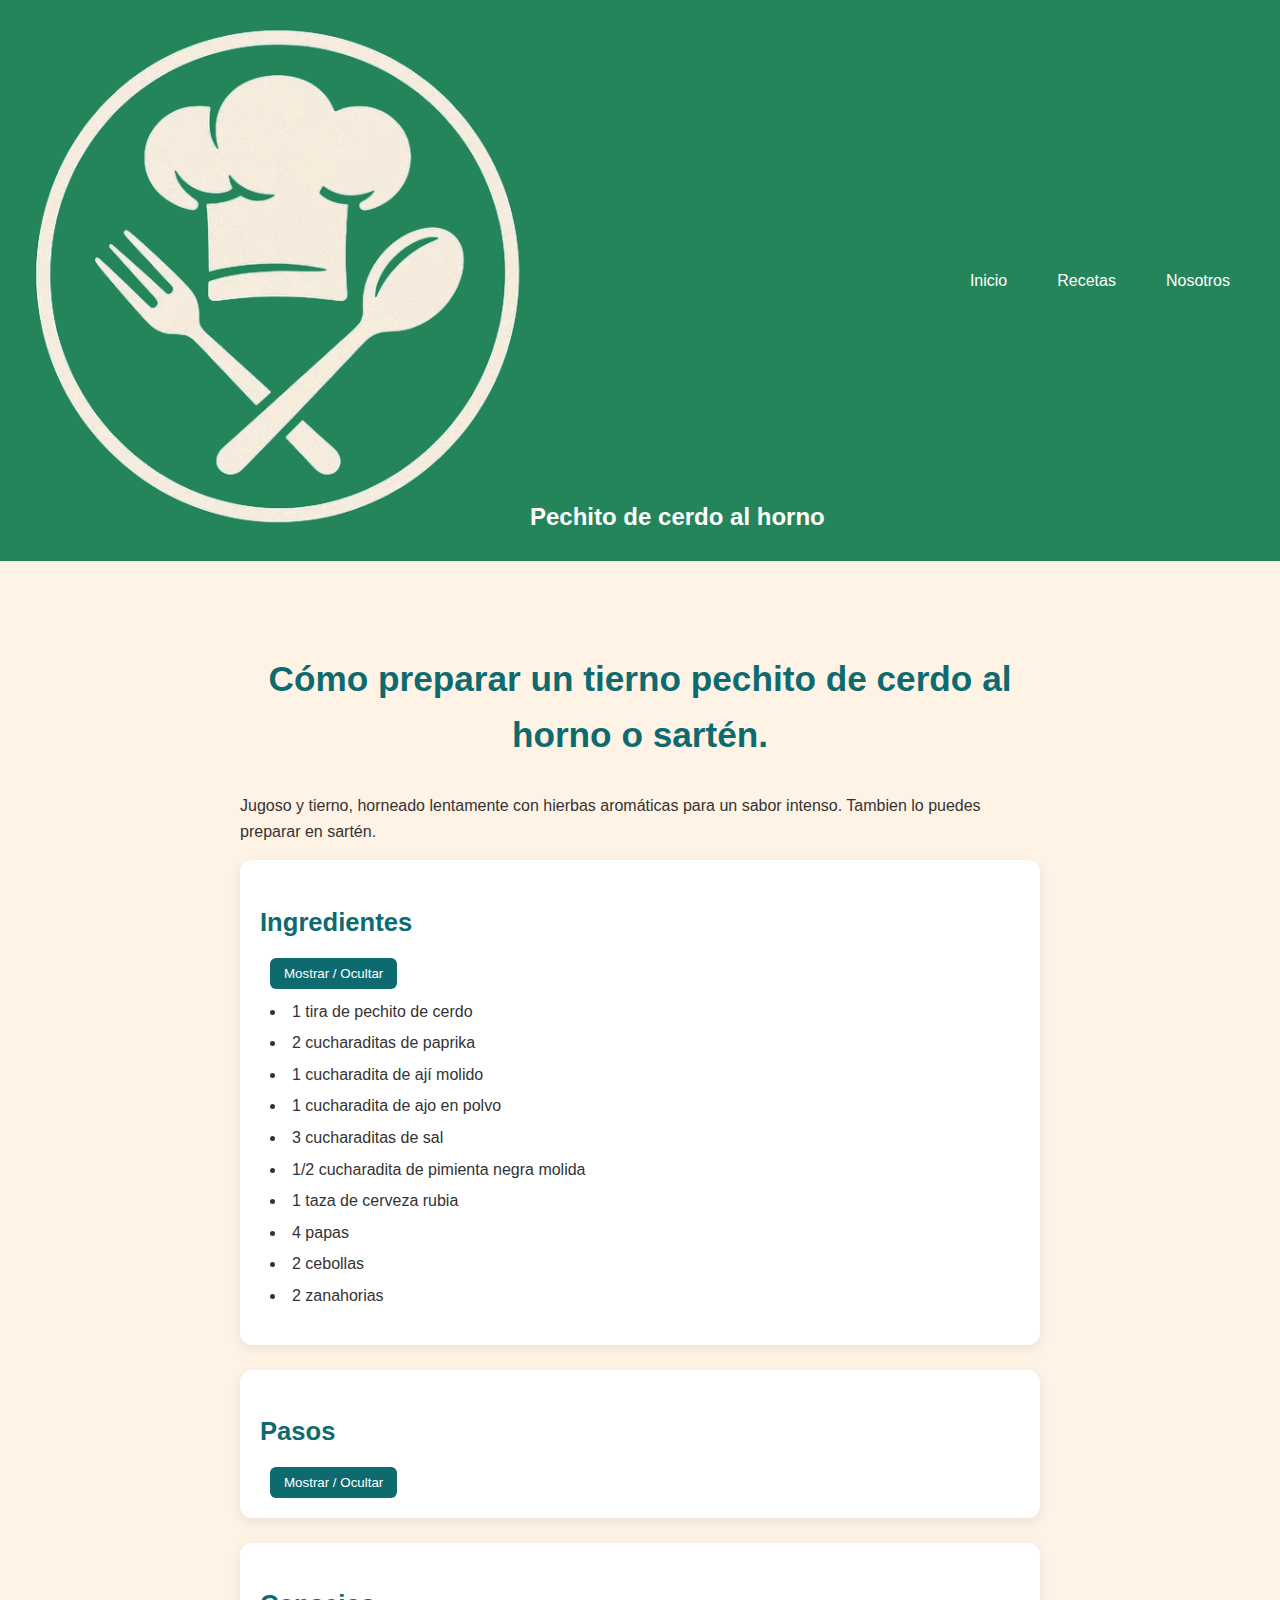
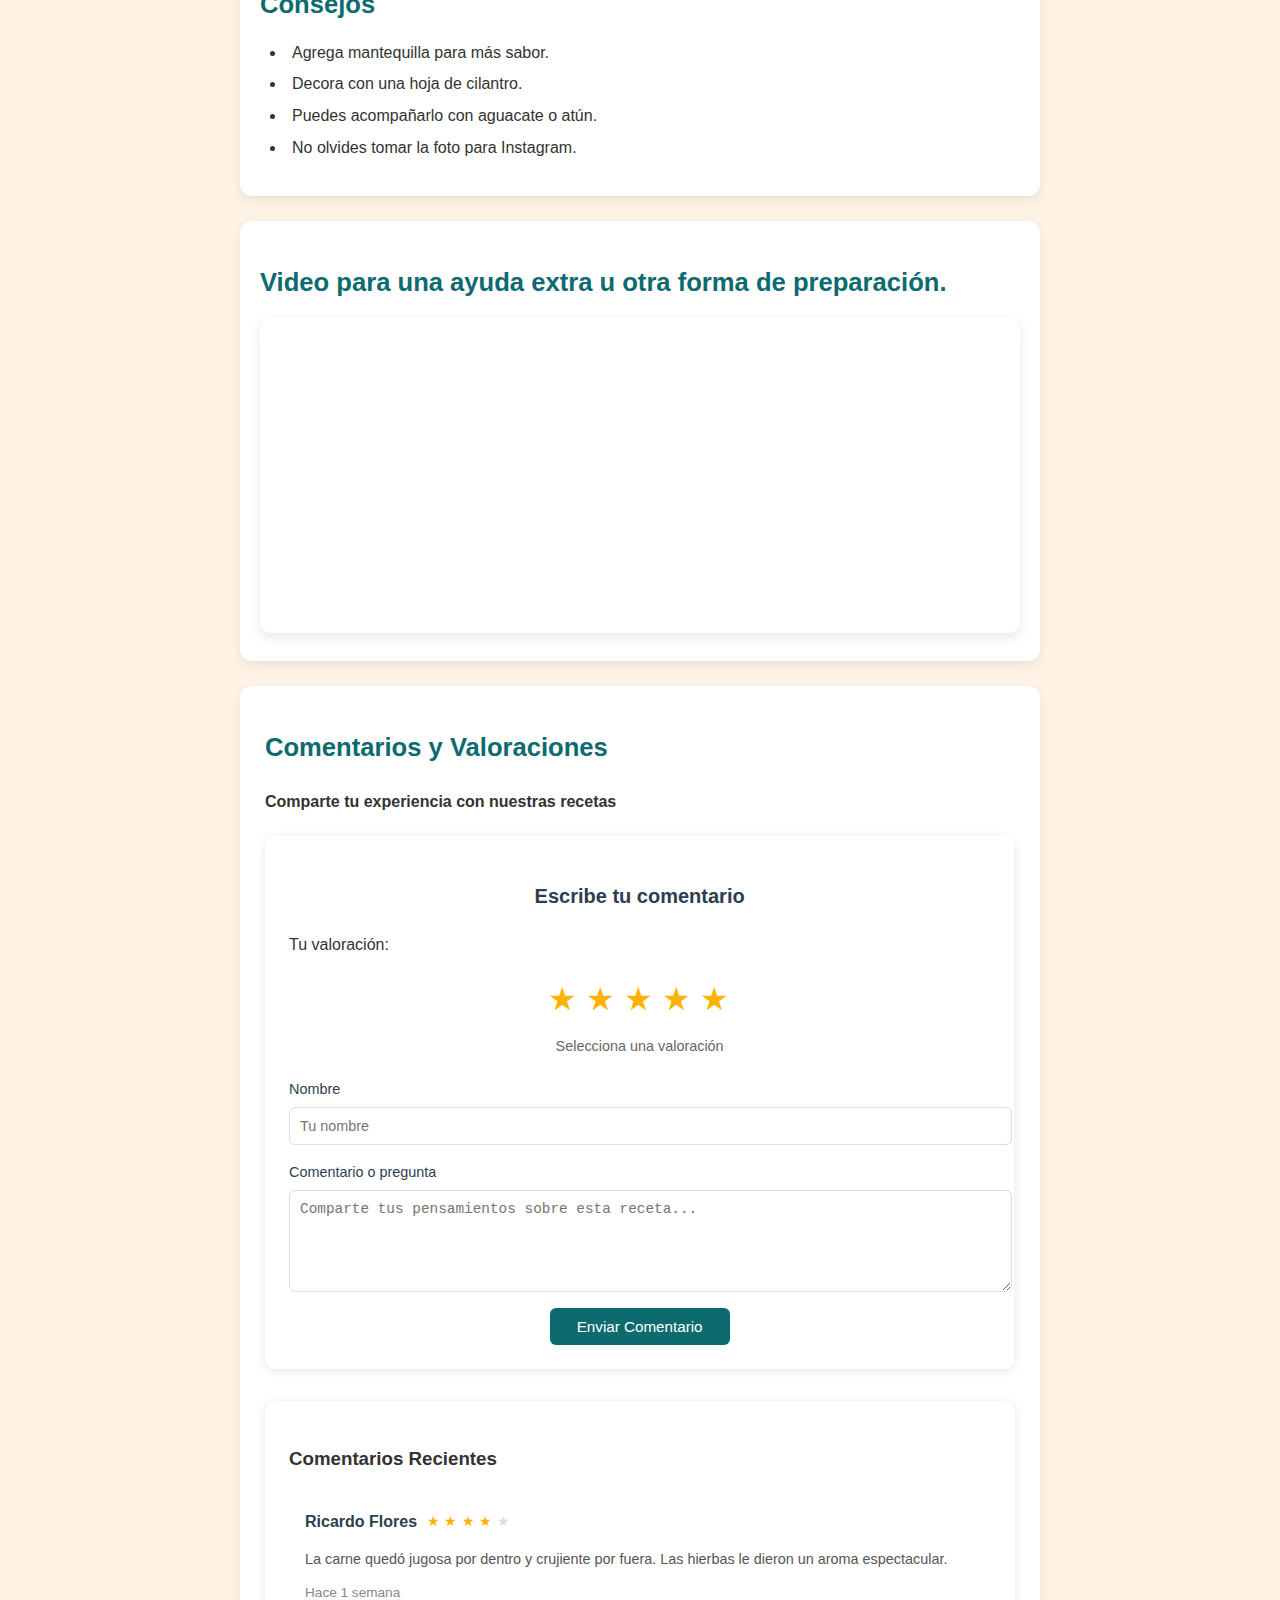
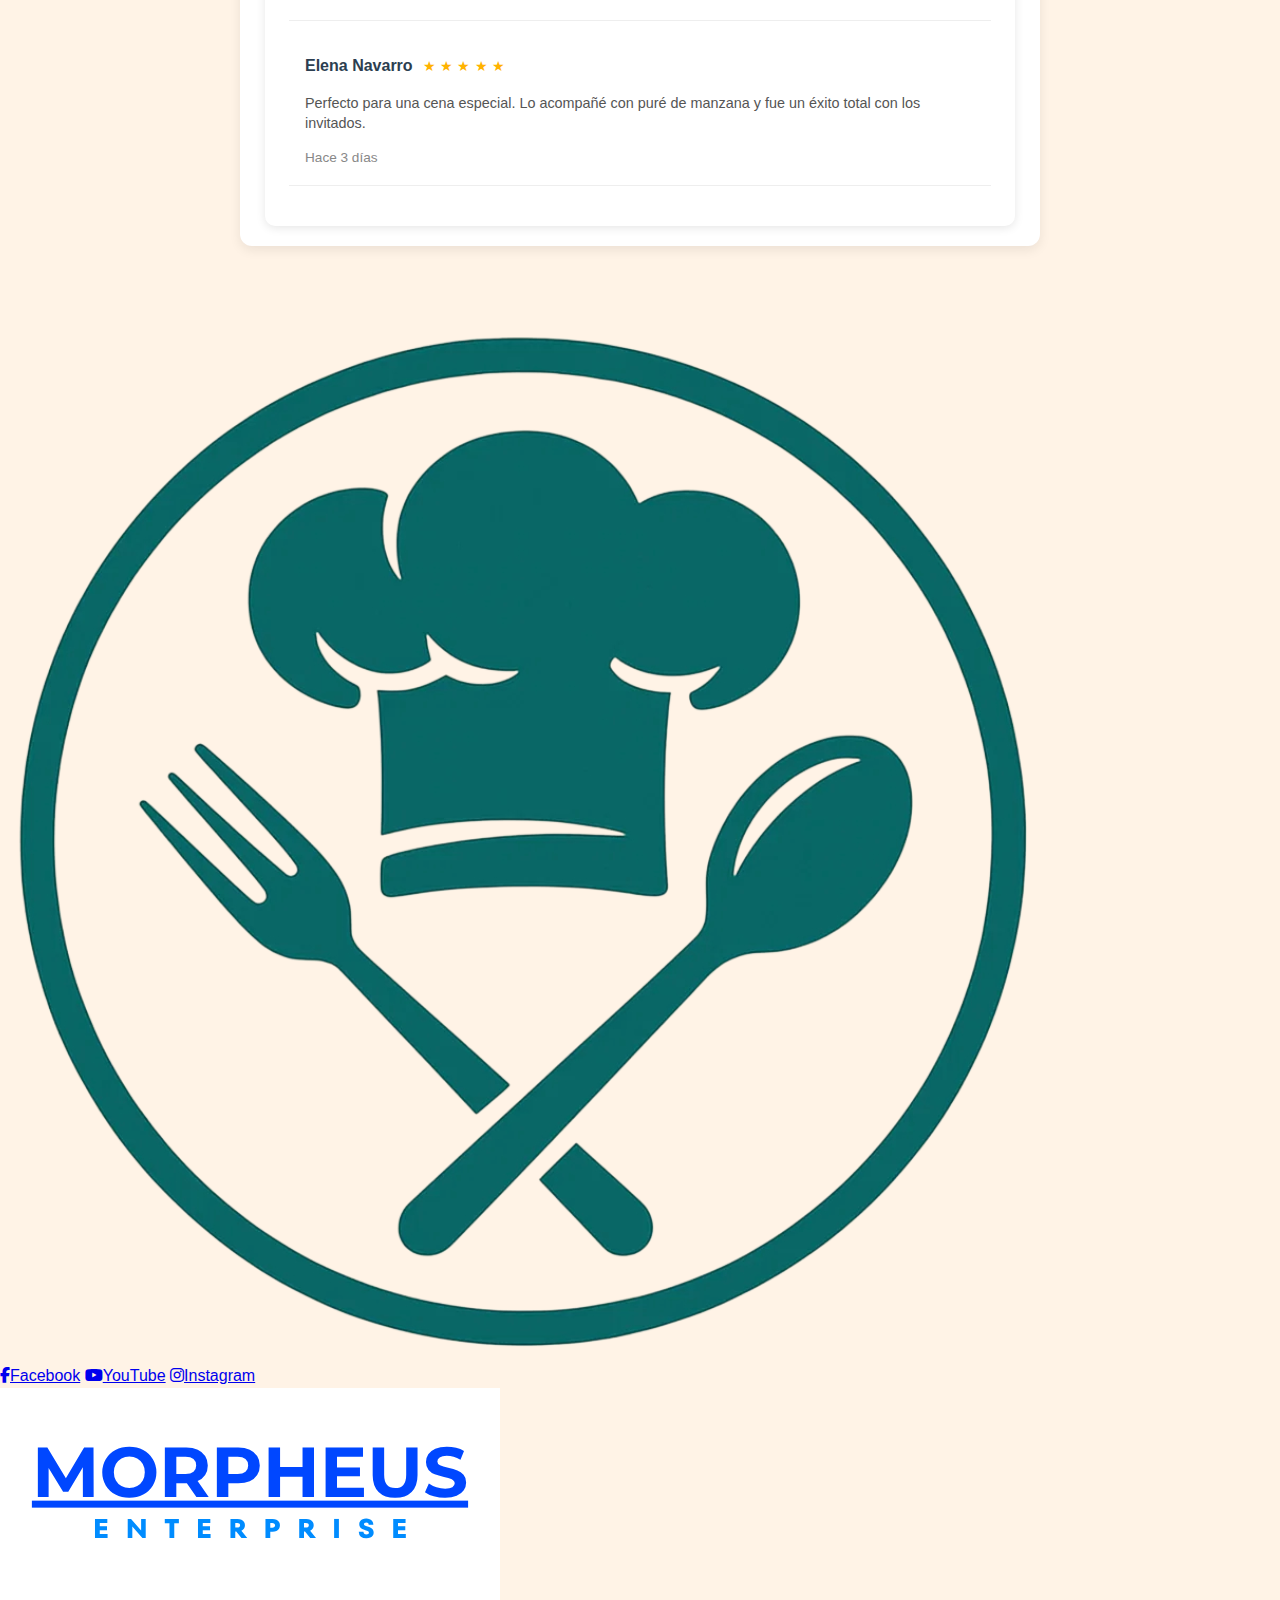
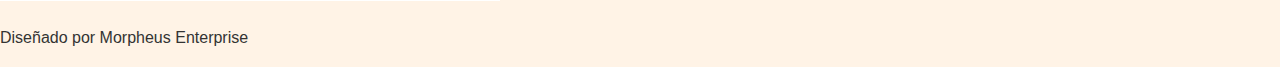
<file: pages/cerdo.html>
<!DOCTYPE html>
<html lang="es">

<head>
    <meta charset="UTF-8">
    <meta name="viewport" content="width=device-width, initial-scale=1.0">
    <title>Pechito de cerdo</title>
    <link href="https://fonts.googleapis.com/css2?family=Poppins&display=swap" rel="stylesheet">
    <!--FAVICON-->
    <link rel="icon" href="/images/transparenticonmini.png">
    <link rel="stylesheet" href="https://cdnjs.cloudflare.com/ajax/libs/font-awesome/6.5.0/css/all.min.css">
    <link rel="stylesheet" href="/css/styles.css">
    <link rel="stylesheet" href="/css/receta1.css">
    <link rel="stylesheet" href="/css/formulario.css">
</head>

<body>
    <header id="header">
        <h1 id="headerTitle"><img src="/images/transparentlogo.png" alt="Icono de la pagina" class="titleIcon">Pechito
            de
            cerdo al horno</h1>
        <nav id="nav">
            <ul class="navList">
                <li class="navItem"><a href="/index.html" id="home">Inicio</a></li>
                <li class="navItem"><a href="/pages/recetas.html" id="recipes">Recetas</a></li>
                <li class="navItem"><a href="/pages/nosotros.html" id="us">Nosotros</a></li>
            </ul>
        </nav>
    </header>
    <main>
        <!--Titulo principal-->
        <h2 id="tituloR1">Cómo preparar un tierno pechito de cerdo al horno o sartén.</h2>
        <p>Jugoso y tierno, horneado lentamente con hierbas aromáticas para un sabor intenso. Tambien lo puedes preparar
            en sartén.</p>
        <!--seccion de los ingredientes-->
        <section id="ingredientes">
            <h2>Ingredientes</h2>
            <button class="toggle-btn" aria-controls="lista-ingredientes" aria-expanded="true">
                Mostrar / Ocultar
            </button>
            <ul id="lista-ingredientes" class="ingredientes-list">
                <li>1 tira de pechito de cerdo</li>
                <li>2 cucharaditas de paprika</li>
                <li>1 cucharadita de ají molido</li>
                <li>1 cucharadita de ajo en polvo</li>
                <li>3 cucharaditas de sal</li>
                <li>1/2 cucharadita de pimienta negra molida</li>
                <li>1 taza de cerveza rubia</li>
                <li>4 papas</li>
                <li>2 cebollas</li>
                <li>2 zanahorias</li>
            </ul>
        </section>
        <!--Pasos-->
        <section id="pasos">
            <h2>Pasos</h2>
            <button class="toggle-btn" aria-controls="lista-pasos" aria-expanded="false">
                Mostrar / Ocultar
            </button>
            <div id="lista-pasos" class="pasos-list" hidden>
                <article class="paso" data-error="No lavar el arroz puede dejarlo arenoso.">
                    <div class="paso-header">
                        <p>Comienza cortando la tira de pechito en dos partes para que entre cómodamente en la placa
                            del horno. Es importante hacerlo entre las costillas, sin atravesar el hueso, para no dañar
                            el filo del cuchillo.</p>
                        <button class="error-btn">Advertencia</button>
                    </div>
                    <p class="mensaje-error" hidden></p>
                    <img src="/images1/cortarCerdo.png" alt="Cortar la carne en partes." class="imagen-paso">
                </article>

                <article class="paso" data-error="Si olvidas la sal, quedará sin sabor.">
                    <div class="paso-header">
                        <p>¿Te preguntas cómo condimentar un pechito de cerdo al horno? Pues bien, en un bowl pequeño
                            mezcla las especias: paprika, ají molido, pimienta negra, ajo en polvo y sal. Remueve bien
                            hasta que se integren.</p>
                        <button class="error-btn">Advertencia</button>
                    </div>
                    <p class="mensaje-error" hidden></p>
                    <img src="/images1/sazonarCerdo.png" alt="Mezclar las especias." class="imagen-paso">
                </article>

                <article class="paso" data-error="No apagar antes ni después.">
                    <div class="paso-header">
                        <p>Unta esta mezcla sobre las piezas de cerdo y embadurna con las manos para que se impregne de
                            forma pareja. Reserva al menos 30 minutos, aunque lo ideal es dejarlo marinar de un día para
                            el otro para que absorba mejor los sabores.</p>
                        <button class="error-btn">Advertencia</button>
                    </div>
                    <p class="mensaje-error" hidden></p>
                    <img src="/images1/untarCerdo.png" alt="Untar la mezcla sobre la carne." class="imagen-paso">
                </article>

                <article class="paso" data-error="No apagar antes ni después.">
                    <div class="paso-header">
                        <p>Lleva las piezas a una sartén caliente o directamente al horno precalentado a 200 °C. Dora
                            por ambos lados, girando cada vez que notes que uno ya está bien caramelizado. Este paso
                            ayuda a mantener la carne jugosa y con buena textura.</p>
                        <button class="error-btn">Advertencia</button>
                    </div>
                    <p class="mensaje-error" hidden></p>
                    <img src="/images1/cerdoSarten.png" alt="Llevar el corte al sartén o al horno." class="imagen-paso">
                </article>

                <article class="paso" data-error="No apagar antes ni después.">
                    <div class="paso-header">
                        <p>Una vez dorado el pechito de cerdo, coloca el cerdo en una placa profunda y añade un buen
                            chorro de cerveza. Acompaña con gajos de papa, cebolla en trozos y, si quieres, zanahorias
                            cortadas en rodajas gruesas. Aromatiza con una rama de romero fresco.</p>
                        <button class="error-btn">Advertencia</button>
                    </div>
                    <p class="mensaje-error" hidden></p>
                    <img src="/images1/cerdoPapas.png" alt="Agregar las papas, cerveza y zanahorias."
                        class="imagen-paso">
                </article>

                <article class="paso" data-error="No apagar antes ni después.">
                    <div class="paso-header">
                        <p>Lleva el pechito de cerdo al horno tierno a 175°C durante unos 45 minutos como tiempo de
                            cocción. Al retirarlo del horno, deja reposar la carne unos 5 minutos para que los jugos se
                            redistribuyan. Sirve inmediatamente, acompañado de la guarnición de papas y cebolla asadas.
                            ¡Buen provecho!</p>
                        <button class="error-btn">Advertencia</button>
                    </div>
                    <p class="mensaje-error" hidden></p>
                    <img src="/images1/cerdoListo.png" alt="Pechito listo para servir." class="imagen-paso">
                </article>
            </div>
        </section>
        <!--consejos-->
        <section id="consejos">
            <h2>Consejos</h2>
            <ul class="consejos-list">
                <li>Agrega mantequilla para más sabor.</li>
                <li>Decora con una hoja de cilantro.</li>
                <li>Puedes acompañarlo con aguacate o atún.</li>
                <li>No olvides tomar la foto para Instagram.</li>
            </ul>
        </section>
        <!--video-->
        <section id="video">
            <h2>Video para una ayuda extra u otra forma de preparación.</h2>
            <iframe width="560" height="315" src="https://www.youtube.com/embed/BBN9Q7ctntI?si=5UmdbKWwM3rMxxWE"
                title="YouTube video player" frameborder="0"
                allow="accelerometer; autoplay; clipboard-write; encrypted-media; gyroscope; picture-in-picture; web-share"
                referrerpolicy="strict-origin-when-cross-origin" allowfullscreen></iframe>
        </section>
        <section id="comentarios">
            <div class="comentarios-container">
                <h2 class="title-h1">Comentarios y Valoraciones</h2>
                <h4 class="title-h4">Comparte tu experiencia con nuestras recetas</h4>

                <!-- Formulario de comentario -->
                <div class="comentario-form">
                    <h3>Escribe tu comentario</h3>

                    <!-- Sistema de valoración con estrellas -->
                    <div class="rating-system">
                        <p class="rating-label">Tu valoración:</p>
                        <div class="stars-container">
                            <div class="stars" id="ratingStars">
                                <span class="star" data-value="1">★</span>
                                <span class="star" data-value="2">★</span>
                                <span class="star" data-value="3">★</span>
                                <span class="star" data-value="4">★</span>
                                <span class="star" data-value="5">★</span>
                            </div>
                            <div class="rating-text" id="ratingText">Selecciona una valoración</div>
                        </div>
                    </div>

                    <!-- Formulario -->
                    <form class="comment-form">
                        <div class="form-group">
                            <label for="nombre">Nombre</label>
                            <input type="text" id="nombre" name="nombre" placeholder="Tu nombre" required>
                        </div>

                        <div class="form-group">
                            <label for="comentario">Comentario o pregunta</label>
                            <textarea id="comentario" name="comentario" rows="5"
                                placeholder="Comparte tus pensamientos sobre esta receta..." required></textarea>
                        </div>

                        <button type="submit" class="submit-btn">Enviar Comentario</button>
                    </form>
                </div>

                <!-- Comentarios existentes (ejemplos) -->
                <div class="comentarios-list">
                    <h3>Comentarios Recientes</h3>

                    <div class="comentario-item">
                        <div class="comentario-header">
                            <span class="comentario-autor">Ricardo Flores</span>
                            <div class="comentario-rating">
                                <span class="star filled">★</span>
                                <span class="star filled">★</span>
                                <span class="star filled">★</span>
                                <span class="star filled">★</span>
                                <span class="star">★</span>
                            </div>
                        </div>
                        <p class="comentario-text">La carne quedó jugosa por dentro y crujiente por fuera. Las hierbas
                            le dieron un aroma espectacular.</p>
                        <span class="comentario-fecha">Hace 1 semana</span>
                    </div>

                    <div class="comentario-item">
                        <div class="comentario-header">
                            <span class="comentario-autor">Elena Navarro</span>
                            <div class="comentario-rating">
                                <span class="star filled">★</span>
                                <span class="star filled">★</span>
                                <span class="star filled">★</span>
                                <span class="star filled">★</span>
                                <span class="star filled">★</span>
                            </div>
                        </div>
                        <p class="comentario-text">Perfecto para una cena especial. Lo acompañé con puré de manzana y
                            fue un éxito total con los invitados.</p>
                        <span class="comentario-fecha">Hace 3 días</span>
                    </div>
                </div>
            </div>
        </section>
    </main>

    <footer id="footer">
        <div class="containerFooter">
            <div class="footerLeft">
                <img src="/images/transparentseclogo.png" alt="Logo sabor del dia" class="footerLogo">
                <div class="socialLinks">
                    <a target="_blank" href="https://www.facebook.com/henrycavill"><i
                            class="fab fa-facebook-f"></i>Facebook</a>
                    <a target="_blank" href="https://www.youtube.com/"><i class="fab fa-youtube"></i>YouTube</a>
                    <a target="_blank" href="https://www.instagram.com/henrycavill/"><i
                            class="fab fa-instagram"></i>Instagram</a>
                </div>
            </div>
            <div class="footerRight">
                <img src="/images/morpheusLogo.png" alt="Logo Morpheus" class="morpheusLogo">
                <p class="credit">Diseñado por Morpheus Enterprise</p>
            </div>
        </div>
    </footer>
    <script src="/js/receta1.js"></script>
</body>

</html>
</file>
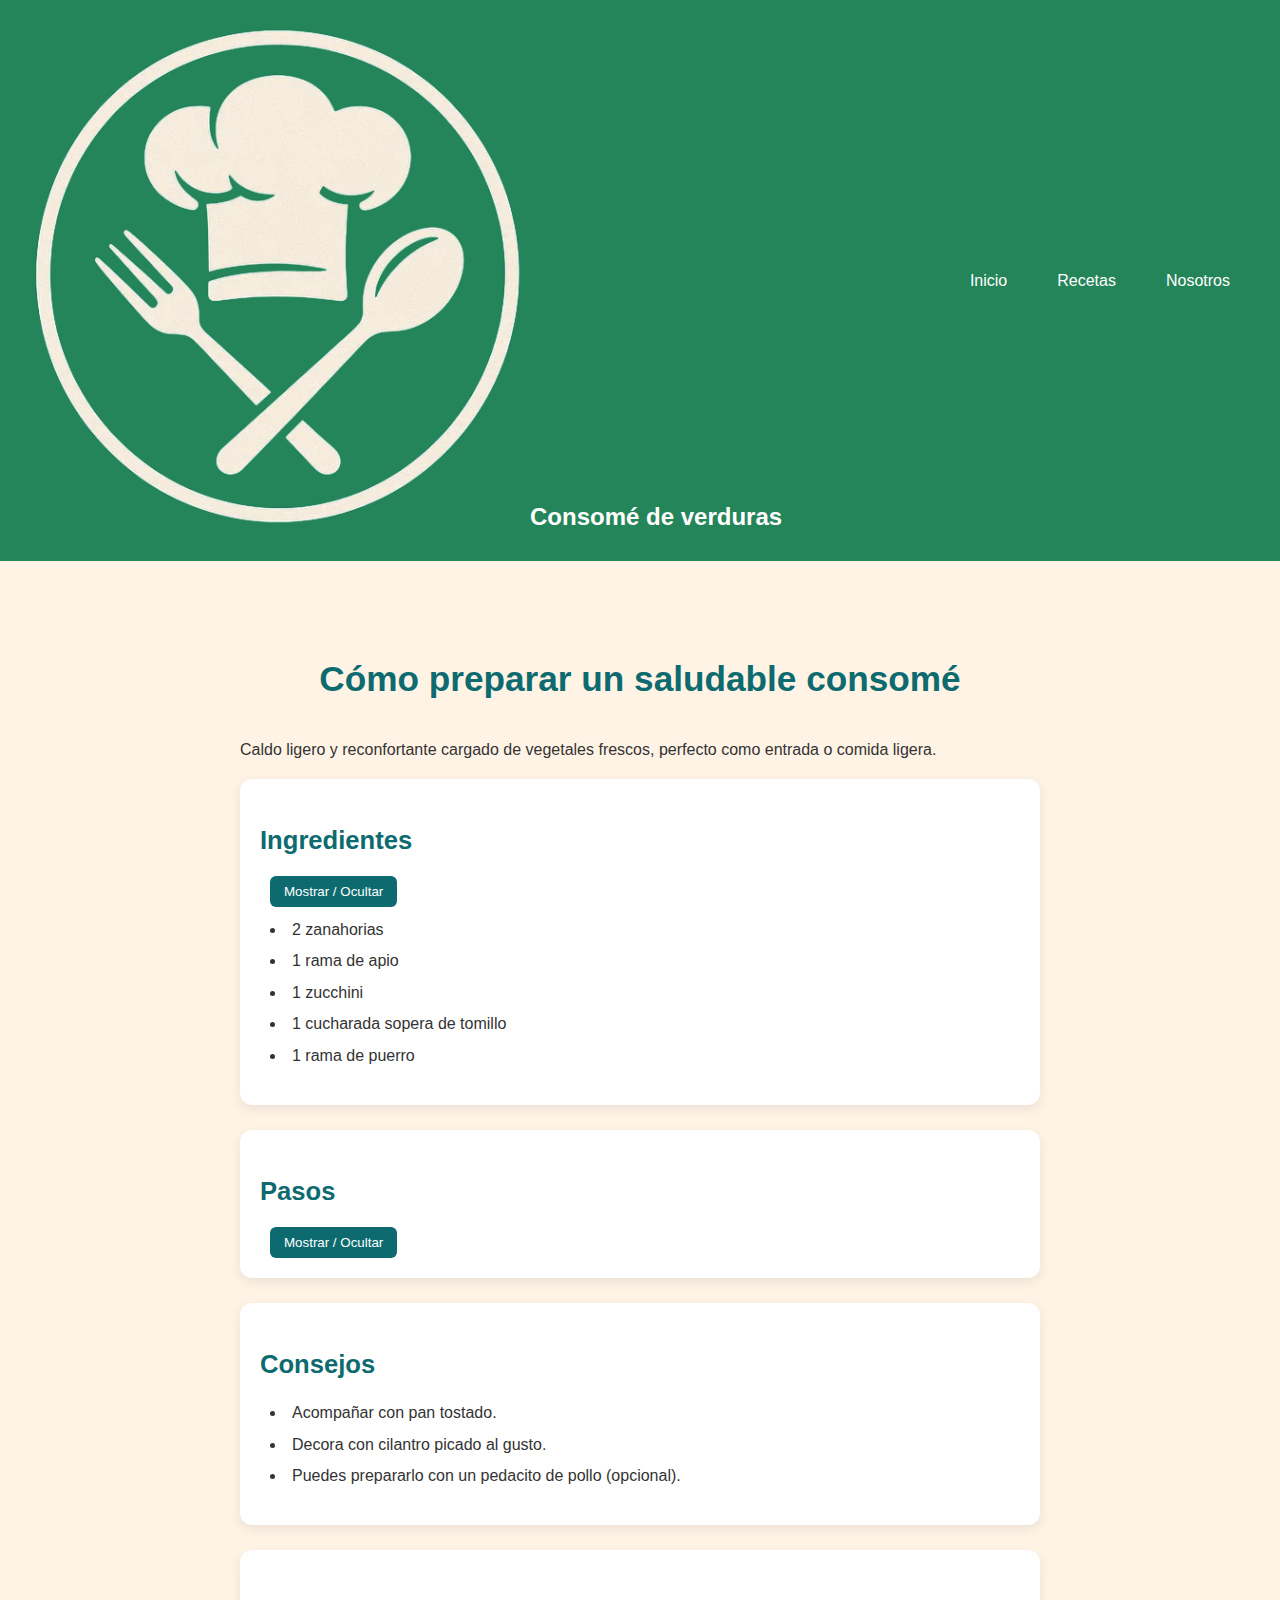
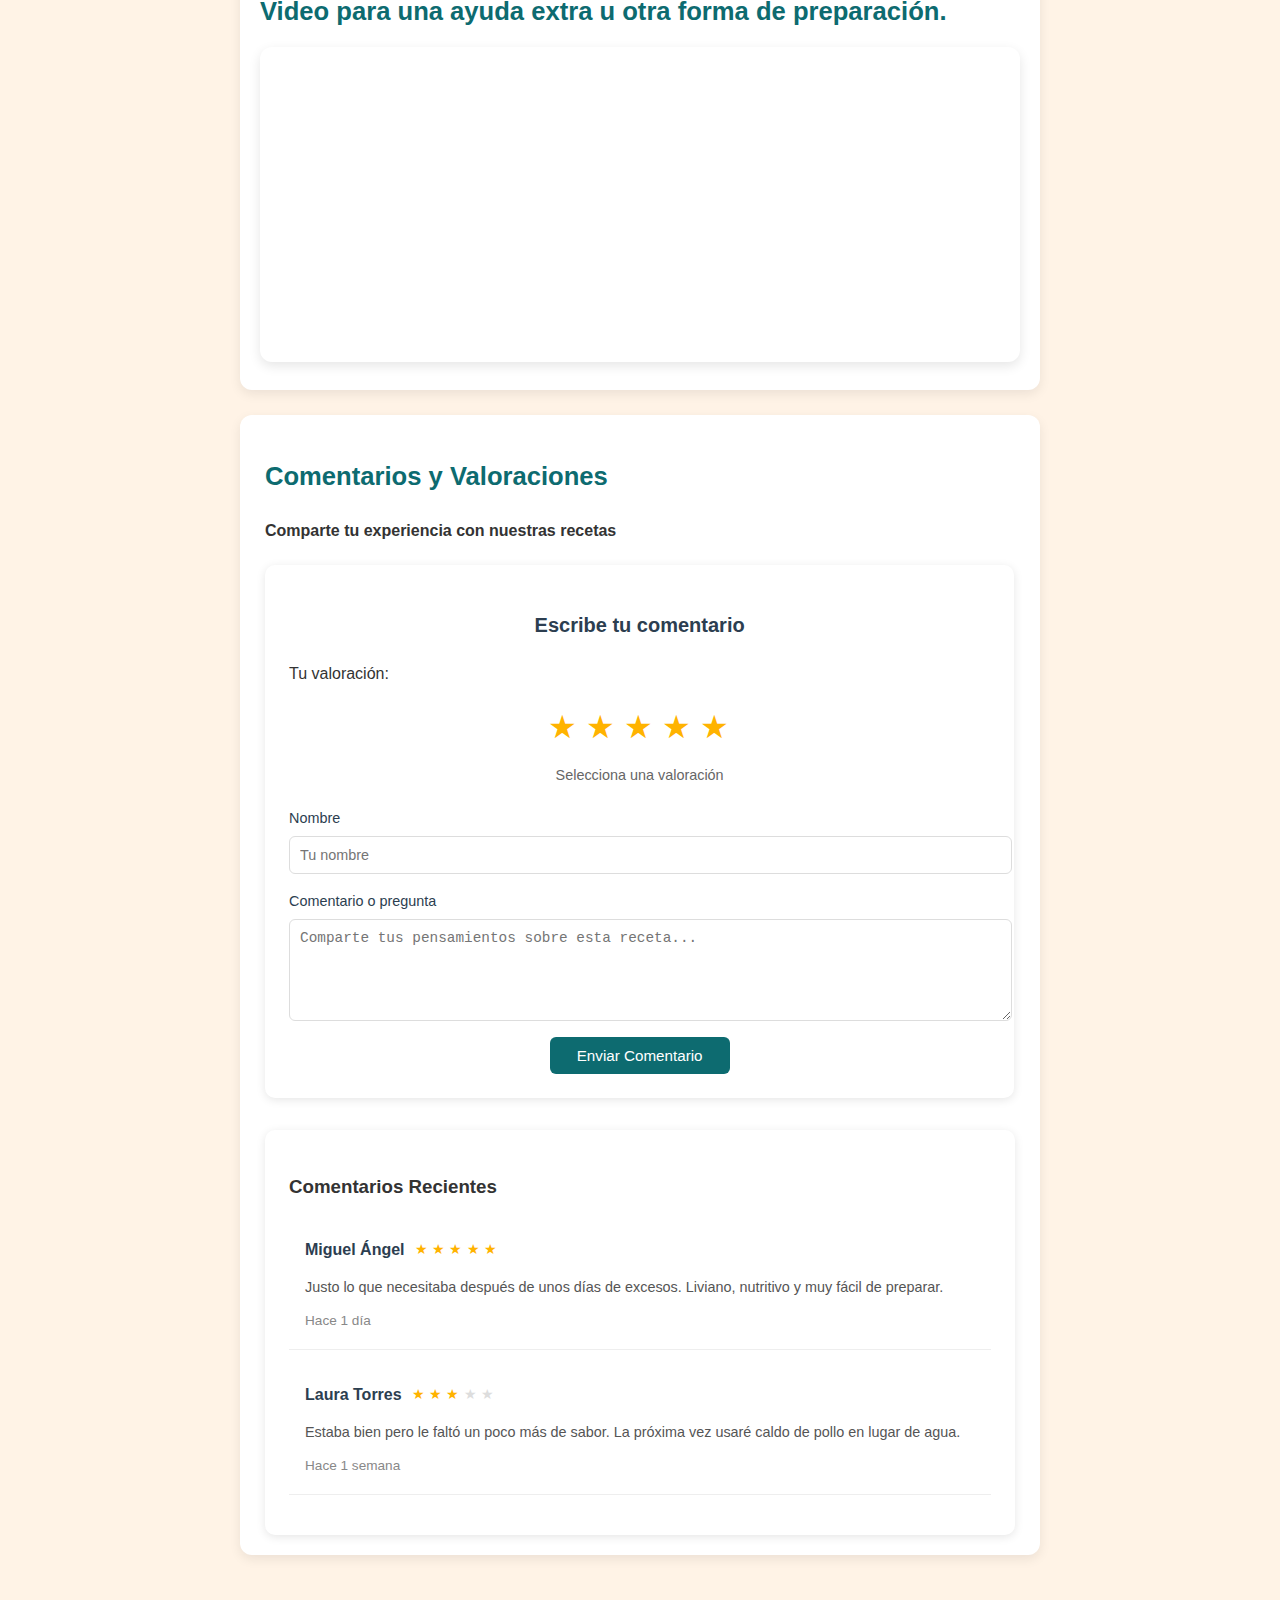
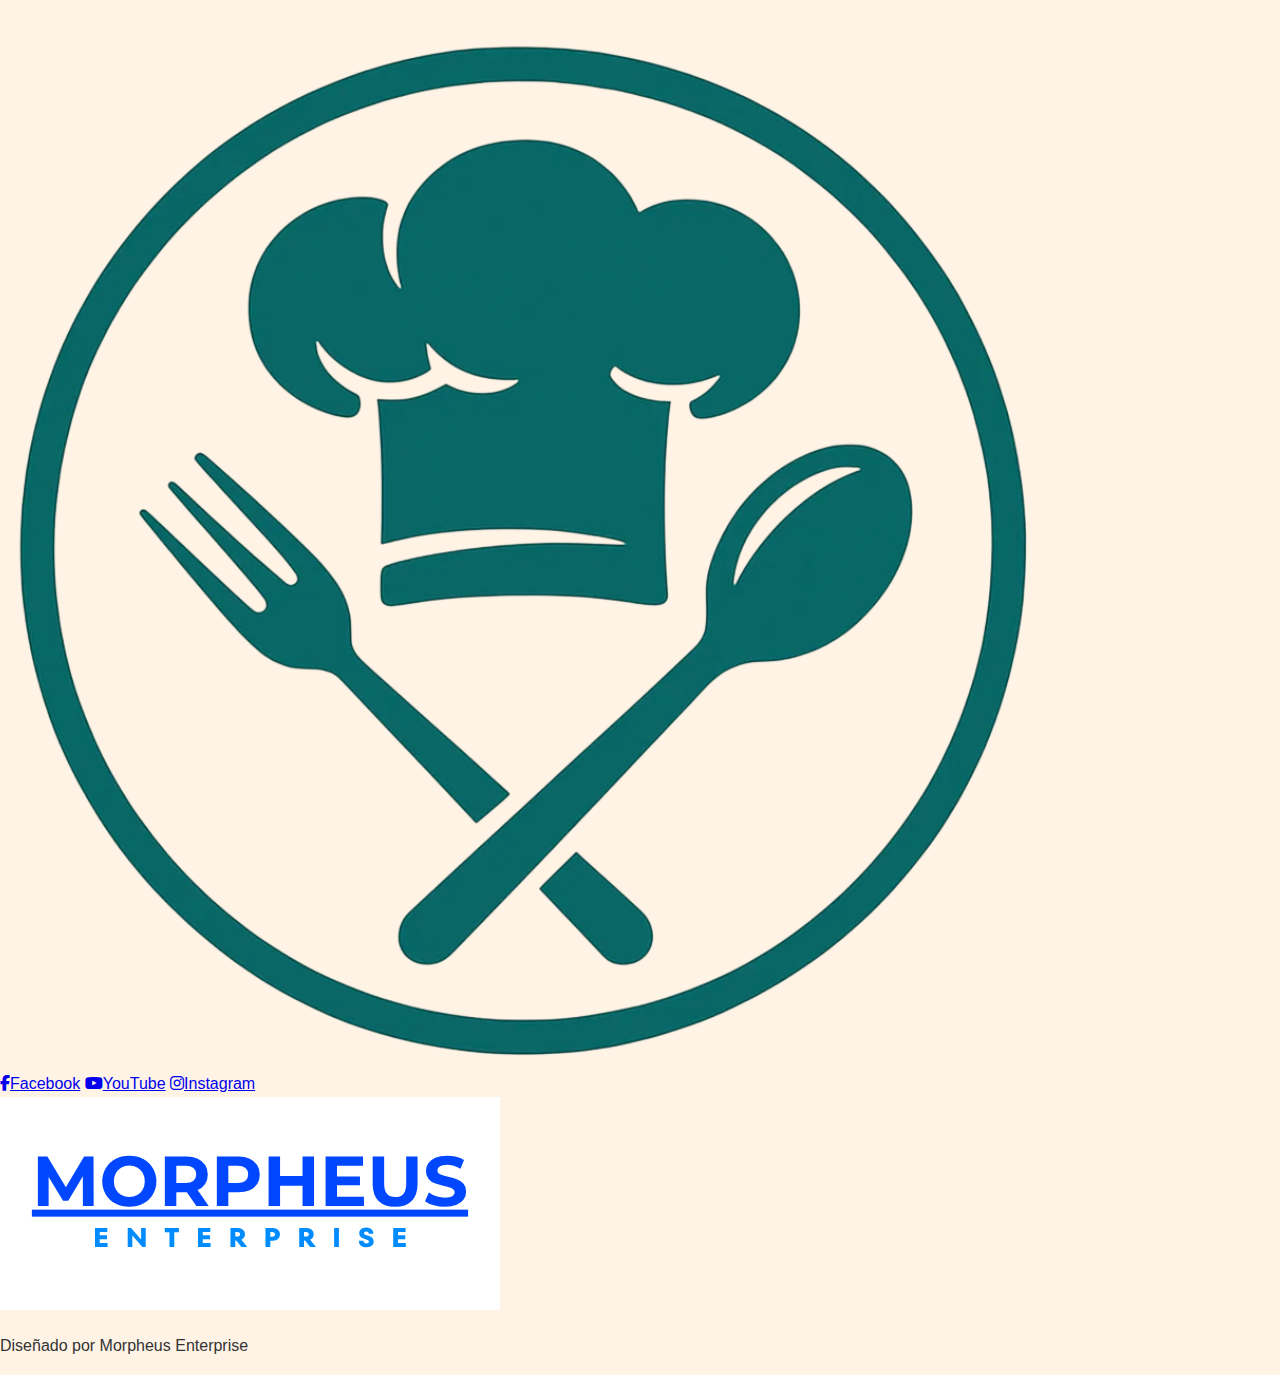
<file: pages/consome.html>
<!DOCTYPE html>
<html lang="es">

<head>
    <meta charset="UTF-8">
    <meta name="viewport" content="width=device-width, initial-scale=1.0">
    <title>Consomé de verduras</title>
    <link href="https://fonts.googleapis.com/css2?family=Poppins&display=swap" rel="stylesheet">
    <!--FAVICON-->
    <link rel="icon" href="/images/transparenticonmini.png">
    <link rel="stylesheet" href="https://cdnjs.cloudflare.com/ajax/libs/font-awesome/6.5.0/css/all.min.css">
    <link rel="stylesheet" href="/css/styles.css">
    <link rel="stylesheet" href="/css/receta1.css">
    <link rel="stylesheet" href="/css/formulario.css">

</head>

<body>
    <header id="header">
        <h1 id="headerTitle"><img src="/images/transparentlogo.png" alt="Icono de la pagina" class="titleIcon">Consomé
            de verduras</h1>
        <nav id="nav">
            <ul class="navList">
                <li class="navItem"><a href="/index.html" id="home">Inicio</a></li>
                <li class="navItem"><a href="/pages/recetas.html" id="recipes">Recetas</a></li>
                <li class="navItem"><a href="/pages/nosotros.html" id="us">Nosotros</a></li>
            </ul>
        </nav>
    </header>
    <main>
        <!--Titulo principal-->
        <h2 id="tituloR1">Cómo preparar un saludable consomé</h2>
        <p>Caldo ligero y reconfortante cargado de vegetales frescos, perfecto como entrada o comida ligera.</p>
        <!--seccion de los ingredientes-->
        <section id="ingredientes">
            <h2>Ingredientes</h2>
            <button class="toggle-btn" aria-controls="lista-ingredientes" aria-expanded="true">
                Mostrar / Ocultar
            </button>
            <ul id="lista-ingredientes" class="ingredientes-list">
                <li>2 zanahorias</li>
                <li>1 rama de apio</li>
                <li>1 zucchini</li>
                <li>1 cucharada sopera de tomillo</li>
                <li>1 rama de puerro</li>
            </ul>
        </section>
        <!--Pasos-->
        <section id="pasos">
            <h2>Pasos</h2>
            <button class="toggle-btn" aria-controls="lista-pasos" aria-expanded="false">
                Mostrar / Ocultar
            </button>
            <div id="lista-pasos" class="pasos-list" hidden>
                <article class="paso" data-error="Verifica que las verduras estén en buen estado y frescas.">
                    <div class="paso-header">
                        <p>El primer paso para hacer esta sencilla receta de consomé de verduras es preparar los
                            vegetales. Pela y corta la zanahoria en rodajas, lava el apio y corta el tallo en rodajas.
                            Haz lo mismo con el puerro y lava y corta en cubos el zucchini. Puedes incluir tantos como
                            tengas en tu heladera, como calabaza, tomate, cebolla o pimiento.</p>
                        <button class="error-btn">Sugerencia</button>
                    </div>
                    <p class="mensaje-error" hidden></p>
                    <img src="/images1/verdurasConsome.png" alt="Picar los vegetales para el consomé."
                        class="imagen-paso">
                </article>

                <article class="paso" data-error="Añade las verduras de acuerdo al tiempo de cocción de cada una.">
                    <div class="paso-header">
                        <p>Cocina los vegetales en abundante líquido junto con el tomillo. Si prefieres usar otras
                            especias, puedes incluir orégano, albahaca o laurel. Tapa y cocina por unos 30 minutos o
                            hasta que las verduras estén tiernas.</p>
                        <button class="error-btn">Sugerencia</button>
                    </div>
                    <p class="mensaje-error" hidden></p>
                    <img src="/images1/cocinarConsome.png" alt="Cocinar los vegetales." class="imagen-paso">
                </article>

                <article class="paso" data-error="Verifica el sabor y ajusta la sal si es necesario">
                    <div class="paso-header">
                        <p>Sirve tu consomé de verduras bien caliente. ¡A comer! Cuéntanos si lo pruebas.</p>
                        <button class="error-btn">Sugerencia</button>
                    </div>
                    <p class="mensaje-error" hidden></p>
                    <img src="/images1/consomeListo.png" alt="Consomé listo para servir." class="imagen-paso">
                </article>
            </div>
        </section>
        <!--consejos-->
        <section id="consejos">
            <h2>Consejos</h2>
            <ul class="consejos-list">
                <li>Acompañar con pan tostado.</li>
                <li>Decora con cilantro picado al gusto.</li>
                <li>Puedes prepararlo con un pedacito de pollo (opcional).</li>
            </ul>
        </section>
        <!--video-->
        <section id="video">
            <h2>Video para una ayuda extra u otra forma de preparación.</h2>
            <iframe width="560" height="315" src="https://www.youtube.com/embed/LcUwlIhT-3Q?si=JyHJwNCb99X3NZHq"
                title="YouTube video player" frameborder="0"
                allow="accelerometer; autoplay; clipboard-write; encrypted-media; gyroscope; picture-in-picture; web-share"
                referrerpolicy="strict-origin-when-cross-origin" allowfullscreen></iframe>
        </section>
        <section id="comentarios">
            <div class="comentarios-container">
                <h2 class="title-h1">Comentarios y Valoraciones</h2>
                <h4 class="title-h4">Comparte tu experiencia con nuestras recetas</h4>

                <!-- Formulario de comentario -->
                <div class="comentario-form">
                    <h3>Escribe tu comentario</h3>

                    <!-- Sistema de valoración con estrellas -->
                    <div class="rating-system">
                        <p class="rating-label">Tu valoración:</p>
                        <div class="stars-container">
                            <div class="stars" id="ratingStars">
                                <span class="star" data-value="1">★</span>
                                <span class="star" data-value="2">★</span>
                                <span class="star" data-value="3">★</span>
                                <span class="star" data-value="4">★</span>
                                <span class="star" data-value="5">★</span>
                            </div>
                            <div class="rating-text" id="ratingText">Selecciona una valoración</div>
                        </div>
                    </div>

                    <!-- Formulario -->
                    <form class="comment-form">
                        <div class="form-group">
                            <label for="nombre">Nombre</label>
                            <input type="text" id="nombre" name="nombre" placeholder="Tu nombre" required>
                        </div>

                        <div class="form-group">
                            <label for="comentario">Comentario o pregunta</label>
                            <textarea id="comentario" name="comentario" rows="5"
                                placeholder="Comparte tus pensamientos sobre esta receta..." required></textarea>
                        </div>

                        <button type="submit" class="submit-btn">Enviar Comentario</button>
                    </form>
                </div>

                <!-- Comentarios existentes (ejemplos) -->
                <div class="comentarios-list">
                    <h3>Comentarios Recientes</h3>

                    <div class="comentario-item">
                        <div class="comentario-header">
                            <span class="comentario-autor">Miguel Ángel</span>
                            <div class="comentario-rating">
                                <span class="star filled">★</span>
                                <span class="star filled">★</span>
                                <span class="star filled">★</span>
                                <span class="star filled">★</span>
                                <span class="star filled">★</span>
                            </div>
                        </div>
                        <p class="comentario-text">Justo lo que necesitaba después de unos días de excesos. Liviano,
                            nutritivo y muy fácil de preparar.</p>
                        <span class="comentario-fecha">Hace 1 día</span>
                    </div>

                    <div class="comentario-item">
                        <div class="comentario-header">
                            <span class="comentario-autor">Laura Torres</span>
                            <div class="comentario-rating">
                                <span class="star filled">★</span>
                                <span class="star filled">★</span>
                                <span class="star filled">★</span>
                                <span class="star">★</span>
                                <span class="star">★</span>
                            </div>
                        </div>
                        <p class="comentario-text">Estaba bien pero le faltó un poco más de sabor. La próxima vez usaré
                            caldo de pollo en lugar de agua.</p>
                        <span class="comentario-fecha">Hace 1 semana</span>
                    </div>
                </div>
            </div>
        </section>
    </main>

    <footer id="footer">
        <div class="containerFooter">
            <div class="footerLeft">
                <img src="/images/transparentseclogo.png" alt="Logo sabor del dia" class="footerLogo">
                <div class="socialLinks">
                    <a target="_blank" href="https://www.facebook.com/henrycavill"><i
                            class="fab fa-facebook-f"></i>Facebook</a>
                    <a target="_blank" href="https://www.youtube.com/"><i class="fab fa-youtube"></i>YouTube</a>
                    <a target="_blank" href="https://www.instagram.com/henrycavill/"><i
                            class="fab fa-instagram"></i>Instagram</a>
                </div>
            </div>
            <div class="footerRight">
                <img src="/images/morpheusLogo.png" alt="Logo Morpheus" class="morpheusLogo">
                <p class="credit">Diseñado por Morpheus Enterprise</p>
            </div>
        </div>
    </footer>
    <script src="/js/receta1.js"></script>
</body>

</html>
</file>
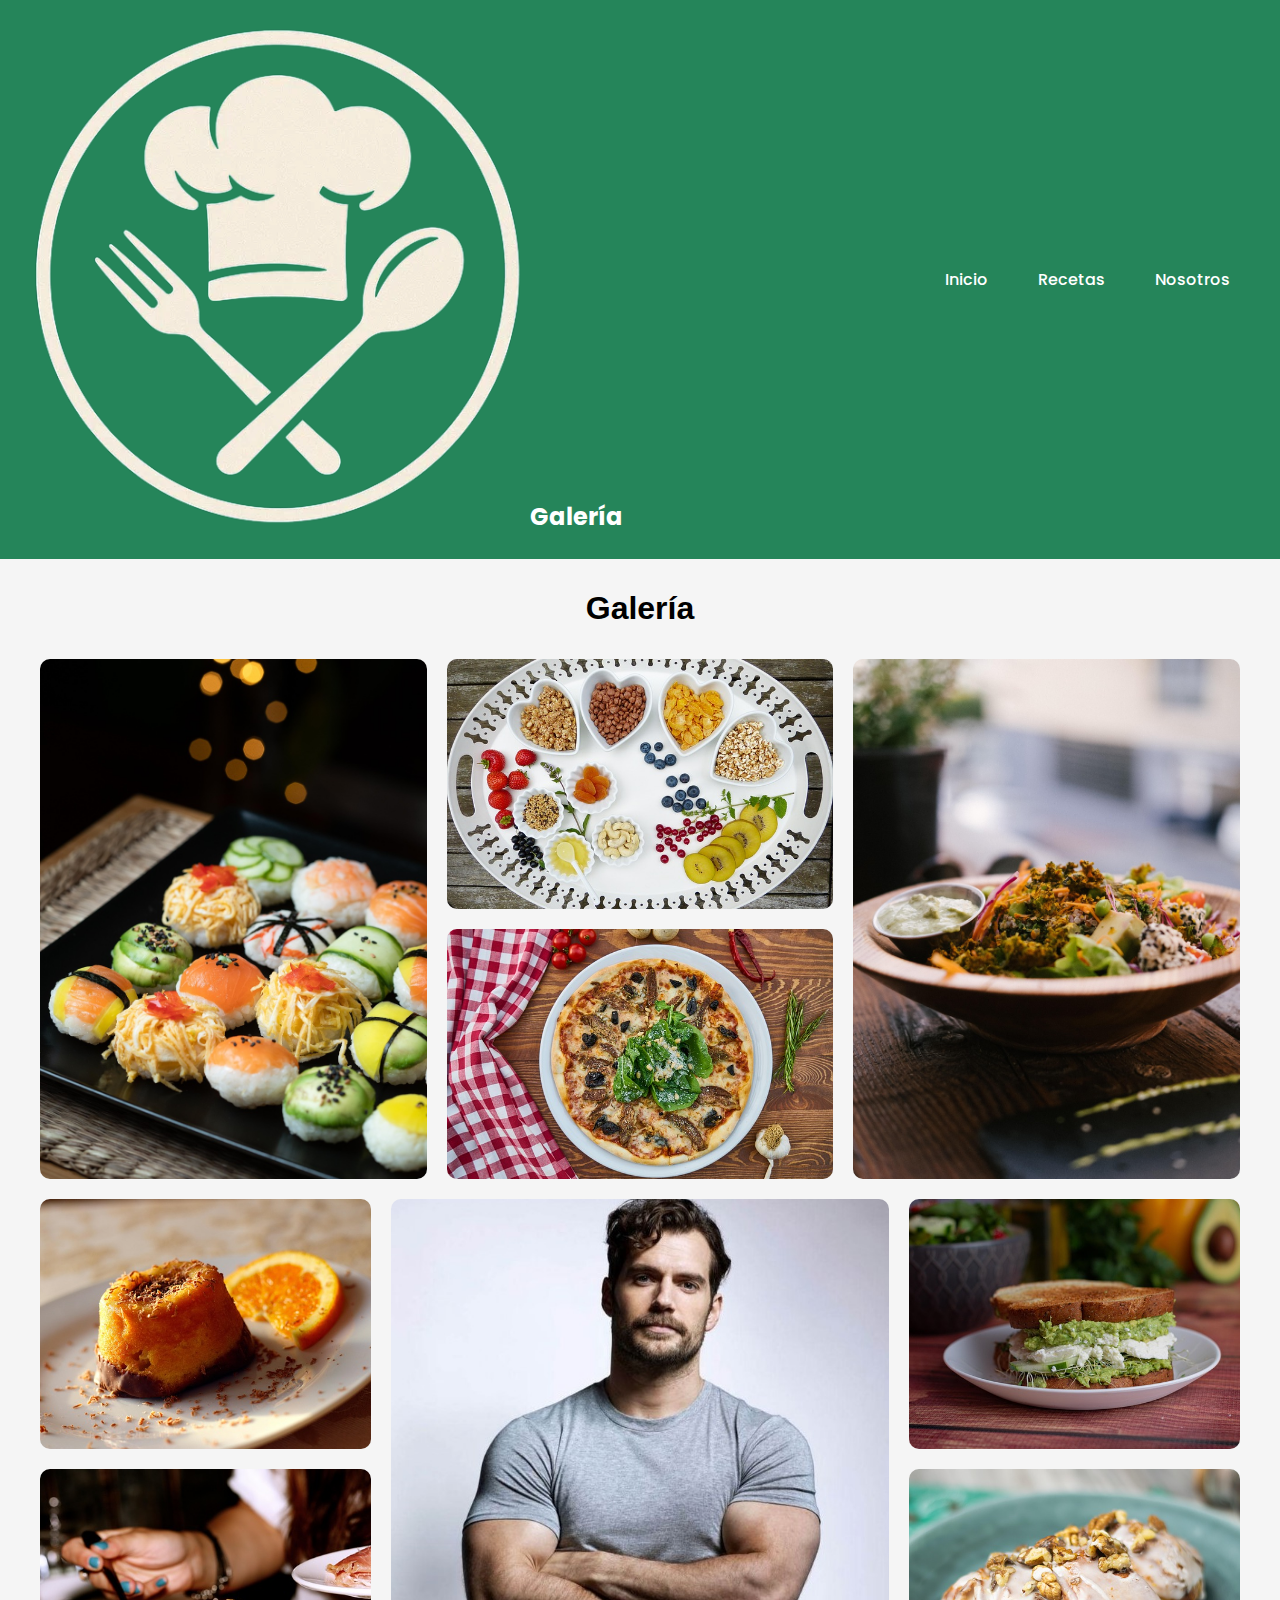
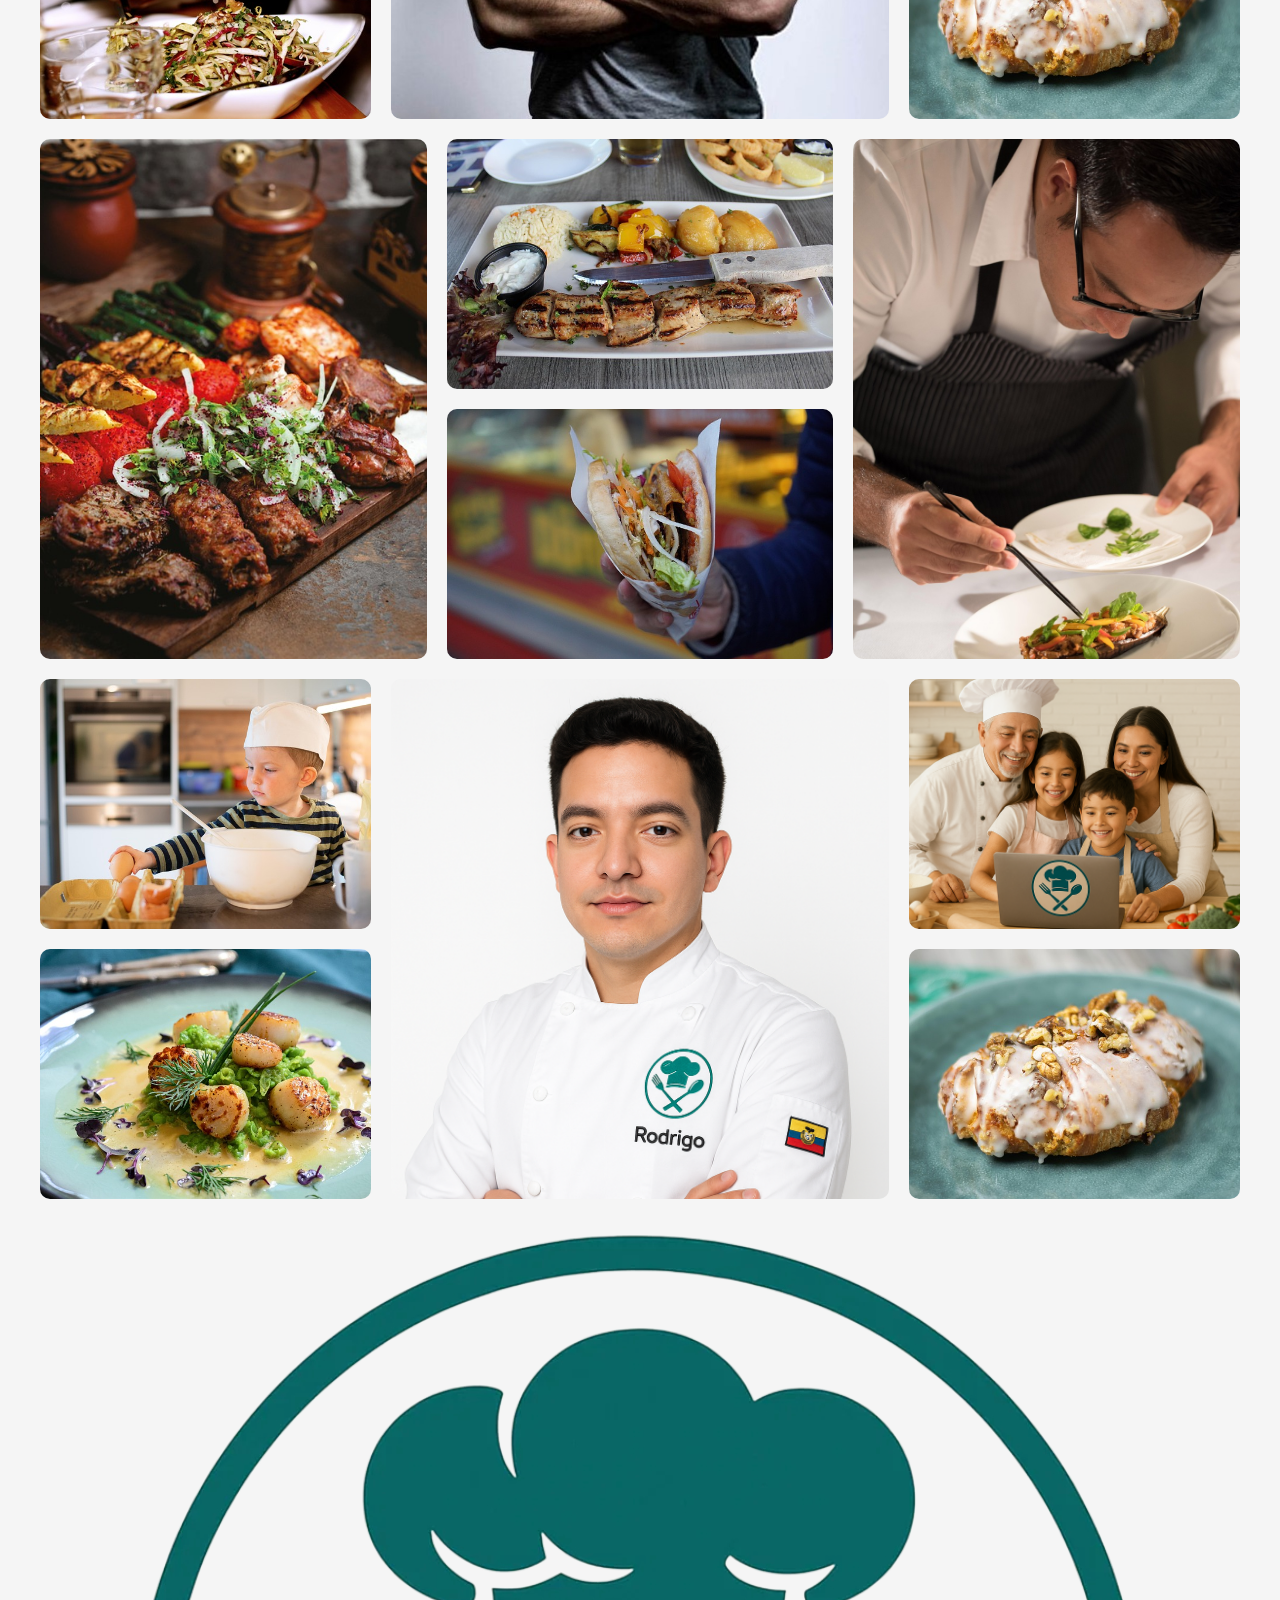
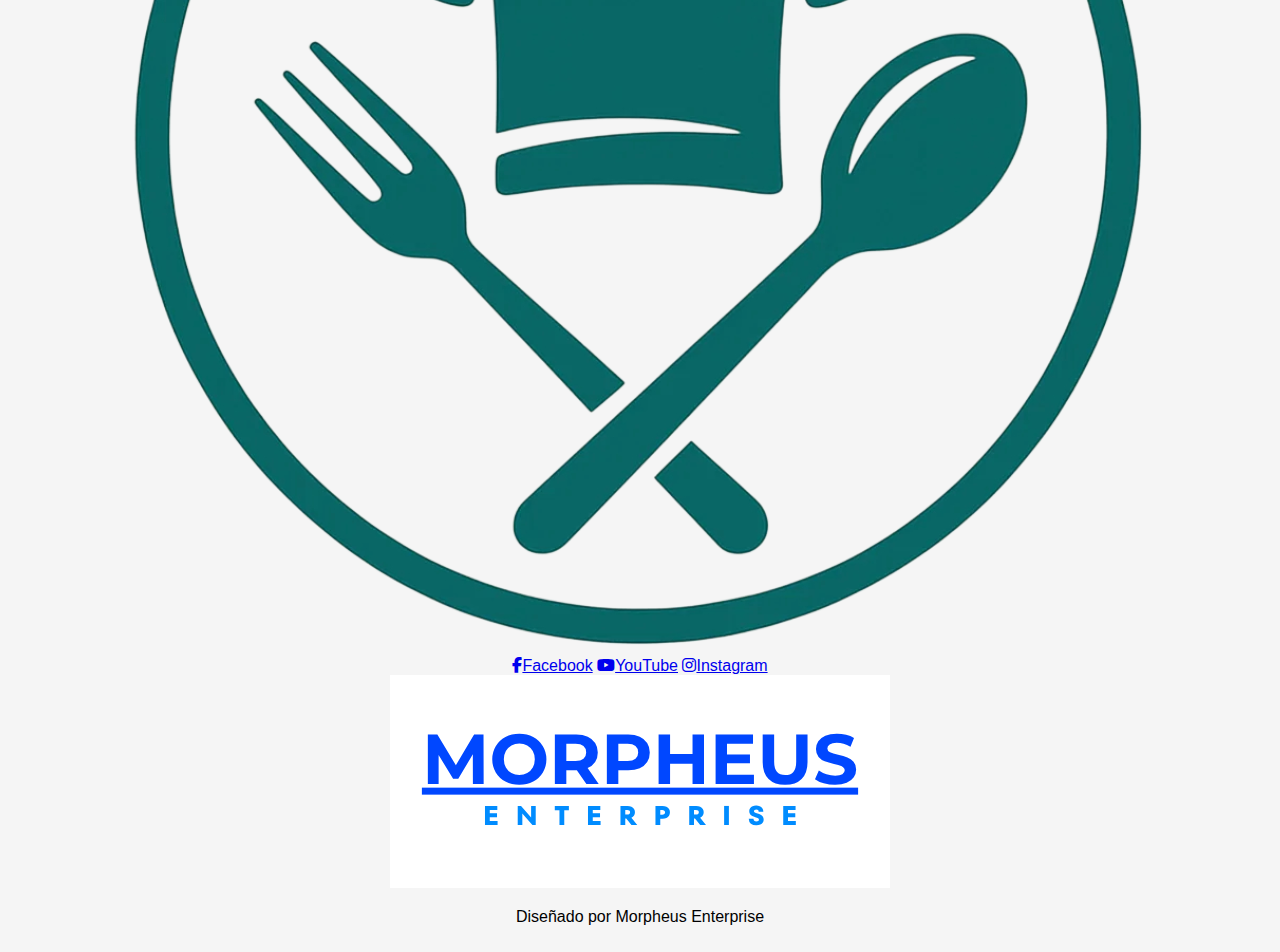
<file: pages/galeria.html>
<!DOCTYPE html>
<html lang="es">

<head>
    <meta charset="UTF-8">
    <meta name="viewport" content="width=device-width, initial-scale=1.0">
    <title>Nosotros</title>
    <link href="https://fonts.googleapis.com/css2?family=Poppins&display=swap" rel="stylesheet">
    <!--FAVICON-->
    <link rel="icon" href="/images/transparenticonmini.png">
    <link rel="stylesheet" href="https://cdnjs.cloudflare.com/ajax/libs/font-awesome/6.5.0/css/all.min.css">
    <link rel="stylesheet" href="/css/styles.css">
    <link rel="stylesheet" href="/css/galeria.css">
</head>

<body>
    <header id="header">
        <h1 id="headerTitle"><img src="/images/transparentlogo.png" alt="Icono de la pagina" class="titleIcon">Galería
        </h1>
        <nav id="nav">
            <ul class="navList">
                <li class="navItem"><a href="/index.html" id="home">Inicio</a></li>
                <li class="navItem"><a href="/pages/recetas.html" id="recipes">Recetas</a></li>
                <li class="navItem"><a href="/pages/nosotros.html" id="aboutus">Nosotros</a></li>
            </ul>
        </nav>
    </header>

    <section>
        <h1>Galería</h1>


        <section>
        
        <div class="gallery layout-1">
            <img src="/images/sushiballs.jpg" alt="Alta Izquierda">
            <img src="/images/vandeja.jpg" alt="Pequeña Centro Arriba">
            <img src="/images/pizza-custom.jpg" alt="Pequeña Centro Abajo">
            <img src="/images/plato-vegano.jpg" alt="Alta Derecha">
        </div>
                
        <div class="gallery layout-2">
            <img src="/images/orange-cake.jpg" alt="Pequeña Izq Arriba">
            <img src="/images/ensaladita.jpg" alt="Pequeña Izq Abajo">
            <img src="/images/the-boss.jpg" alt="Grande Centro">
            <img src="/images/sanduchito.jpg" alt="Pequeña Der Arriba">
            <img src="/images/pasty.jpg" alt="Pequeña Der Abajo">
        </div>

        <div class="gallery layout-1">
            <img src="/images/parrilladaa.jpg" alt="Alta Izquierda">
            <img src="/images/kebob.jpg" alt="Pequeña Centro Arriba">
            <img src="/images/taquitoo.jpg" alt="Pequeña Centro Abajo">
            <img src="/images/emplatando.jpg" alt="Alta Derecha">
        </div>
                
        <div class="gallery layout-2">
            <img src="/images/kid-cooking.jpg" alt="Pequeña Izq Arriba">
            <img src="/images/scallops.jpg" alt="Pequeña Izq Abajo">
            <img src="/images/chef-profesional-ecuatoriano.png" alt="Grande Centro">
            <img src="/images/Family-cooking.png" alt="Pequeña Der Arriba">
            <img src="/images/pasty.jpg" alt="Pequeña Der Abajo">
        </div>
    </section>



    <footer id="footer">
        <div class="containerFooter">
            <div class="footerLeft">
                <img src="/images/transparentseclogo.png" alt="Logo sabor del dia" class="footerLogo">
                <div class="socialLinks">
                    <a target="_blank" href="https://www.facebook.com/henrycavill"><i
                            class="fab fa-facebook-f"></i>Facebook</a>
                    <a target="_blank" href="https://www.youtube.com/"><i class="fab fa-youtube"></i>YouTube</a>
                    <a target="_blank" href="https://www.instagram.com/henrycavill/"><i
                            class="fab fa-instagram"></i>Instagram</a>
                </div>
            </div>
            <div class="footerRight">
                <img src="/images/morpheusLogo.png" alt="Logo Morpheus" class="morpheusLogo">
                <p class="credit">Diseñado por Morpheus Enterprise</p>
            </div>
        </div>
    </footer>
</body>

</html>
</file>
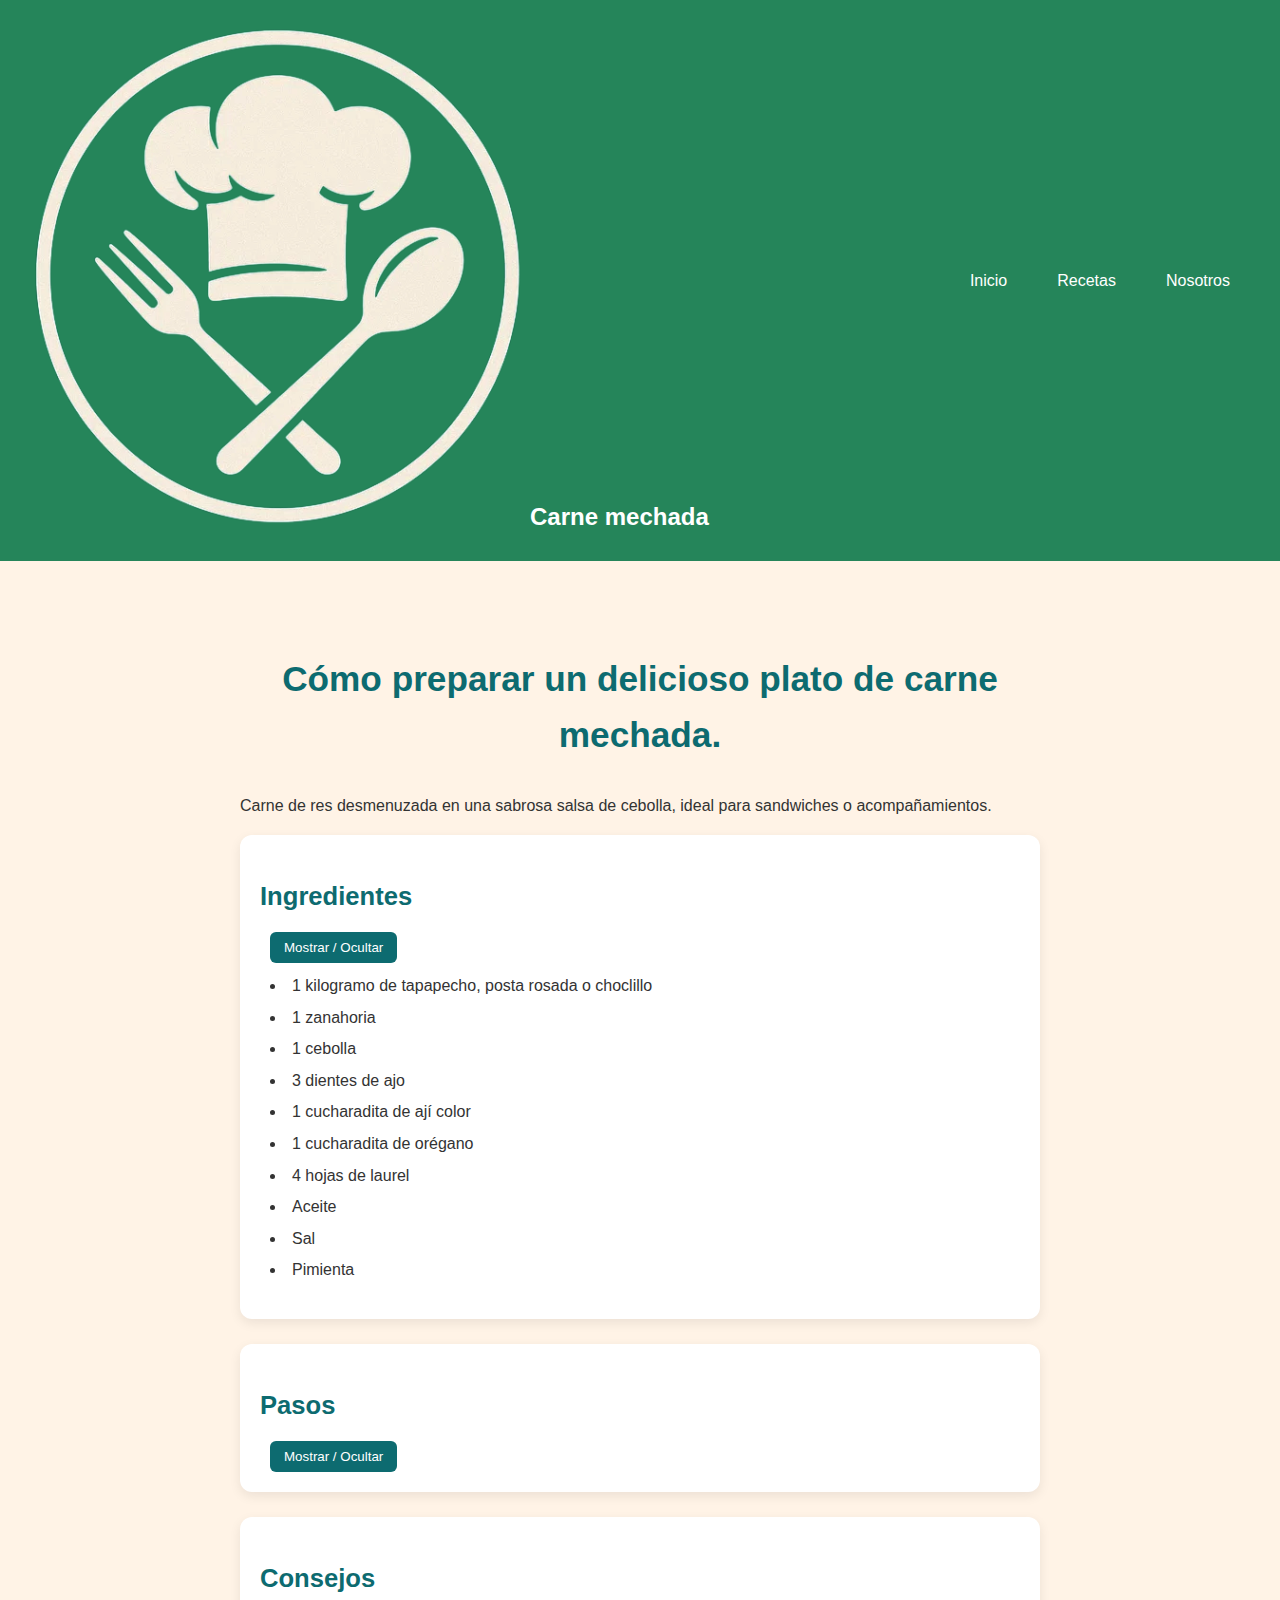
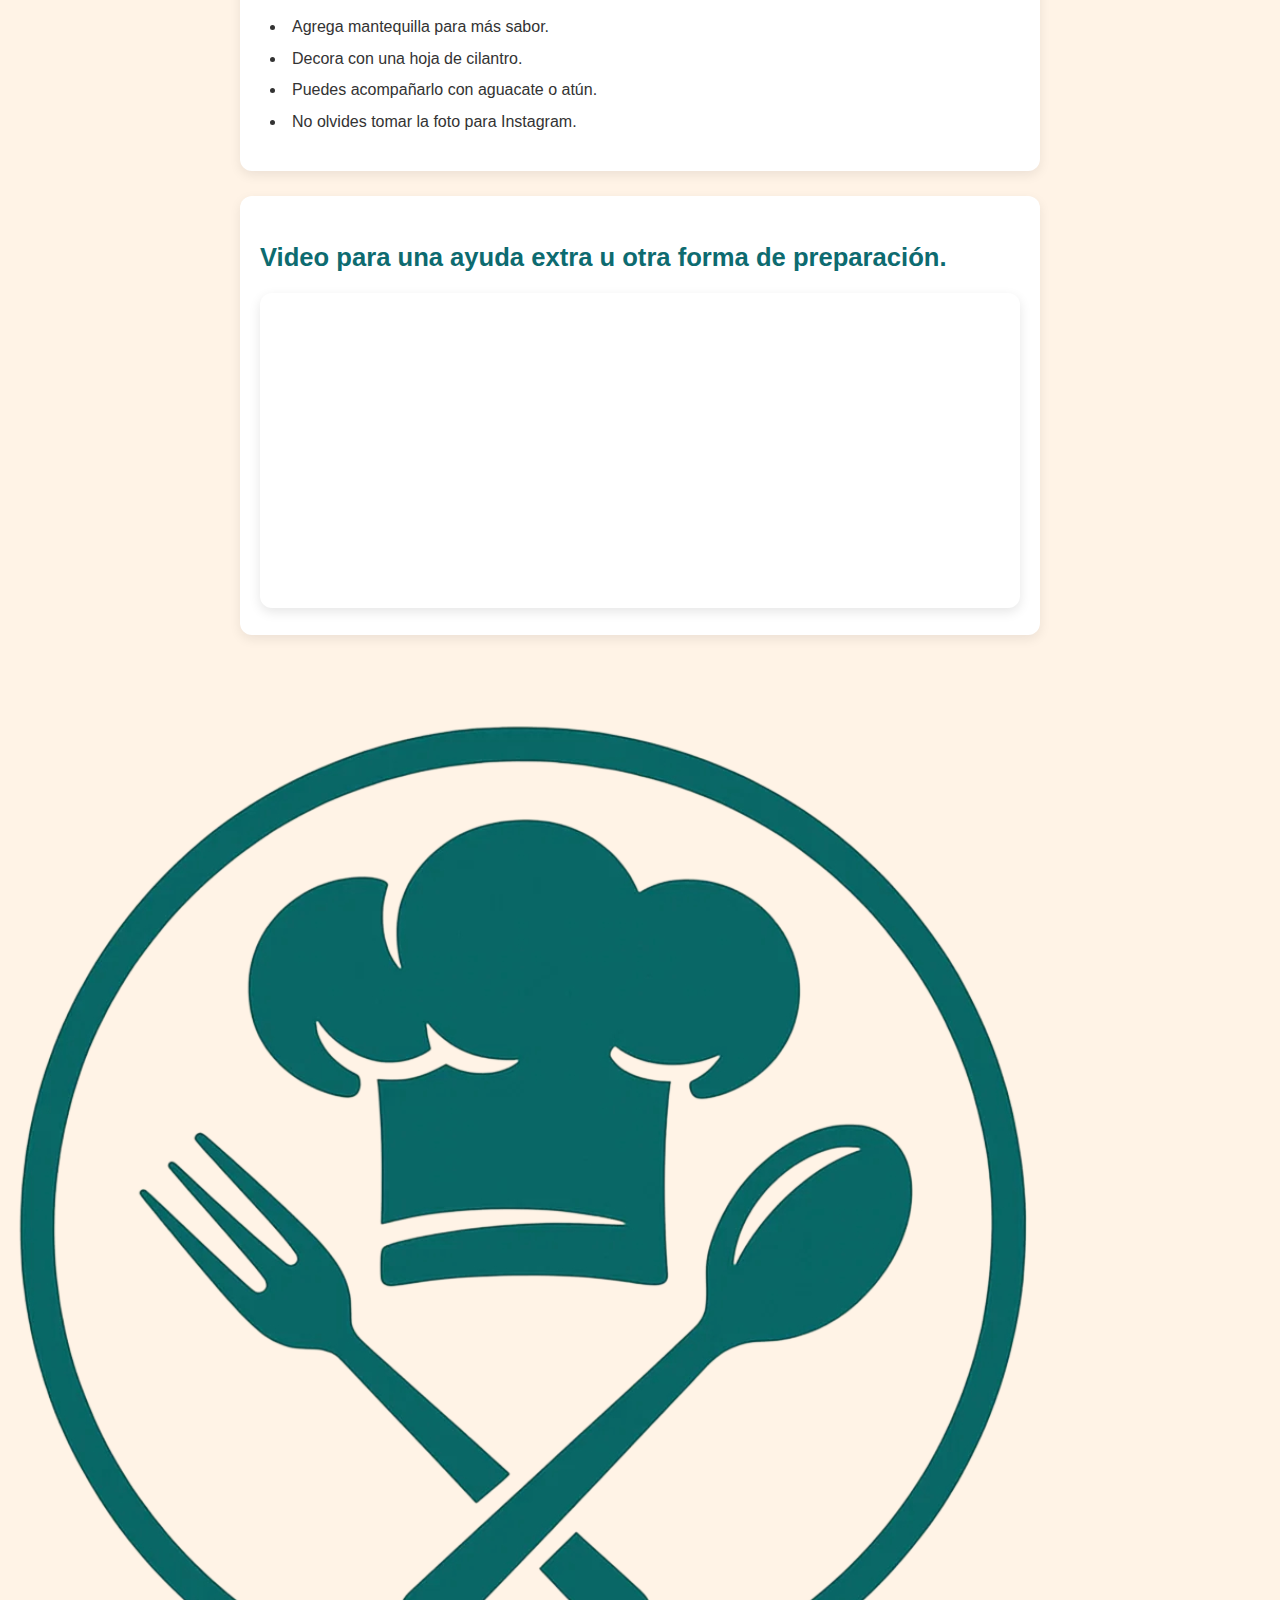
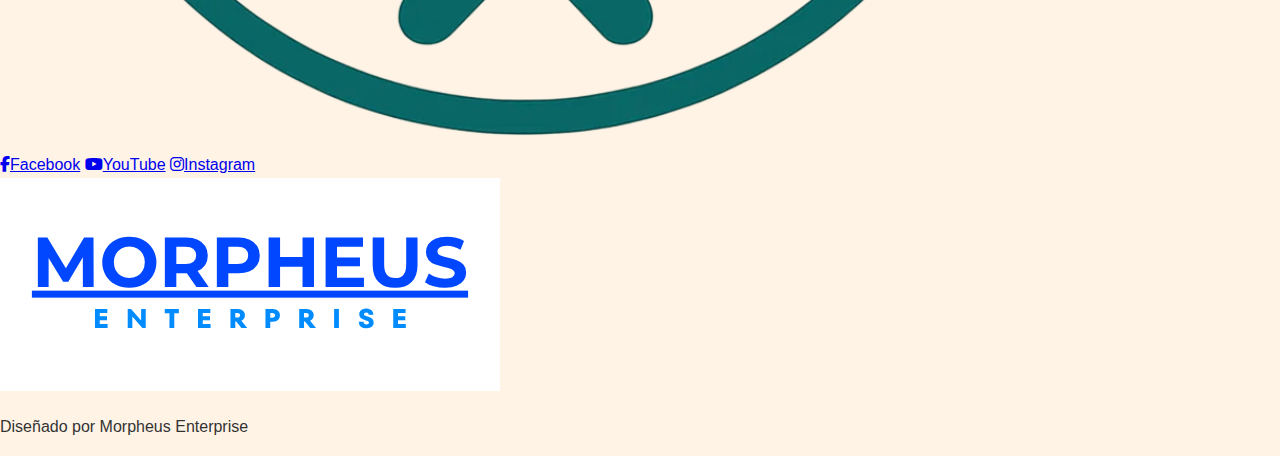
<file: pages/mechada.html>
<!DOCTYPE html>
<html lang="es">

<head>
    <meta charset="UTF-8">
    <meta name="viewport" content="width=device-width, initial-scale=1.0">
    <title>Carne mechada</title>
    <link href="https://fonts.googleapis.com/css2?family=Poppins&display=swap" rel="stylesheet">
    <!--FAVICON-->
    <link rel="icon" href="/images/transparenticonmini.png">
    <link rel="stylesheet" href="https://cdnjs.cloudflare.com/ajax/libs/font-awesome/6.5.0/css/all.min.css">
    <link rel="stylesheet" href="/css/styles.css">
    <link rel="stylesheet" href="/css/receta1.css">
</head>

<body>
    <header id="header">
        <h1 id="headerTitle"><img src="/images/transparentlogo.png" alt="Icono de la pagina" class="titleIcon">Carne
            mechada</h1>
        <nav id="nav">
            <ul class="navList">
                <li class="navItem"><a href="/index.html" id="home">Inicio</a></li>
                <li class="navItem"><a href="/pages/recetas.html" id="recipes">Recetas</a></li>
                <li class="navItem"><a href="/pages/nosotros.html" id="us">Nosotros</a></li>
            </ul>
        </nav>
    </header>
    <main>
        <!--Titulo principal-->
        <h2 id="tituloR1">Cómo preparar un delicioso plato de carne mechada.</h2>
        <p>Carne de res desmenuzada en una sabrosa salsa de cebolla, ideal para sandwiches o acompañamientos.</p>
        <!--seccion de los ingredientes-->
        <section id="ingredientes">
            <h2>Ingredientes</h2>
            <button class="toggle-btn" aria-controls="lista-ingredientes" aria-expanded="true">
                Mostrar / Ocultar
            </button>
            <ul id="lista-ingredientes" class="ingredientes-list">
                <li>1 kilogramo de tapapecho, posta rosada o choclillo</li>
                <li>1 zanahoria</li>
                <li>1 cebolla</li>
                <li>3 dientes de ajo</li>
                <li>1 cucharadita de ají color</li>
                <li>1 cucharadita de orégano</li>
                <li>4 hojas de laurel</li>
                <li>Aceite</li>
                <li>Sal</li>
                <li>Pimienta</li>
            </ul>
        </section>
        <!--Pasos-->
        <section id="pasos">
            <h2>Pasos</h2>
            <button class="toggle-btn" aria-controls="lista-pasos" aria-expanded="false">
                Mostrar / Ocultar
            </button>
            <div id="lista-pasos" class="pasos-list" hidden>
                <article class="paso" data-error="No lavar el arroz puede dejarlo arenoso.">
                    <div class="paso-header">
                        <p>Si tu carne es muy grande, dividela en dos partes para acelerar la cocción. Si tiene grasa,
                            retira el exceso, pero deja un poco para mantener la jugosidad. Este es el primer secreto de
                            las recetas con carne mechada tradicionales.</p>
                        <button class="error-btn">Advertencia</button>
                    </div>
                    <p class="mensaje-error" hidden></p>
                    <img src="/images1/carneDesmechada.png" alt="Cortar la carne en partes." class="imagen-paso">
                </article>

                <article class="paso" data-error="Si olvidas la sal, quedará sin sabor.">
                    <div class="paso-header">
                        <p>En una olla grande, calienta el aceite a fuego medio-alto. Sella la carne por todos sus lados
                            hasta que esté bien dorada. Este paso es fundamental cuando aprendes cómo preparar carne
                            mechada, ya que ayuda a mantener los jugos dentro y aporta más sabor.</p>
                        <button class="error-btn">Advertencia</button>
                    </div>
                    <p class="mensaje-error" hidden></p>
                    <img src="/images1/sellarCarne.png" alt="Sellar la carne en el sartén." class="imagen-paso">
                </article>

                <article class="paso" data-error="No apagar antes ni después.">
                    <div class="paso-header">
                        <p>Pica finamente la cebolla y los dientes de ajo y ralla la zanahoria.</p>
                        <button class="error-btn">Advertencia</button>
                    </div>
                    <p class="mensaje-error" hidden></p>
                    <img src="/images1/picarCebollaMecha.png" alt="Picar la cebolla finamente." class="imagen-paso">
                    <img src="/images1/picarAjoMecha.png" alt="Picar el ajo finamente." class="imagen-paso">
                    <img src="/images1/rallarZanahoria.png" alt="Rallar al zanahoria." class="imagen-paso">
                </article>

                <article class="paso" data-error="No apagar antes ni después.">
                    <div class="paso-header">
                        <p>Una vez que la carne este completamente sellada retirala del sartén y reserva.</p>
                        <button class="error-btn">Advertencia</button>
                    </div>
                    <p class="mensaje-error" hidden></p>
                    <img src="/images1/carneSelladaFinal.png" alt="Retirar la carne sellada y reservar."
                        class="imagen-paso">
                </article>

                <article class="paso" data-error="No apagar antes ni después.">
                    <div class="paso-header">
                        <p>En la misma olla, añade un poco más de aceite si es necesario y agrega la cebolla, el ajo
                            picado y la zanahoria rallada. Cocina por unos minutos hasta que la cebolla esté
                            transparente. Agrega sal, orégano y ají al sofrito. Mezcla bien para que los sabores se
                            integren.</p>
                        <button class="error-btn">Advertencia</button>
                    </div>
                    <p class="mensaje-error" hidden></p>
                    <img src="/images1/agregarCondimentosMecha.png" alt="Juntar todos los ingredientes."
                        class="imagen-paso">
                </article>

                <article class="paso" data-error="No apagar antes ni después.">
                    <div class="paso-header">
                        <p>Vuelve a poner la carne en la olla. Luego incorpora las hojas de laurel. Luego, añade agua
                            caliente hasta cubrir al menos 3/4 de la carne.</p>
                        <button class="error-btn">Advertencia</button>
                    </div>
                    <p class="mensaje-error" hidden></p>
                    <img src="/images1/agregarCarneOllaMecha.png" alt="Regresar la carne a la olla."
                        class="imagen-paso">
                    <img src="/images1/agregarTodosIngredientes.png" alt="Agregar agua para cocción."
                        class="imagen-paso">
                </article>

                <article class="paso" data-error="No apagar antes ni después.">
                    <div class="paso-header">
                        <p>Tapa la olla y cocina a fuego medio-bajo. El tiempo de cocción carne mechada en olla normal
                            es de 1 hora 30 minutos a 2 horas aproximadamente, o hasta que la carne esté blanda y puedas
                            deshilacharla fácilmente con un tenedor.</p>
                        <button class="error-btn">Advertencia</button>
                    </div>
                    <p class="mensaje-error" hidden></p>
                    <img src="/images1/taparOlla.png" alt="Tapar la olla y dejar cocinar." class="imagen-paso">
                </article>

                <article class="paso" data-error="No apagar antes ni después.">
                    <div class="paso-header">
                        <p>Pasado el tiempo, verifica que la carne esté blanda. Una vez lista, retira del fuego y saca
                            la carne de la olla. Deja que se enfríe un poco y deshilacha con dos tenedores.</p>
                        <button class="error-btn">Advertencia</button>
                    </div>
                    <p class="mensaje-error" hidden></p>
                    <img src="/images1/carneCocinada.png" alt="Carne cocinada lista para desmechar."
                        class="imagen-paso">
                    <img src="/images1/carneDesmenusada.png" alt="Carne desmechada." class="imagen-paso">
                </article>

                <article class="paso" data-error="No apagar antes ni después.">
                    <div class="paso-header">
                        <p>Devuelve la carne deshilachada a la olla para que se empape con la salsa que quedó de la
                            cocción. Despues sirve la carne mechada chilena y disfruta con los acompañamientos que más
                            te gusten, se puede servir con arroz, puré, ensaladas o incluso en sándwich.</p>
                        <button class="error-btn">Advertencia</button>
                    </div>
                    <p class="mensaje-error" hidden></p>
                    <img src="/images1/carneCompletaMecha.png" alt="Carne lista para empleatar." class="imagen-paso">
                    <img src="/images1/mechadaLista.png" alt="Carne mechada lista para servir." class="imagen-paso">
                </article>
            </div>
        </section>
        <!--consejos-->
        <section id="consejos">
            <h2>Consejos</h2>
            <ul class="consejos-list">
                <li>Agrega mantequilla para más sabor.</li>
                <li>Decora con una hoja de cilantro.</li>
                <li>Puedes acompañarlo con aguacate o atún.</li>
                <li>No olvides tomar la foto para Instagram.</li>
            </ul>
        </section>
        <!--video-->
        <section id="video">
            <h2>Video para una ayuda extra u otra forma de preparación.</h2>
            <iframe width="560" height="315" src="https://www.youtube.com/embed/SZS1_E-a00Y?si=2Db8nzV2EAeEEJMP"
                title="YouTube video player" frameborder="0"
                allow="accelerometer; autoplay; clipboard-write; encrypted-media; gyroscope; picture-in-picture; web-share"
                referrerpolicy="strict-origin-when-cross-origin" allowfullscreen></iframe>
        </section>
    </main>

    <footer id="footer">
        <div class="containerFooter">
            <div class="footerLeft">
                <img src="/images/transparentseclogo.png" alt="Logo sabor del dia" class="footerLogo">
                <div class="socialLinks">
                    <a target="_blank" href="https://www.facebook.com/henrycavill"><i
                            class="fab fa-facebook-f"></i>Facebook</a>
                    <a target="_blank" href="https://www.youtube.com/"><i class="fab fa-youtube"></i>YouTube</a>
                    <a target="_blank" href="https://www.instagram.com/henrycavill/"><i
                            class="fab fa-instagram"></i>Instagram</a>
                </div>
            </div>
            <div class="footerRight">
                <img src="/images/morpheusLogo.png" alt="Logo Morpheus" class="morpheusLogo">
                <p class="credit">Diseñado por Morpheus Enterprise</p>
            </div>
        </div>
    </footer>
    <script src="/js/receta1.js"></script>
</body>

</html>
</file>
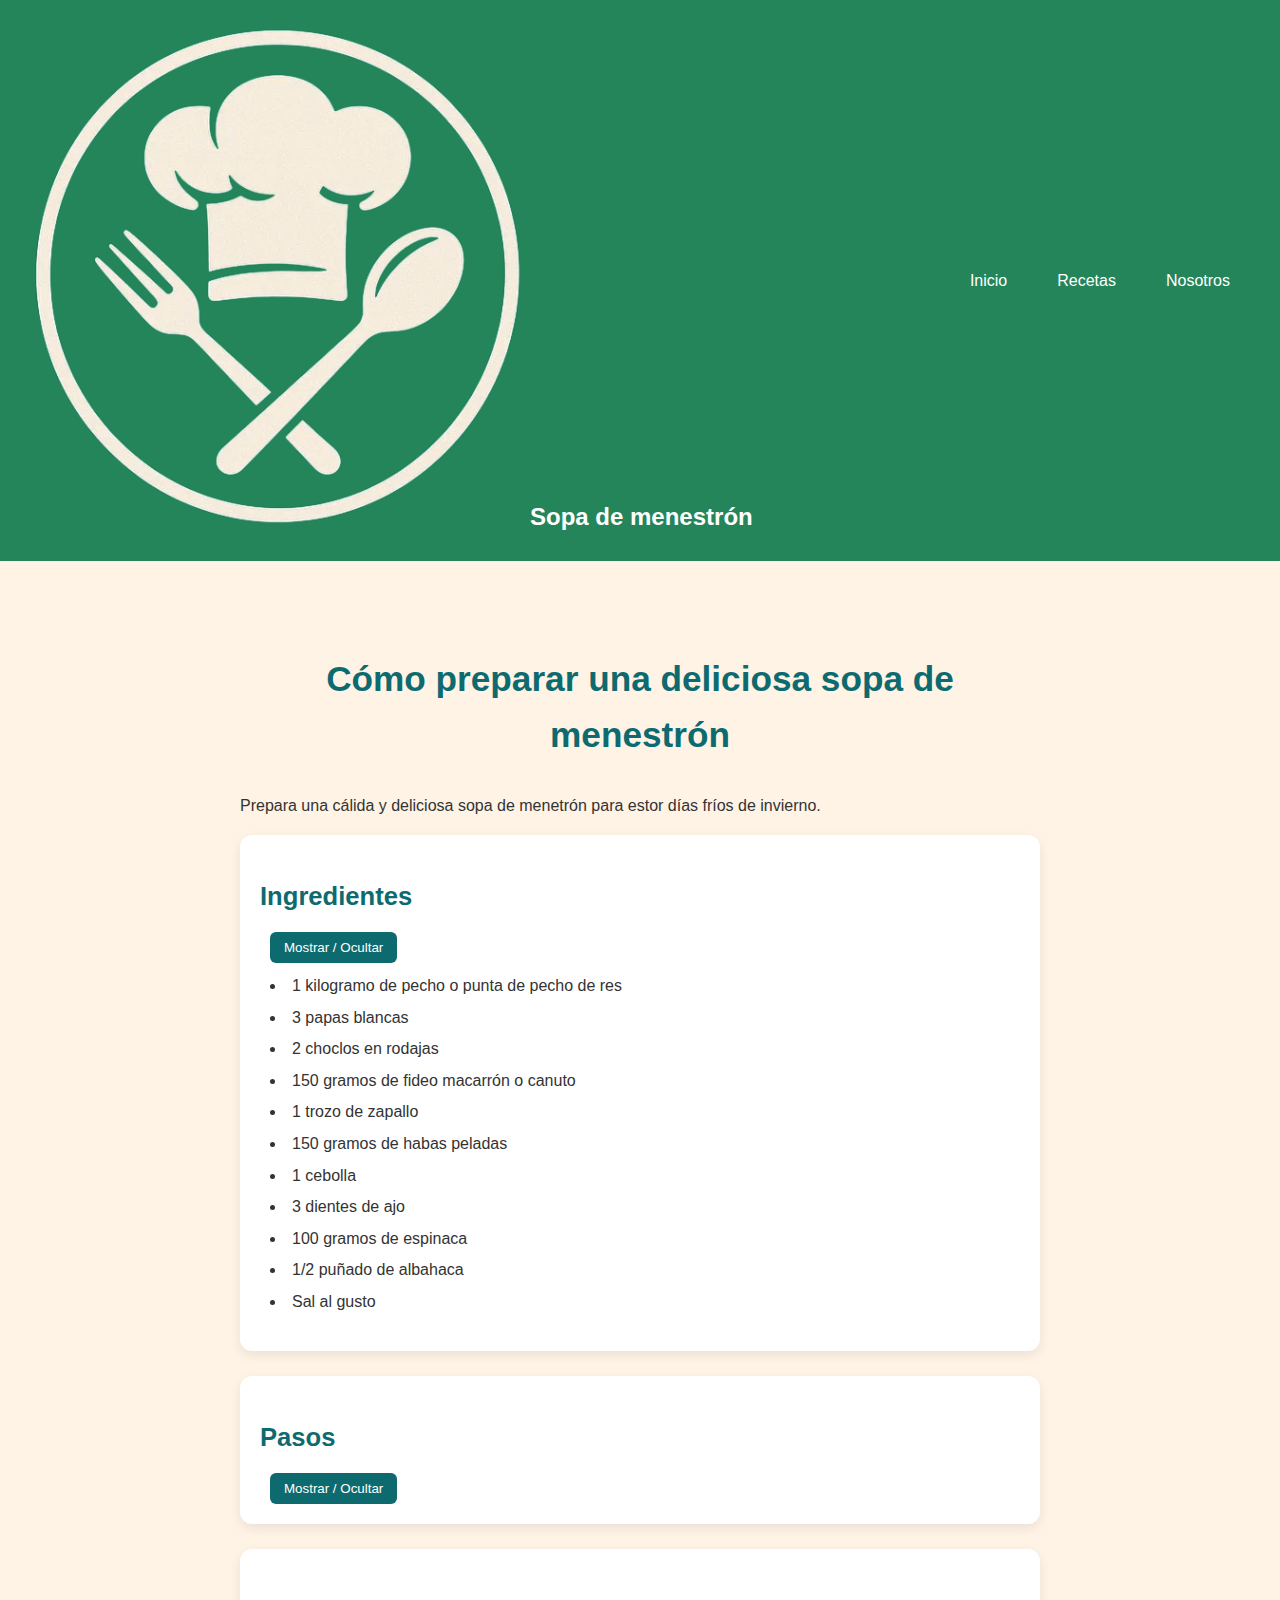
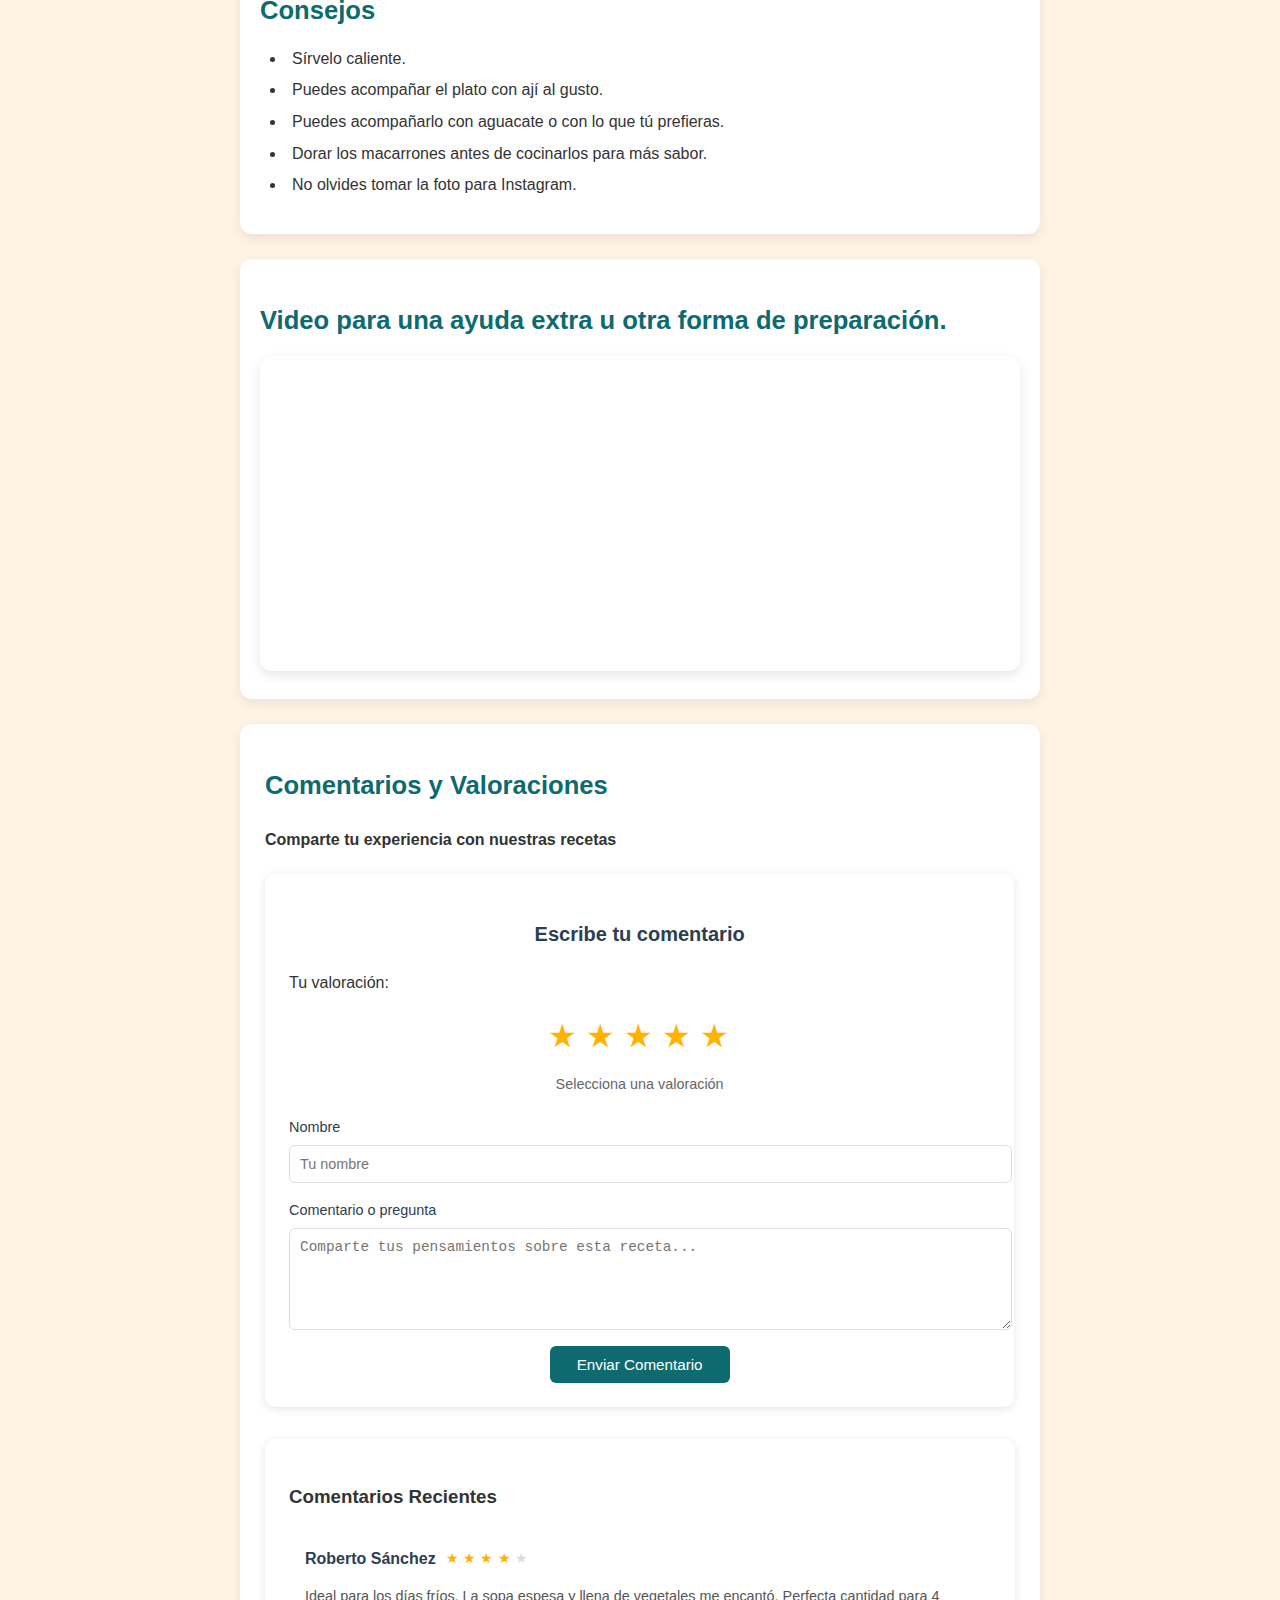
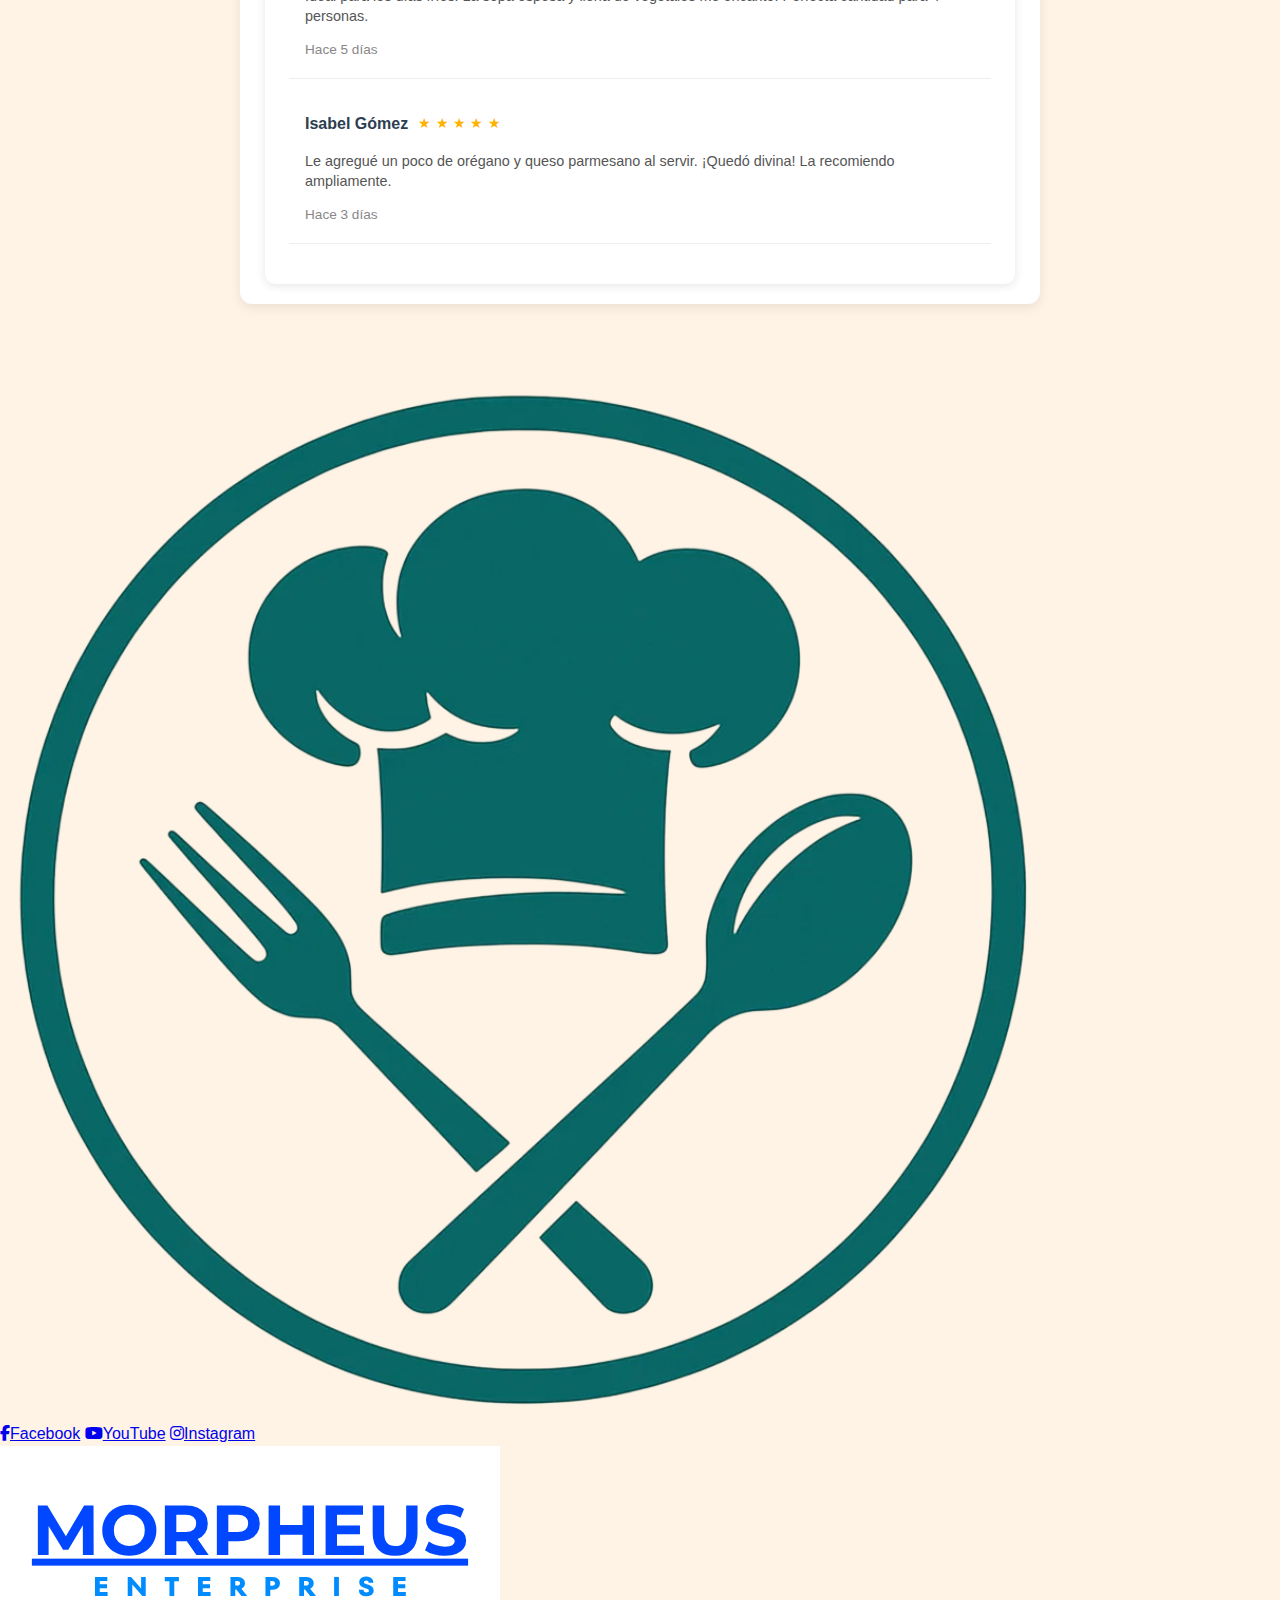
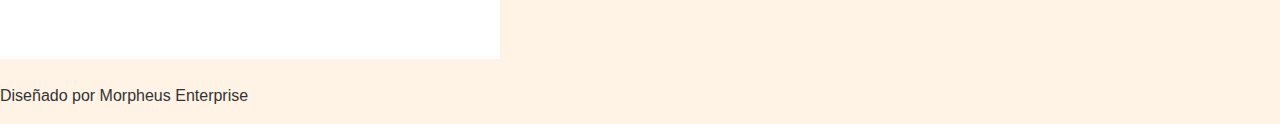
<file: pages/menestron.html>
<!DOCTYPE html>
<html lang="es">

<head>
    <meta charset="UTF-8">
    <meta name="viewport" content="width=device-width, initial-scale=1.0">
    <title>Menestrón</title>
    <link href="https://fonts.googleapis.com/css2?family=Poppins&display=swap" rel="stylesheet">
    <!--FAVICON-->
    <link rel="icon" href="/images/transparenticonmini.png">
    <link rel="stylesheet" href="https://cdnjs.cloudflare.com/ajax/libs/font-awesome/6.5.0/css/all.min.css">
    <link rel="stylesheet" href="/css/styles.css">
    <link rel="stylesheet" href="/css/receta1.css">
    <link rel="stylesheet" href="/css/formulario.css">

</head>

<body>
    <header id="header">
        <h1 id="headerTitle"><img src="/images/transparentlogo.png" alt="Icono de la pagina" class="titleIcon">Sopa de
            menestrón</h1>
        <nav id="nav">
            <ul class="navList">
                <li class="navItem"><a href="/index.html" id="home">Inicio</a></li>
                <li class="navItem"><a href="/pages/recetas.html" id="recipes">Recetas</a></li>
                <li class="navItem"><a href="/pages/nosotros.html" id="us">Nosotros</a></li>
            </ul>
        </nav>
    </header>
    <main>
        <!--Titulo principal-->
        <h2 id="tituloR1">Cómo preparar una deliciosa sopa de menestrón</h2>
        <p>Prepara una cálida y deliciosa sopa de menetrón para estor días fríos de invierno.</p>
        <!--seccion de los ingredientes-->
        <section id="ingredientes">
            <h2>Ingredientes</h2>
            <button class="toggle-btn" aria-controls="lista-ingredientes" aria-expanded="true">
                Mostrar / Ocultar
            </button>
            <ul id="lista-ingredientes" class="ingredientes-list">
                <li>1 kilogramo de pecho o punta de pecho de res</li>
                <li>3 papas blancas</li>
                <li>2 choclos en rodajas</li>
                <li>150 gramos de fideo macarrón o canuto</li>
                <li>1 trozo de zapallo</li>
                <li>150 gramos de habas peladas</li>
                <li>1 cebolla</li>
                <li>3 dientes de ajo</li>
                <li>100 gramos de espinaca</li>
                <li>1/2 puñado de albahaca</li>
                <li>Sal al gusto</li>
            </ul>
        </section>
        <!--Pasos-->
        <section id="pasos">
            <h2>Pasos</h2>
            <button class="toggle-btn" aria-controls="lista-pasos" aria-expanded="false">
                Mostrar / Ocultar
            </button>
            <div id="lista-pasos" class="pasos-list" hidden>
                <article class="paso"
                    data-error="Cuidado, en olla de presión que el agua solo cubra la carne no llenes hasta el tope porque puede ser peligroso.">
                    <div class="paso-header">
                        <p>Empieza colocando en una olla grande la carne cortada en trozos grandes. Cubre con abundante
                            agua, sazona con una cucharadita de sal y tapa. Deja hervir por 2 horas y media o hasta que
                            la carne esté muy suave. Si deseas reducir el tiempo de cocción puedes utilizar una olla a
                            presión reduciendo el tiempo aproximadamente 1 hora.</p>
                        <button class="error-btn">Sugerencia</button>
                    </div>
                    <p class="mensaje-error" hidden></p>
                    <img src="/images1/cocinarCarneMenes.png" alt="Cocinar la carne en una olla." class="imagen-paso">
                </article>

                <article class="paso" data-error="No te olvides de lavar las verduras antes de cocinarlas.">
                    <div class="paso-header">
                        <p>Mientras la carne se cocina, pela las habas y las papas. Corta los choclos en rodajas y las
                            papas blancas en cubos
                            medianos y déjalas remojando en un tazón con agua fría para que no se oxiden y se pongan
                            negras.</p>
                        <button class="error-btn">Sugerencia</button>
                    </div>
                    <p class="mensaje-error" hidden></p>
                    <img src="/images1/verdurasMenes.png" alt="Picar en cuadritos las verduras." class="imagen-paso">
                </article>

                <article class="paso" data-error="Al pelar el zapallo ten cuidado de no cortarte.">
                    <div class="paso-header">
                        <p>Retira la cáscara del zapallo y córtalo en cubos del mismo tamaño que las papas.</p>
                        <button class="error-btn">Sugerencia</button>
                    </div>
                    <p class="mensaje-error" hidden></p>
                    <img src="/images1/pelarZapallo.png" alt="Retirar la cascara del zapallo." class="imagen-paso">
                </article>

                <article class="paso" data-error="Si la carne no está suave, no agregues los demás ingredientes.">
                    <div class="paso-header">
                        <p>Cuando la carne esté tan suave que se pueda cortar con un tenedor, destapa la olla e
                            incorpora las papas en cubos, los choclos en rodajas y el fideo macarrón. Tapa la olla y
                            deja cocinar por 15 minutos o hasta que la pasta esté al dente.</p>
                        <button class="error-btn">Sugerencia</button>
                    </div>
                    <p class="mensaje-error" hidden></p>
                    <img src="/images1/agregarVegetalesMenes.png" alt="Agregar los vegetales a al olla y cocinar."
                        class="imagen-paso">
                </article>

                <article class="paso"
                    data-error="Mientras la pasta no esté cocida no agregues las habas ni el zapallo.">
                    <div class="paso-header">
                        <p>Cuando la pasta aún esté un poco cruda en el centro, agrega el zapallo picado y las habas.
                            Nuevamente tapa la olla y deja cocinar por unos 5 minutos más.</p>
                        <button class="error-btn">Sugerencia</button>
                    </div>
                    <p class="mensaje-error" hidden></p>
                    <img src="/images1/agregarMasMenes.png" alt="Agregar sapallo picado y las habas."
                        class="imagen-paso">
                </article>

                <article class="paso" data-error="Cuidado de no cortarte.">
                    <div class="paso-header">
                        <p>Aparte, prepara el aderezo. Primero, corta una cebolla en trozos medianos. Para hacerlo,
                            retira los dos extremos de la cebolla junto con la capa más superficial, luego pártela por
                            la mitad y procede a cortar cada parte en gajos medianos, después corta de forma transversal
                            para obtener cubos.</p>
                        <button class="error-btn">Sugerencia</button>
                    </div>
                    <p class="mensaje-error" hidden></p>
                    <img src="/images1/picarCebollaMenes.png" alt="Picar la cebolla para aderezo." class="imagen-paso">
                </article>

                <article class="paso" data-error="Manten el punto que deseas de la cebolla para que no se te pase.">
                    <div class="paso-header">
                        <p>Coloca esta cebolla en una sartén con un buen chorro de aceite y agrega unos dientes de ajo.
                            Sofríelos por un par de minutos hasta que tomen un color dorado.</p>
                        <button class="error-btn">Sugerencia</button>
                    </div>
                    <p class="mensaje-error" hidden></p>
                    <img src="/images1/sofreirCebolla.png" alt="Sofreir la cebolla en un sarten hasta dorar."
                        class="imagen-paso">
                </article>

                <article class="paso" data-error="Sofrie por 3 minutos las hojas.">
                    <div class="paso-header">
                        <p>Incorpora las hojas de espinaca y albahaca, removiendo con la ayuda de unas pinzas.</p>
                        <button class="error-btn">Sugerencia</button>
                    </div>
                    <p class="mensaje-error" hidden></p>
                    <img src="/images1/agregarAlbahaca.png" alt="Incorporar la albahaca y espinaca."
                        class="imagen-paso">
                </article>

                <article class="paso" data-error="Encuentra el punto de la crema, no te excedas con el agua.">
                    <div class="paso-header">
                        <p>Vierte estas hojas con cebolla y ajos en el vaso de la licuadora y, con un pequeño chorro de
                            agua, licúa hasta que se forme una pasta o una crema verde homogénea.</p>
                        <button class="error-btn">Sugerencia</button>
                    </div>
                    <p class="mensaje-error" hidden></p>
                    <img src="/images1/agregarLicuadora.png" alt="Agregar el sofrito a la licuadora."
                        class="imagen-paso">
                </article>

                <article class="paso" data-error="Remueve constantemente la preparación para que no se pegue.">
                    <div class="paso-header">
                        <p>Destapa la olla y agrega la crema de albahaca. Remueve cuidadosamente para evitar destrozar
                            las papas y agrega sal al gusto.</p>
                        <button class="error-btn">Sugerencia</button>
                    </div>
                    <p class="mensaje-error" hidden></p>
                    <img src="/images1/agregarLicuado.png" alt="Agregar el licuado a la olla del caldo."
                        class="imagen-paso">
                </article>

                <article class="paso" data-error="No te distraigas ni por un segundo si no, será arroz quemado :).">
                    <div class="paso-header">
                        <p>Sirve inmediatamente en un tazón hondo y buen provecho. ¡A comer! Cuéntanos en los
                            comentarios tu opinión.</p>

                    </div>
                    <p class="mensaje-error" hidden></p>
                    <img src="/images1/menestronListo.png" alt="Menestrón listo para servir." class="imagen-paso">
                </article>
            </div>
        </section>
        <!--consejos-->
        <section id="consejos">
            <h2>Consejos</h2>
            <ul class="consejos-list">
                <li>Sírvelo caliente.</li>
                <li>Puedes acompañar el plato con ají al gusto.</li>
                <li>Puedes acompañarlo con aguacate o con lo que tú prefieras.</li>
                <li>Dorar los macarrones antes de cocinarlos para más sabor.</li>
                <li>No olvides tomar la foto para Instagram.</li>
            </ul>
        </section>
        <!--video-->
        <section id="video">
            <h2>Video para una ayuda extra u otra forma de preparación.</h2>
            <iframe width="560" height="315" src="https://www.youtube.com/embed/xIu9ryeqtGE?si=6ET_JWHH_iWX5uvK"
                title="YouTube video player" frameborder="0"
                allow="accelerometer; autoplay; clipboard-write; encrypted-media; gyroscope; picture-in-picture; web-share"
                referrerpolicy="strict-origin-when-cross-origin" allowfullscreen></iframe>
        </section>
        <section id="comentarios">
            <div class="comentarios-container">
                <h2 class="title-h1">Comentarios y Valoraciones</h2>
                <h4 class="title-h4">Comparte tu experiencia con nuestras recetas</h4>

                <!-- Formulario de comentario -->
                <div class="comentario-form">
                    <h3>Escribe tu comentario</h3>

                    <!-- Sistema de valoración con estrellas -->
                    <div class="rating-system">
                        <p class="rating-label">Tu valoración:</p>
                        <div class="stars-container">
                            <div class="stars" id="ratingStars">
                                <span class="star" data-value="1">★</span>
                                <span class="star" data-value="2">★</span>
                                <span class="star" data-value="3">★</span>
                                <span class="star" data-value="4">★</span>
                                <span class="star" data-value="5">★</span>
                            </div>
                            <div class="rating-text" id="ratingText">Selecciona una valoración</div>
                        </div>
                    </div>

                    <!-- Formulario -->
                    <form class="comment-form">
                        <div class="form-group">
                            <label for="nombre">Nombre</label>
                            <input type="text" id="nombre" name="nombre" placeholder="Tu nombre" required>
                        </div>

                        <div class="form-group">
                            <label for="comentario">Comentario o pregunta</label>
                            <textarea id="comentario" name="comentario" rows="5"
                                placeholder="Comparte tus pensamientos sobre esta receta..." required></textarea>
                        </div>

                        <button type="submit" class="submit-btn">Enviar Comentario</button>
                    </form>
                </div>

                <!-- Comentarios existentes (ejemplos) -->
                <div class="comentarios-list">
                    <h3>Comentarios Recientes</h3>

                    <div class="comentario-item">
                        <div class="comentario-header">
                            <span class="comentario-autor">Roberto Sánchez</span>
                            <div class="comentario-rating">
                                <span class="star filled">★</span>
                                <span class="star filled">★</span>
                                <span class="star filled">★</span>
                                <span class="star filled">★</span>
                                <span class="star">★</span>
                            </div>
                        </div>
                        <p class="comentario-text">Ideal para los días fríos. La sopa espesa y llena de vegetales me
                            encantó. Perfecta cantidad para 4 personas.</p>
                        <span class="comentario-fecha">Hace 5 días</span>
                    </div>

                    <div class="comentario-item">
                        <div class="comentario-header">
                            <span class="comentario-autor">Isabel Gómez</span>
                            <div class="comentario-rating">
                                <span class="star filled">★</span>
                                <span class="star filled">★</span>
                                <span class="star filled">★</span>
                                <span class="star filled">★</span>
                                <span class="star filled">★</span>
                            </div>
                        </div>
                        <p class="comentario-text">Le agregué un poco de orégano y queso parmesano al servir. ¡Quedó
                            divina! La recomiendo ampliamente.</p>
                        <span class="comentario-fecha">Hace 3 días</span>
                    </div>
                </div>
            </div>
        </section>
    </main>

    <footer id="footer">
        <div class="containerFooter">
            <div class="footerLeft">
                <img src="/images/transparentseclogo.png" alt="Logo sabor del dia" class="footerLogo">
                <div class="socialLinks">
                    <a target="_blank" href="https://www.facebook.com/henrycavill"><i
                            class="fab fa-facebook-f"></i>Facebook</a>
                    <a target="_blank" href="https://www.youtube.com/"><i class="fab fa-youtube"></i>YouTube</a>
                    <a target="_blank" href="https://www.instagram.com/henrycavill/"><i
                            class="fab fa-instagram"></i>Instagram</a>
                </div>
            </div>
            <div class="footerRight">
                <img src="/images/morpheusLogo.png" alt="Logo Morpheus" class="morpheusLogo">
                <p class="credit">Diseñado por Morpheus Enterprise</p>
            </div>
        </div>
    </footer>
    <script src="/js/receta1.js"></script>
</body>

</html>
</file>
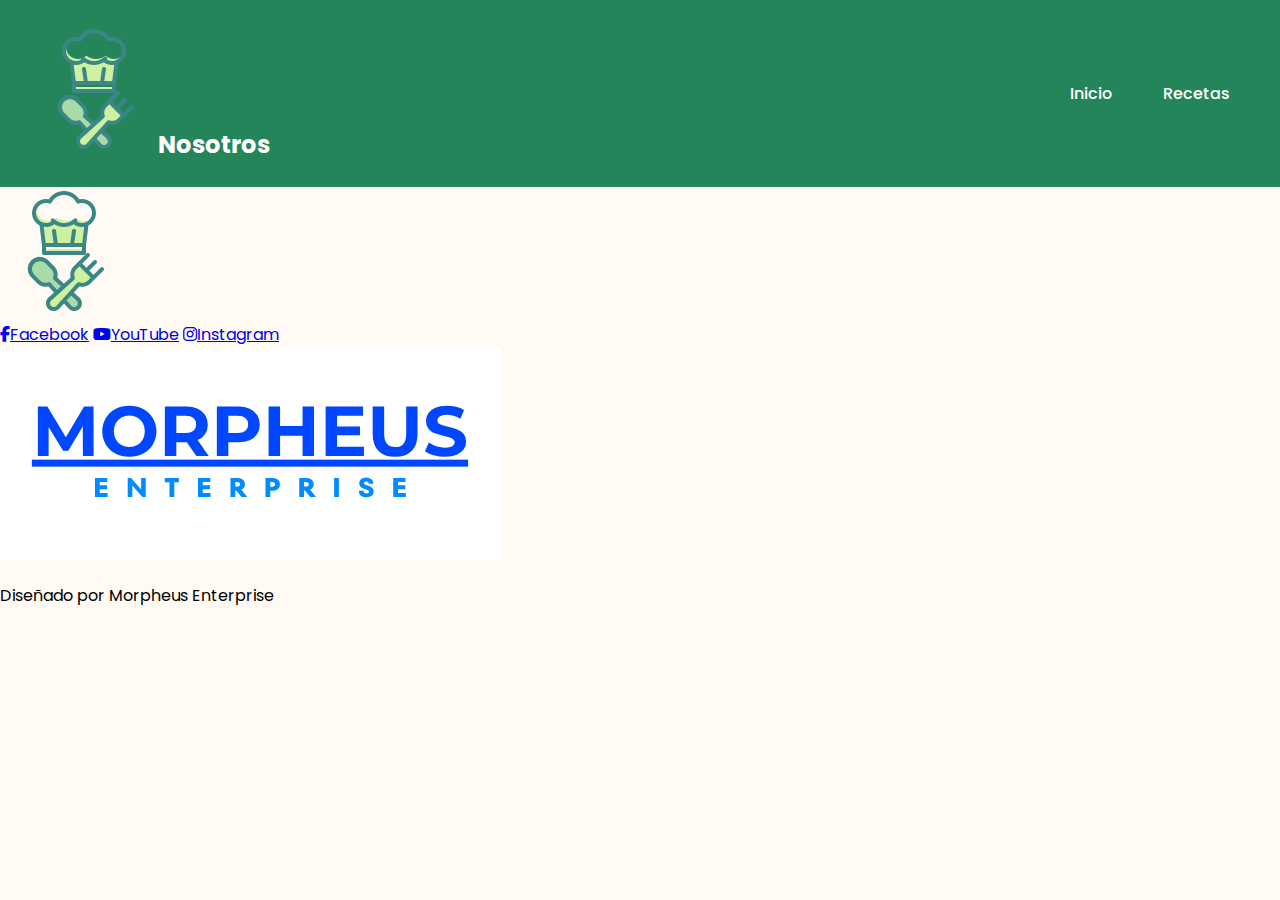
<file: pages/nosotros.html>
<!DOCTYPE html>
<html lang="es">
<head>
    <meta charset="UTF-8">
    <meta name="viewport" content="width=device-width, initial-scale=1.0">
    <title>Nosotros</title>
    <link href="https://fonts.googleapis.com/css2?family=Poppins&display=swap" rel="stylesheet">
    <!--FAVICON-->
    <link rel="icon" href="/images/cocinar.png">
    <link rel="stylesheet" href="https://cdnjs.cloudflare.com/ajax/libs/font-awesome/6.5.0/css/all.min.css">
    <link rel="stylesheet" href="/css/styles.css">
</head>
<body>
    <header id="header">
        <h1 id="headerTitle"><img src="/images/cocinar.png" alt="Icono de la pagina" class="titleIcon">Nosotros</h1>
        <nav id="nav">
            <ul class="navList">
                <li class="navItem"><a href="/index.html" id="home">Inicio</a></li>
                <li class="navItem"><a href="/pages/recetas.html" id="recipes">Recetas</a></li>
            </ul>
        </nav>
    </header>

    <footer id="footer">
        <div class="containerFooter">
            <div class="footerLeft">
                <img src="/images/cocinar.png" alt="Logo sabor del dia" class="footerLogo">
                <div class="socialLinks">
                    <a target="_blank" href="https://www.facebook.com/henrycavill"><i class="fab fa-facebook-f"></i>Facebook</a>
                    <a target="_blank" href="https://www.youtube.com/"><i class="fab fa-youtube"></i>YouTube</a>
                    <a target="_blank" href="https://www.instagram.com/henrycavill/"><i class="fab fa-instagram"></i>Instagram</a>
                </div>
            </div>
            <div class="footerRight">
                <img src="/images/morpheusLogo.png" alt="Logo Morpheus" class="morpheusLogo">
                <p class="credit">Diseñado por Morpheus Enterprise</p>
            </div>
        </div>
    </footer>
</body>
</html>
</file>
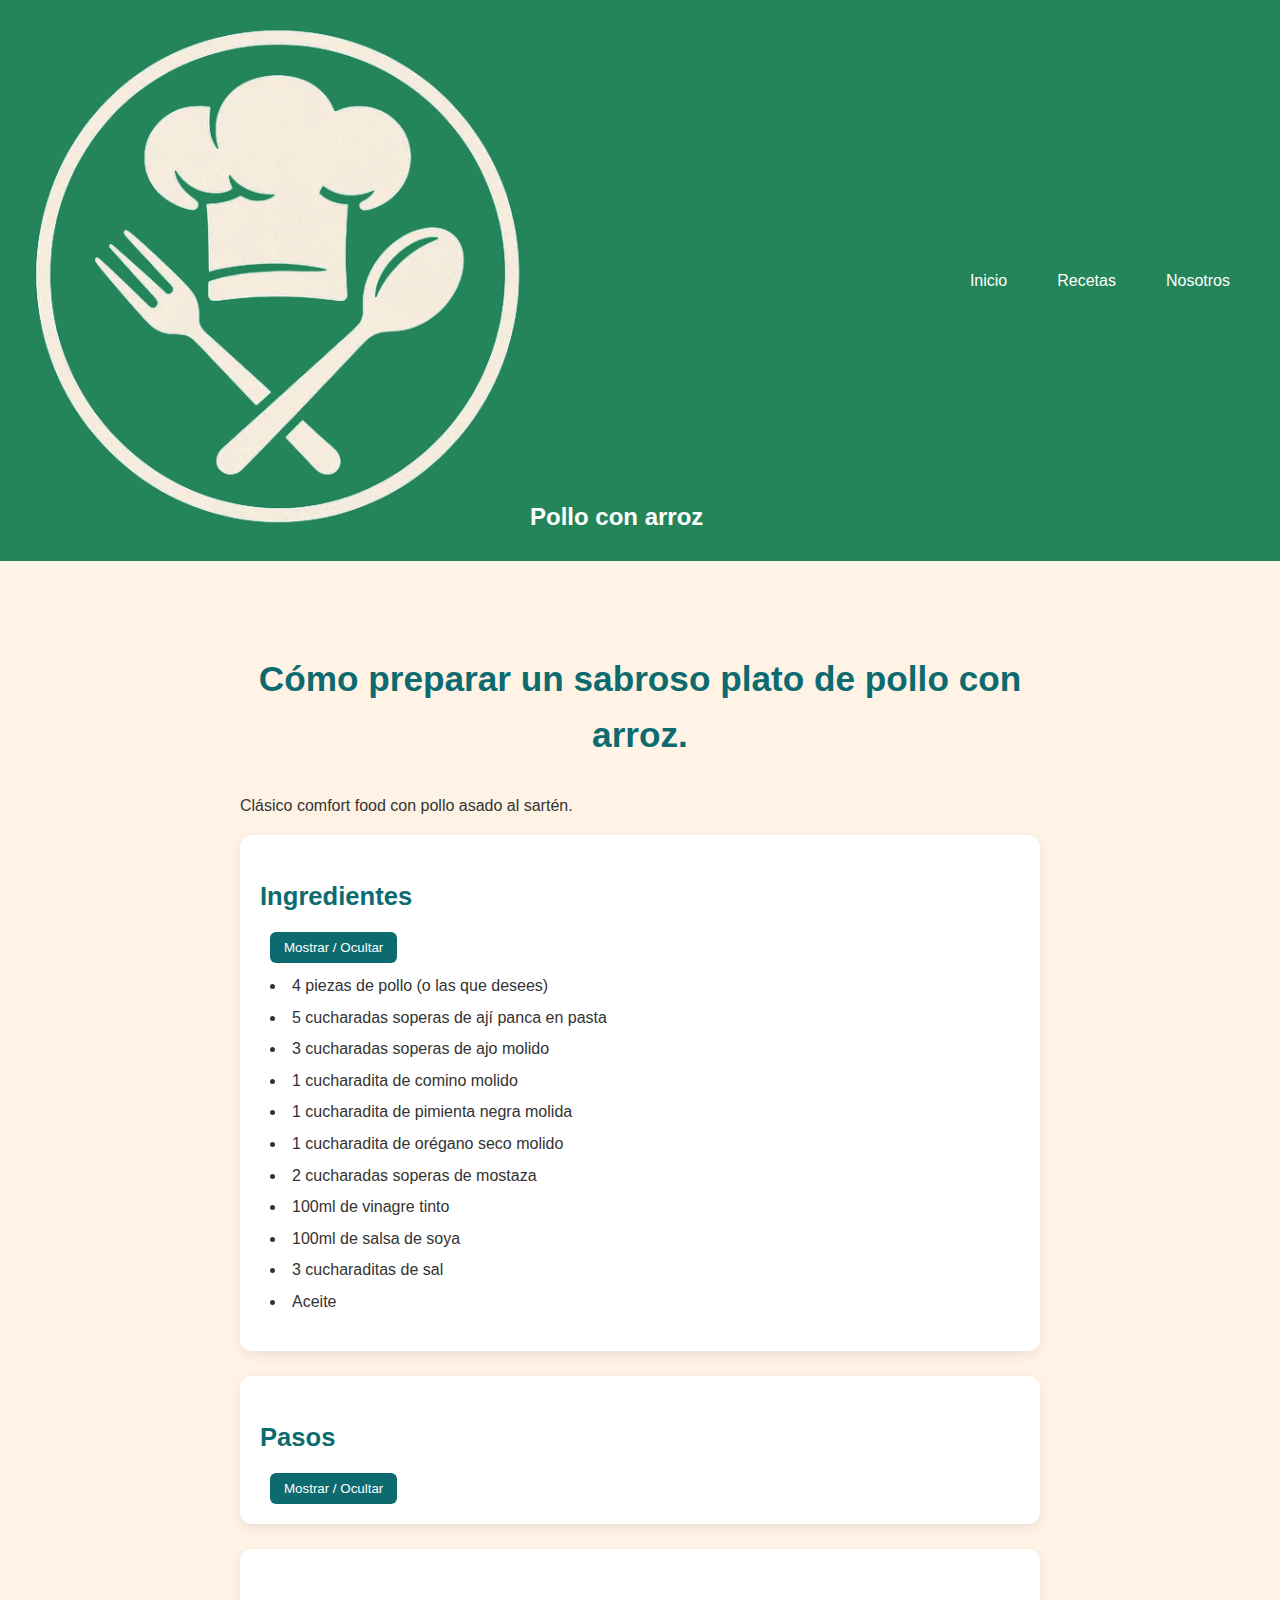
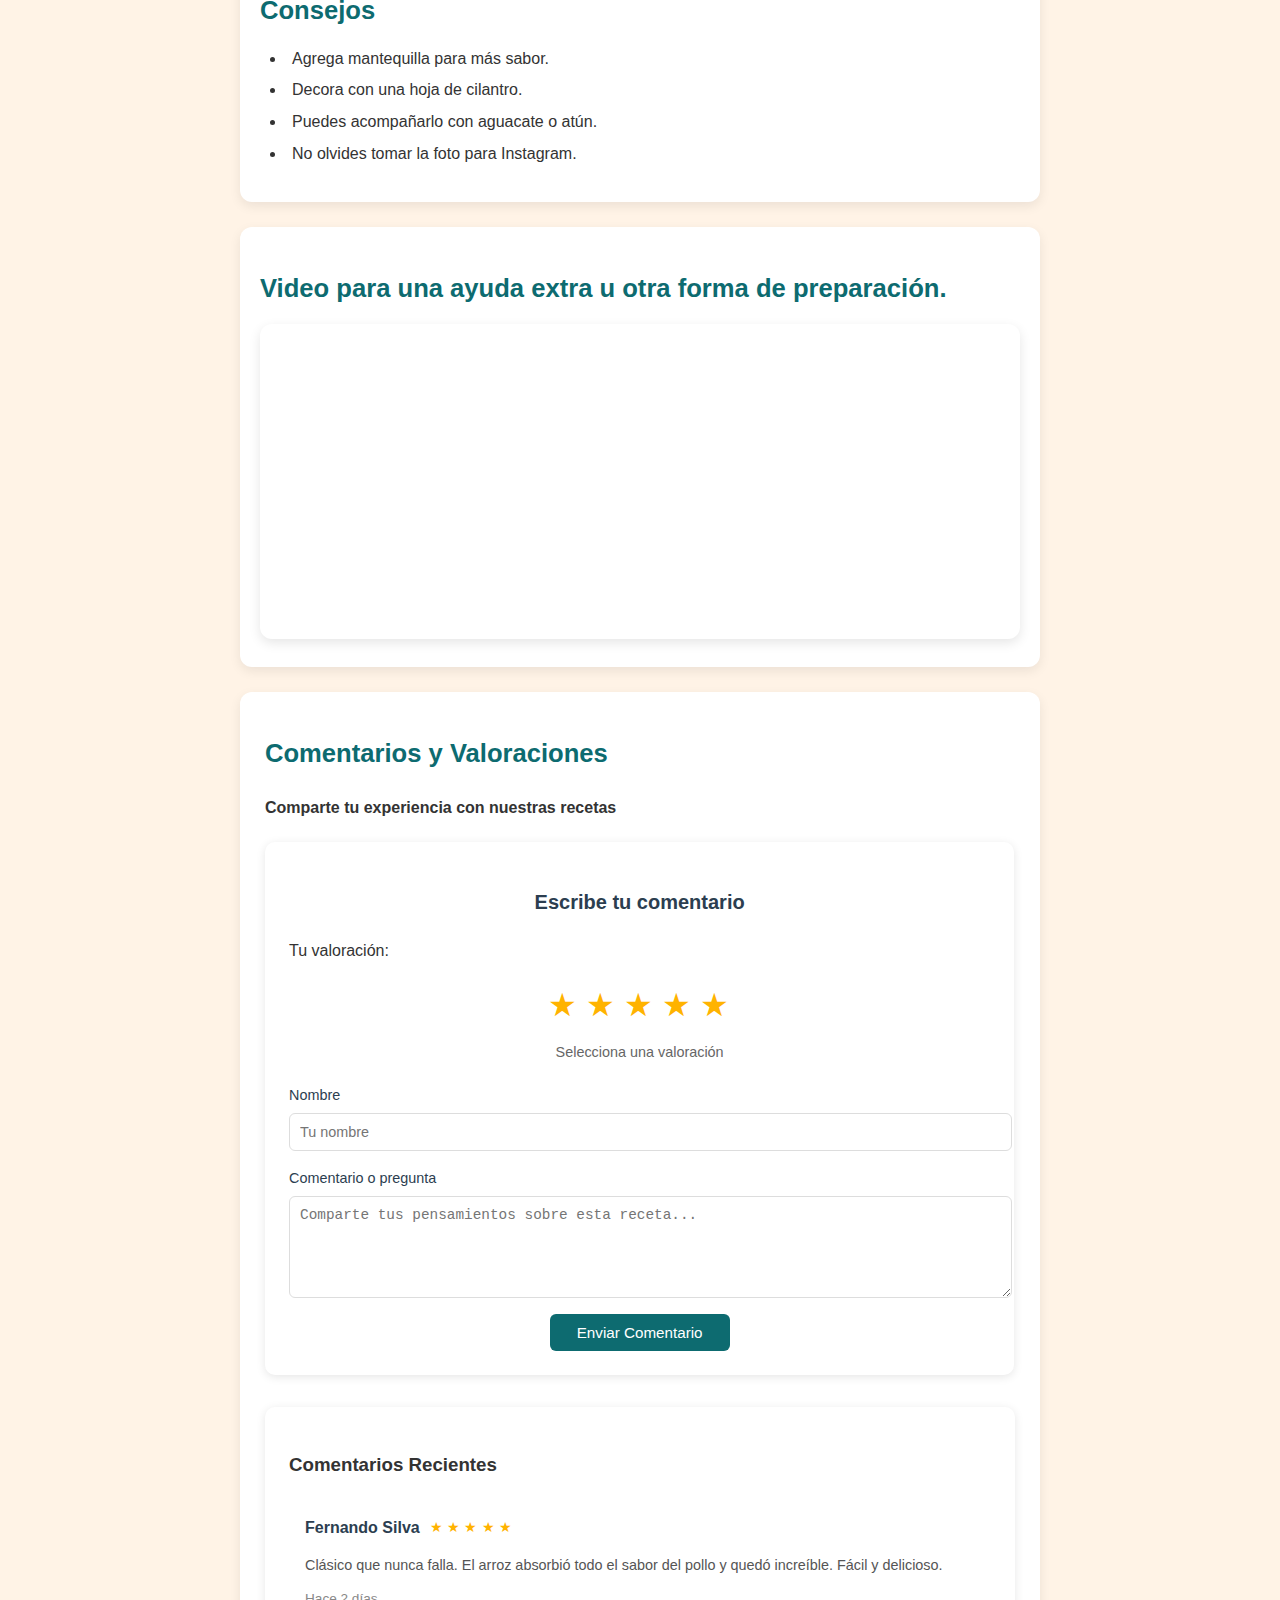
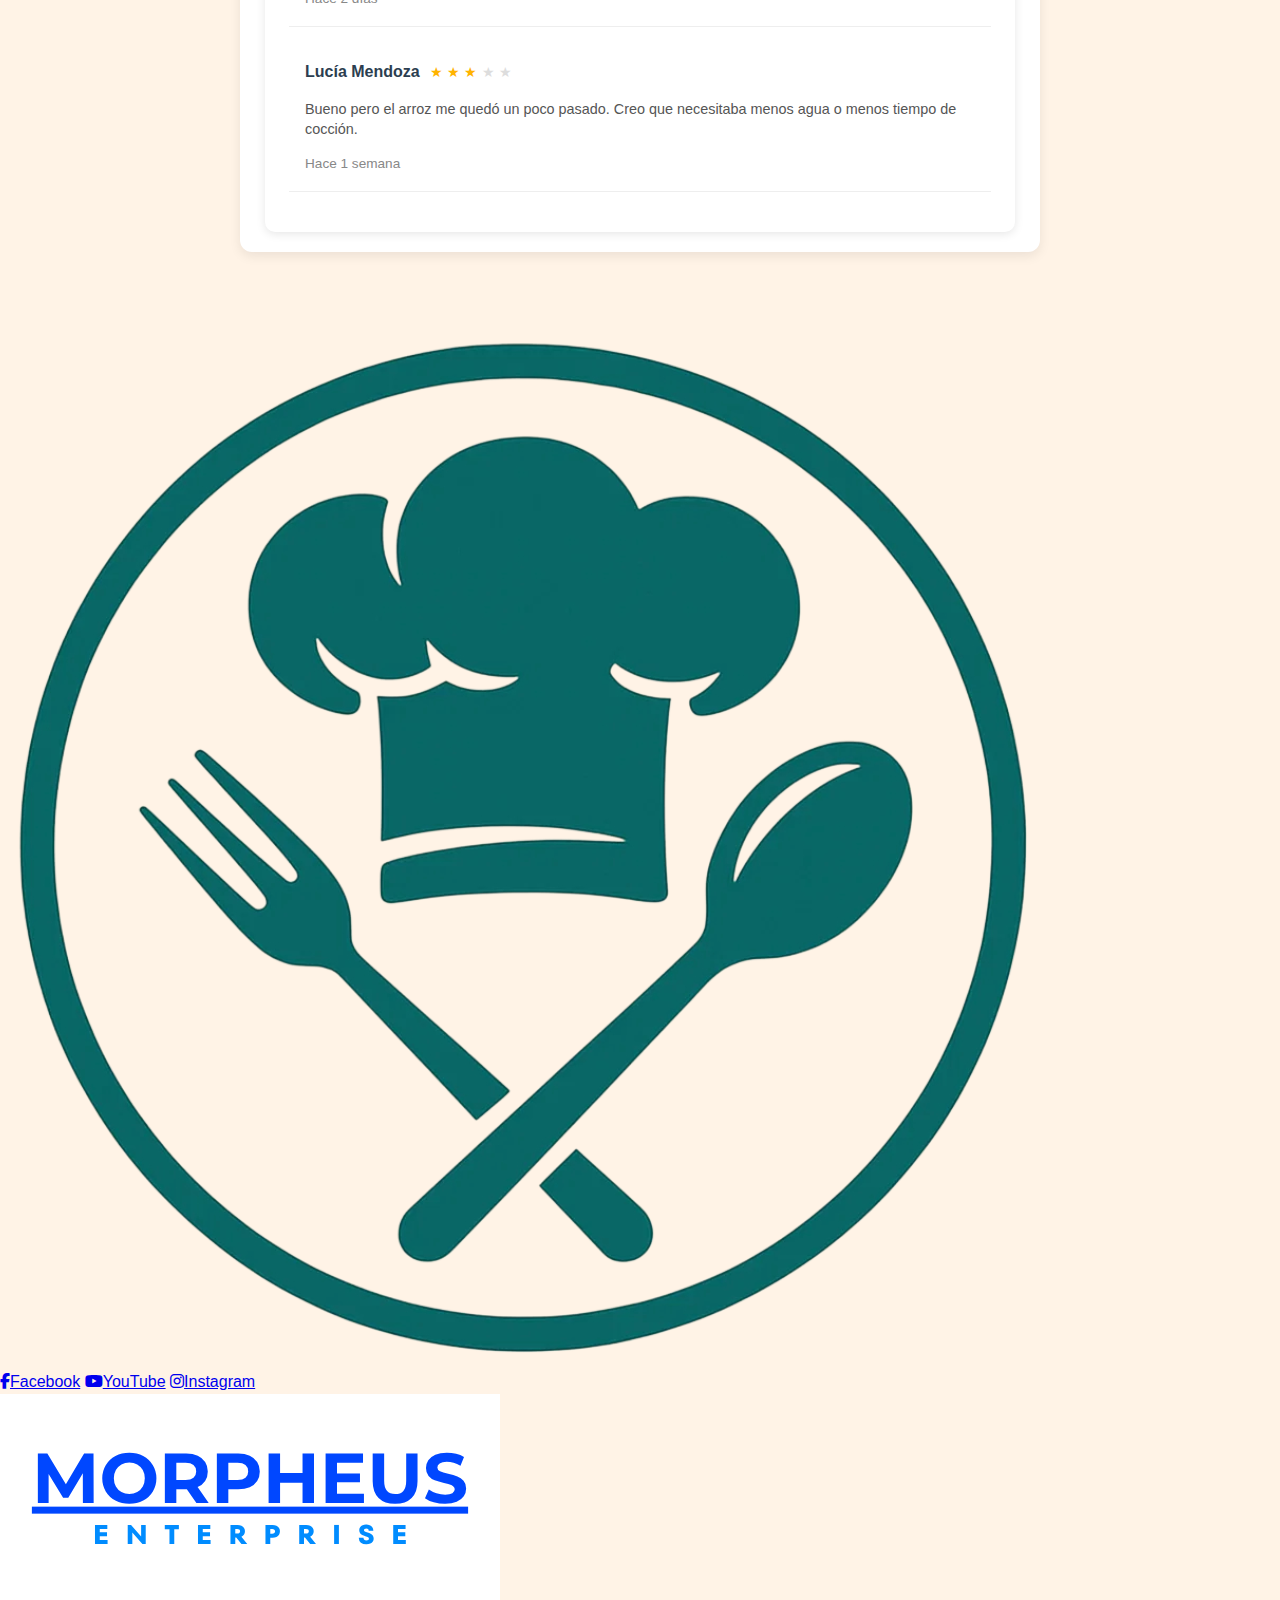
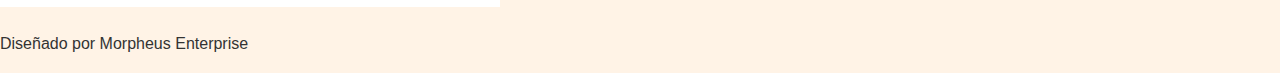
<file: pages/polloArrz.html>
<!DOCTYPE html>
<html lang="es">

<head>
    <meta charset="UTF-8">
    <meta name="viewport" content="width=device-width, initial-scale=1.0">
    <title>Pollo con arroz</title>
    <link href="https://fonts.googleapis.com/css2?family=Poppins&display=swap" rel="stylesheet">
    <!--FAVICON-->
    <link rel="icon" href="/images/transparenticonmini.png">
    <link rel="stylesheet" href="https://cdnjs.cloudflare.com/ajax/libs/font-awesome/6.5.0/css/all.min.css">
    <link rel="stylesheet" href="/css/styles.css">
    <link rel="stylesheet" href="/css/receta1.css">
    <link rel="stylesheet" href="/css/formulario.css">

</head>

<body>
    <header id="header">
        <h1 id="headerTitle"><img src="/images/transparentlogo.png" alt="Icono de la pagina" class="titleIcon">Pollo con
            arroz</h1>
        <nav id="nav">
            <ul class="navList">
                <li class="navItem"><a href="/index.html" id="home">Inicio</a></li>
                <li class="navItem"><a href="/pages/recetas.html" id="recipes">Recetas</a></li>
                <li class="navItem"><a href="/pages/nosotros.html" id="us">Nosotros</a></li>
            </ul>
        </nav>
    </header>
    <main>
        <!--Titulo principal-->
        <h2 id="tituloR1">Cómo preparar un sabroso plato de pollo con arroz.</h2>
        <p>Clásico comfort food con pollo asado al sartén.</p>
        <!--seccion de los ingredientes-->
        <section id="ingredientes">
            <h2>Ingredientes</h2>
            <button class="toggle-btn" aria-controls="lista-ingredientes" aria-expanded="true">
                Mostrar / Ocultar
            </button>
            <ul id="lista-ingredientes" class="ingredientes-list">
                <li>4 piezas de pollo (o las que desees)</li>
                <li>5 cucharadas soperas de ají panca en pasta</li>
                <li>3 cucharadas soperas de ajo molido</li>
                <li>1 cucharadita de comino molido</li>
                <li>1 cucharadita de pimienta negra molida</li>
                <li>1 cucharadita de orégano seco molido</li>
                <li>2 cucharadas soperas de mostaza</li>
                <li>100ml de vinagre tinto</li>
                <li>100ml de salsa de soya</li>
                <li>3 cucharaditas de sal</li>
                <li>Aceite</li>
            </ul>
        </section>
        <!--Pasos-->
        <section id="pasos">
            <h2>Pasos</h2>
            <button class="toggle-btn" aria-controls="lista-pasos" aria-expanded="false">
                Mostrar / Ocultar
            </button>
            <div id="lista-pasos" class="pasos-list" hidden>
                <article class="paso" data-error="No lavar el arroz puede dejarlo arenoso.">
                    <div class="paso-header">
                        <p>Empieza marinando las piezas de pollo. Para ello, coloca en un recipiente el ají panca en
                            pasta, el orégano, la sal, la pimienta negra, el comino, el ajo molido y la mostaza. Luego
                            añade el vinagre tinto, la salsa de soya y la cerveza. Remueve bien y prueba si deseas (la
                            mezcla
                            debe estar ligeramente subida de sal).</p>
                        <button class="error-btn">Advertencia</button>
                    </div>
                    <p class="mensaje-error" hidden></p>
                    <img src="/images1/preparacionCondimentos.png" alt="Combinar todos los condimentos."
                        class="imagen-paso">
                </article>

                <article class="paso" data-error="Si olvidas la sal, quedará sin sabor.">
                    <div class="paso-header">
                        <p>Vuelca esta marinada sobre las piezas de pollo y asegúrate de masajearlas bien. Luego, deja
                            reposar por 1 hora o mejor durante toda la noche. Así lograrás un sabor más profundo.</p>
                        <button class="error-btn">Advertencia</button>
                    </div>
                    <p class="mensaje-error" hidden></p>
                    <img src="/images1/marinarPollo.png" alt="Marinar el pollo." class="imagen-paso">
                </article>

                <article class="paso" data-error="No apagar antes ni después.">
                    <div class="paso-header">
                        <p>Cumplido el tiempo de reposo, coloca aceite en una sartén profunda y fríe las piezas
                            aderezadas hasta que el pollo esté perfectamente cocido.</p>
                        <button class="error-btn">Advertencia</button>
                    </div>
                    <p class="mensaje-error" hidden></p>
                    <img src="/images1/polloFreir.png" alt="Picar la cebolla finamente." class="imagen-paso">
                </article>

                <article class="paso" data-error="No apagar antes ni después.">
                    <div class="paso-header">
                        <p>Por otro lado, prepara el arroz. Hacerlo es fácil: coloca en una olla pequeña (o en la olla
                            arrocera) un buen chorro de aceite e incorpora ajo picado o molido. Remueve bien mientras se
                            calienta, para que el ajo se dore sin quemarse. Luego, añade el arroz y comienza a remover
                            para nacarar, es decir, hasta que los granos se vean translúcidos.</p>
                        <button class="error-btn">Advertencia</button>
                    </div>
                    <p class="mensaje-error" hidden></p>
                    <img src="/images1/prepararArroz.png" alt="Retirar la carne sellada y reservar."
                        class="imagen-paso">
                </article>

                <article class="paso" data-error="No apagar antes ni después.">
                    <div class="paso-header">
                        <p>Vierte sobre el arroz una taza y media de agua, remueve y agrega sal (aproximadamente una
                            cucharadita). Deja que rompa el hervor, tapa la olla y reduce el fuego para que se cocine.
                            Después de unos 15 minutos, verifica que el arroz esté bien cocido y reserva.
                        </p>
                        <button class="error-btn">Advertencia</button>
                    </div>
                    <p class="mensaje-error" hidden></p>
                    <img src="/images1/agregarAguaArrz.png" alt="Agregar agua al arroz." class="imagen-paso">
                    <img src="/images1/arrozListoArrz.png" alt="Arroz terminado de cocinar." class="imagen-paso">
                </article>

                <article class="paso" data-error="No apagar antes ni después.">
                    <div class="paso-header">
                        <p>Finalmente, sirve una buena pieza de pollo con una porción de arroz, otra de papa, y no
                            olvides la infaltable ensalada fresca y la crema de ají de huacatay. ¡A comer!</p>
                        <button class="error-btn">Advertencia</button>
                    </div>
                    <p class="mensaje-error" hidden></p>
                    <img src="/images1/polloListoArrz.png" alt="Pollo con arroz listo para servir.."
                        class="imagen-paso">
                </article>
            </div>
        </section>
        <!--consejos-->
        <section id="consejos">
            <h2>Consejos</h2>
            <ul class="consejos-list">
                <li>Agrega mantequilla para más sabor.</li>
                <li>Decora con una hoja de cilantro.</li>
                <li>Puedes acompañarlo con aguacate o atún.</li>
                <li>No olvides tomar la foto para Instagram.</li>
            </ul>
        </section>
        <!--video-->
        <section id="video">
            <h2>Video para una ayuda extra u otra forma de preparación.</h2>
            <iframe width="560" height="315" src="https://www.youtube.com/embed/wxt7AkqrOaY?si=HU4xjH5PUqnE_oWr"
                title="YouTube video player" frameborder="0"
                allow="accelerometer; autoplay; clipboard-write; encrypted-media; gyroscope; picture-in-picture; web-share"
                referrerpolicy="strict-origin-when-cross-origin" allowfullscreen></iframe>
        </section>
        <section id="comentarios">
            <div class="comentarios-container">
                <h2 class="title-h1">Comentarios y Valoraciones</h2>
                <h4 class="title-h4">Comparte tu experiencia con nuestras recetas</h4>

                <!-- Formulario de comentario -->
                <div class="comentario-form">
                    <h3>Escribe tu comentario</h3>

                    <!-- Sistema de valoración con estrellas -->
                    <div class="rating-system">
                        <p class="rating-label">Tu valoración:</p>
                        <div class="stars-container">
                            <div class="stars" id="ratingStars">
                                <span class="star" data-value="1">★</span>
                                <span class="star" data-value="2">★</span>
                                <span class="star" data-value="3">★</span>
                                <span class="star" data-value="4">★</span>
                                <span class="star" data-value="5">★</span>
                            </div>
                            <div class="rating-text" id="ratingText">Selecciona una valoración</div>
                        </div>
                    </div>

                    <!-- Formulario -->
                    <form class="comment-form">
                        <div class="form-group">
                            <label for="nombre">Nombre</label>
                            <input type="text" id="nombre" name="nombre" placeholder="Tu nombre" required>
                        </div>

                        <div class="form-group">
                            <label for="comentario">Comentario o pregunta</label>
                            <textarea id="comentario" name="comentario" rows="5"
                                placeholder="Comparte tus pensamientos sobre esta receta..." required></textarea>
                        </div>

                        <button type="submit" class="submit-btn">Enviar Comentario</button>
                    </form>
                </div>

                <!-- Comentarios existentes (ejemplos) -->
                <div class="comentarios-list">
                    <h3>Comentarios Recientes</h3>

                    <div class="comentario-item">
                        <div class="comentario-header">
                            <span class="comentario-autor">Fernando Silva</span>
                            <div class="comentario-rating">
                                <span class="star filled">★</span>
                                <span class="star filled">★</span>
                                <span class="star filled">★</span>
                                <span class="star filled">★</span>
                                <span class="star filled">★</span>
                            </div>
                        </div>
                        <p class="comentario-text">Clásico que nunca falla. El arroz absorbió todo el sabor del pollo y
                            quedó increíble. Fácil y delicioso.</p>
                        <span class="comentario-fecha">Hace 2 días</span>
                    </div>

                    <div class="comentario-item">
                        <div class="comentario-header">
                            <span class="comentario-autor">Lucía Mendoza</span>
                            <div class="comentario-rating">
                                <span class="star filled">★</span>
                                <span class="star filled">★</span>
                                <span class="star filled">★</span>
                                <span class="star">★</span>
                                <span class="star">★</span>
                            </div>
                        </div>
                        <p class="comentario-text">Bueno pero el arroz me quedó un poco pasado. Creo que necesitaba
                            menos agua o menos tiempo de cocción.</p>
                        <span class="comentario-fecha">Hace 1 semana</span>
                    </div>
                </div>
            </div>
        </section>
    </main>

    <footer id="footer">
        <div class="containerFooter">
            <div class="footerLeft">
                <img src="/images/transparentseclogo.png" alt="Logo sabor del dia" class="footerLogo">
                <div class="socialLinks">
                    <a target="_blank" href="https://www.facebook.com/henrycavill"><i
                            class="fab fa-facebook-f"></i>Facebook</a>
                    <a target="_blank" href="https://www.youtube.com/"><i class="fab fa-youtube"></i>YouTube</a>
                    <a target="_blank" href="https://www.instagram.com/henrycavill/"><i
                            class="fab fa-instagram"></i>Instagram</a>
                </div>
            </div>
            <div class="footerRight">
                <img src="/images/morpheusLogo.png" alt="Logo Morpheus" class="morpheusLogo">
                <p class="credit">Diseñado por Morpheus Enterprise</p>
            </div>
        </div>
    </footer>
    <script src="/js/receta1.js"></script>
</body>

</html>
</file>
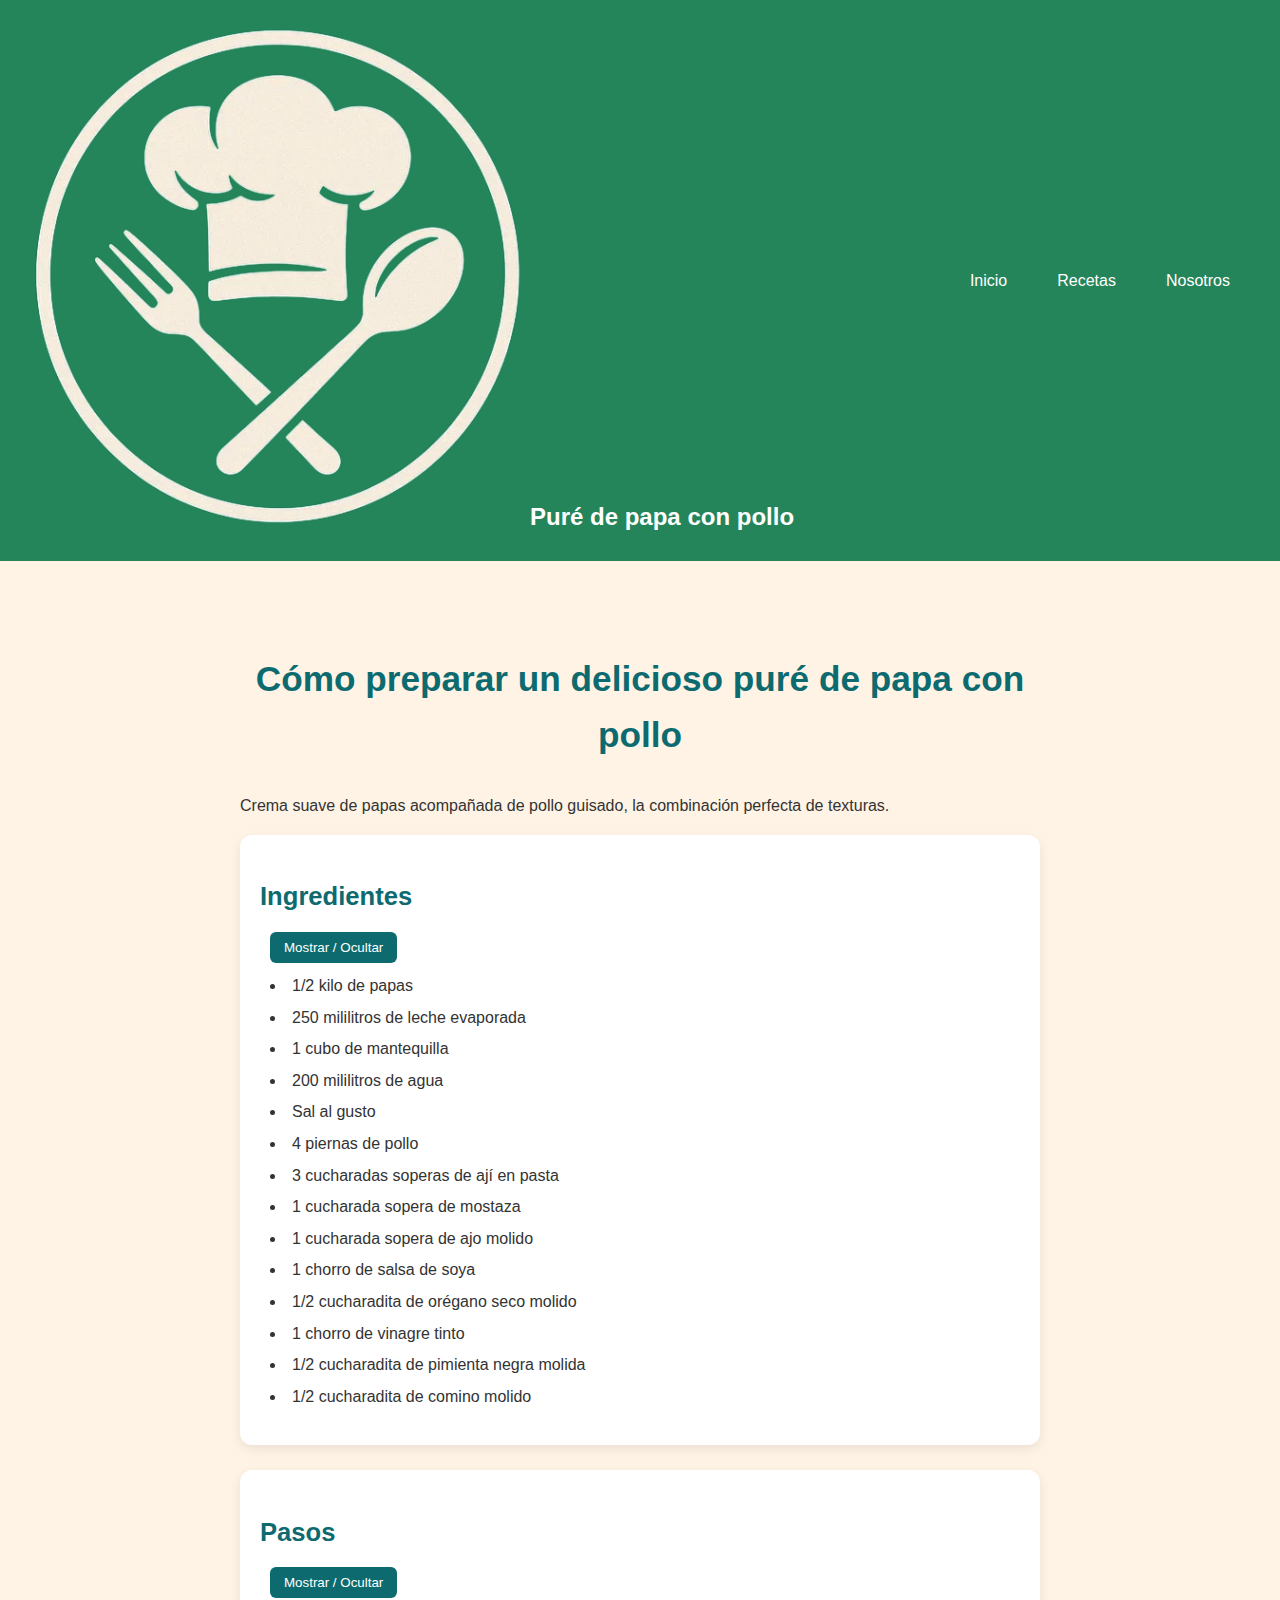
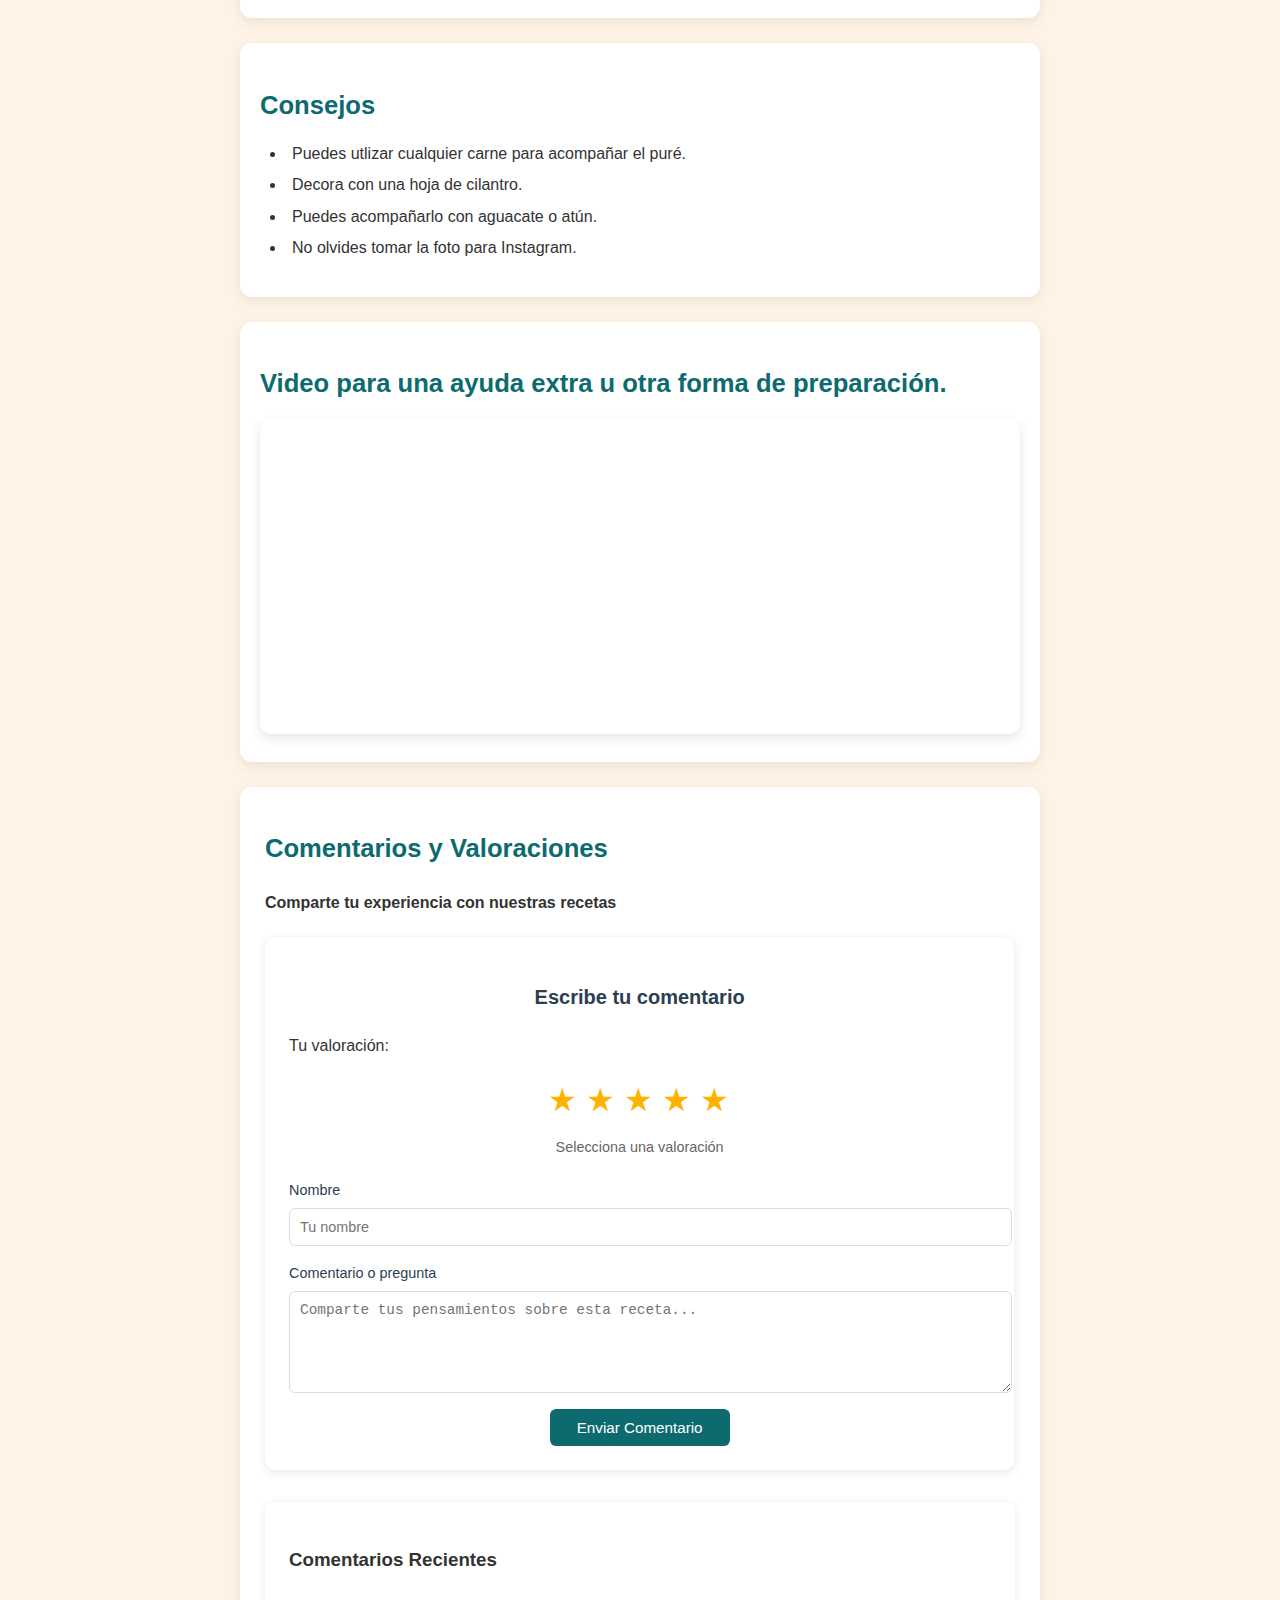
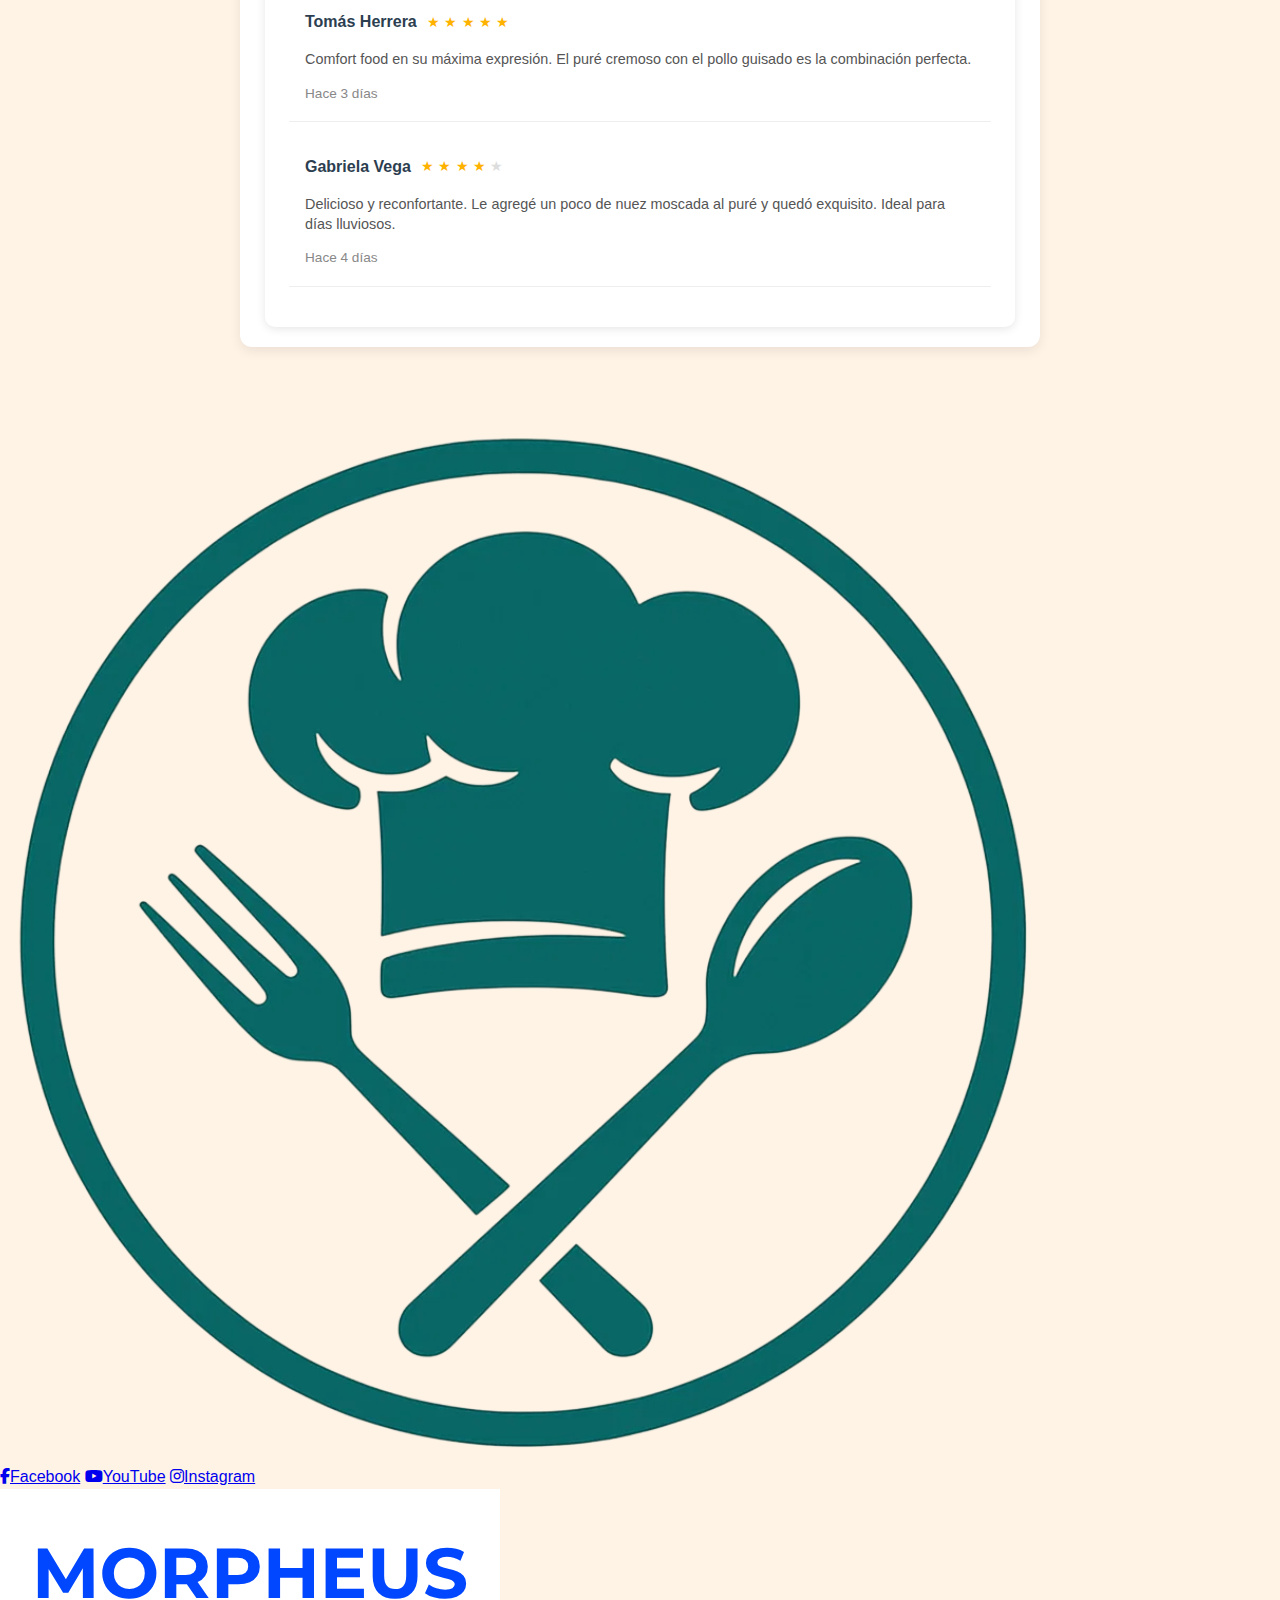
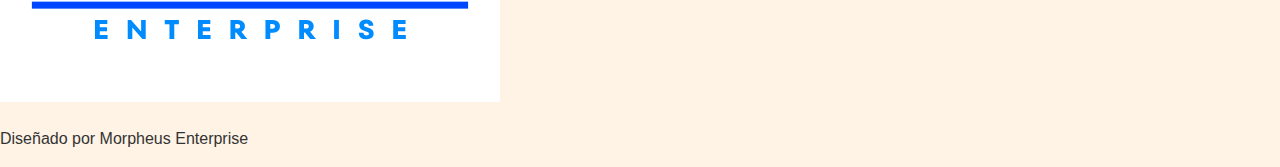
<file: pages/purePa.html>
<!DOCTYPE html>
<html lang="es">

<head>
    <meta charset="UTF-8">
    <meta name="viewport" content="width=device-width, initial-scale=1.0">
    <title>Puré de papa con pollo</title>
    <link href="https://fonts.googleapis.com/css2?family=Poppins&display=swap" rel="stylesheet">
    <!--FAVICON-->
    <link rel="icon" href="/images/transparenticonmini.png">
    <link rel="stylesheet" href="https://cdnjs.cloudflare.com/ajax/libs/font-awesome/6.5.0/css/all.min.css">
    <link rel="stylesheet" href="/css/styles.css">
    <link rel="stylesheet" href="/css/receta1.css">
    <link rel="stylesheet" href="/css/formulario.css">

</head>

<body>
    <header id="header">
        <h1 id="headerTitle"><img src="/images/transparentlogo.png" alt="Icono de la pagina" class="titleIcon">Puré de
            papa con pollo</h1>
        <nav id="nav">
            <ul class="navList">
                <li class="navItem"><a href="/index.html" id="home">Inicio</a></li>
                <li class="navItem"><a href="/pages/recetas.html" id="recipes">Recetas</a></li>
                <li class="navItem"><a href="/pages/nosotros.html" id="us">Nosotros</a></li>
            </ul>
        </nav>
    </header>
    <main>
        <!--Titulo principal-->
        <h2 id="tituloR1">Cómo preparar un delicioso puré de papa con pollo</h2>
        <p>Crema suave de papas acompañada de pollo guisado, la combinación perfecta de texturas.</p>
        <!--seccion de los ingredientes-->
        <section id="ingredientes">
            <h2>Ingredientes</h2>
            <button class="toggle-btn" aria-controls="lista-ingredientes" aria-expanded="true">
                Mostrar / Ocultar
            </button>
            <ul id="lista-ingredientes" class="ingredientes-list">
                <li>1/2 kilo de papas</li>
                <li>250 mililitros de leche evaporada</li>
                <li>1 cubo de mantequilla</li>
                <li>200 mililitros de agua</li>
                <li>Sal al gusto</li>
                <li>4 piernas de pollo</li>
                <li>3 cucharadas soperas de ají en pasta</li>
                <li>1 cucharada sopera de mostaza</li>
                <li>1 cucharada sopera de ajo molido</li>
                <li>1 chorro de salsa de soya</li>
                <li>1/2 cucharadita de orégano seco molido</li>
                <li>1 chorro de vinagre tinto</li>
                <li>1/2 cucharadita de pimienta negra molida</li>
                <li>1/2 cucharadita de comino molido</li>
            </ul>
        </section>
        <!--Pasos-->
        <section id="pasos">
            <h2>Pasos</h2>
            <button class="toggle-btn" aria-controls="lista-pasos" aria-expanded="false">
                Mostrar / Ocultar
            </button>
            <div id="lista-pasos" class="pasos-list" hidden>
                <article class="paso" data-error="No lavar el arroz puede dejarlo arenoso.">
                    <div class="paso-header">
                        <p>Para preparar el puré, comienza sancochando las papas en abundante agua fría. Tapa la olla
                            y deja que hierva; luego reduce el fuego al mínimo y deja cocer durante unos 20 a 25
                            minutos, o hasta que puedas introducir un cuchillo con facilidad. Retíralas de inmediato
                            para evitar abran en el agua.</p>
                        <button class="error-btn">Advertencia</button>
                    </div>
                    <p class="mensaje-error" hidden></p>
                    <img src="/images1/hervirPapas.png" alt="Hervir las papas." class="imagen-paso">
                </article>

                <article class="paso" data-error="Si olvidas la sal, quedará sin sabor.">
                    <div class="paso-header">
                        <p>Cuando hayan enfriado un poco, pélalas rápidamente y colócalas en un tazón o directamente en
                            la olla. Aplástalas con la prensa las papas hasta obtener un puré suave.</p>
                        <button class="error-btn">Advertencia</button>
                    </div>
                    <p class="mensaje-error" hidden></p>
                    <img src="/images1/aplastarPapas.png" alt="Aplastar las papas hasta hacer puré."
                        class="imagen-paso">
                </article>

                <article class="paso" data-error="No apagar antes ni después.">
                    <div class="paso-header">
                        <p>Agrega leche, agua, un cubo de mantequilla y sal al gusto. Lleva la mezcla a fuego medio-bajo
                            y remueve bien hasta que empiece a burbujear. Rectifica la sazón, tapa la olla y reserva
                            hasta el momento de servir.</p>
                        <button class="error-btn">Advertencia</button>
                    </div>
                    <p class="mensaje-error" hidden></p>
                    <img src="/images1/condimentarPure.png" alt="Agreggar leche, mantequilla y sal al puré."
                        class="imagen-paso">
                </article>

                <article class="paso" data-error="No apagar antes ni después.">
                    <div class="paso-header">
                        <p>Para el pollo, prepara el aderezo en un tazón aparte combinando ají panca, ajo molido,
                            mostaza, vinagre, sillao, especias y hierbas como comino, pimienta, sal, paprika y orégano.
                            Mezcla bien.</p>
                        <button class="error-btn">Advertencia</button>
                    </div>
                    <p class="mensaje-error" hidden></p>
                    <img src="/images1/marinadoPure.png" alt="Preparar el marinado para el pollo." class="imagen-paso">
                </article>

                <article class="paso" data-error="No apagar antes ni después.">
                    <div class="paso-header">
                        <p>Adoba las piezas de pollo crudo con esta preparación y lleva a refrigerar por al menos 1
                            hora, o mejor aún, toda la noche.
                        </p>
                        <button class="error-btn">Advertencia</button>
                    </div>
                    <p class="mensaje-error" hidden></p>
                    <img src="/images1/agregarAdoboPu.png" alt="Agregar el adobo al pollo." class="imagen-paso">
                </article>

                <article class="paso" data-error="No apagar antes ni después.">
                    <div class="paso-header">
                        <p>Al día siguiente, puedes cocinarlas en el horno precalentado a 175 °C durante 45 minutos, o
                            colocar el pollo a la olla con tapa cubriendo con caldo de pollo, dejando que se cocinen
                            durante unos 25 minutos o hasta que estén completamente cocidas por dentro.</p>
                        <button class="error-btn">Advertencia</button>
                    </div>
                    <p class="mensaje-error" hidden></p>
                    <img src="/images1/cocinarPolloPu.png" alt="Cocinar el pollo en horno o frito." class="imagen-paso">
                </article>

                <article class="paso" data-error="No apagar antes ni después.">
                    <div class="paso-header">
                        <p>Al momento de servir, acomoda las piezas de pollo junto al puré de papa bien caliente y
                            acompaña con una porción de ensalada fresca. ¡Buen provecho! </p>
                        <button class="error-btn">Advertencia</button>
                    </div>
                    <p class="mensaje-error" hidden></p>
                    <img src="/images1/pureListo.png" alt="Pure con polli lsirto para servir." class="imagen-paso">
                </article>
            </div>
        </section>
        <!--consejos-->
        <section id="consejos">
            <h2>Consejos</h2>
            <ul class="consejos-list">
                <li>Puedes utlizar cualquier carne para acompañar el puré.</li>
                <li>Decora con una hoja de cilantro.</li>
                <li>Puedes acompañarlo con aguacate o atún.</li>
                <li>No olvides tomar la foto para Instagram.</li>
            </ul>
        </section>
        <!--video-->
        <section id="video">
            <h2>Video para una ayuda extra u otra forma de preparación.</h2>
            <iframe width="560" height="315" src="https://www.youtube.com/embed/JnyDLT19Tzo?si=09xyI82e3UPV0oCV"
                title="YouTube video player" frameborder="0"
                allow="accelerometer; autoplay; clipboard-write; encrypted-media; gyroscope; picture-in-picture; web-share"
                referrerpolicy="strict-origin-when-cross-origin" allowfullscreen></iframe>
        </section>
        <section id="comentarios">
            <div class="comentarios-container">
                <h2 class="title-h1">Comentarios y Valoraciones</h2>
                <h4 class="title-h4">Comparte tu experiencia con nuestras recetas</h4>

                <!-- Formulario de comentario -->
                <div class="comentario-form">
                    <h3>Escribe tu comentario</h3>

                    <!-- Sistema de valoración con estrellas -->
                    <div class="rating-system">
                        <p class="rating-label">Tu valoración:</p>
                        <div class="stars-container">
                            <div class="stars" id="ratingStars">
                                <span class="star" data-value="1">★</span>
                                <span class="star" data-value="2">★</span>
                                <span class="star" data-value="3">★</span>
                                <span class="star" data-value="4">★</span>
                                <span class="star" data-value="5">★</span>
                            </div>
                            <div class="rating-text" id="ratingText">Selecciona una valoración</div>
                        </div>
                    </div>

                    <!-- Formulario -->
                    <form class="comment-form">
                        <div class="form-group">
                            <label for="nombre">Nombre</label>
                            <input type="text" id="nombre" name="nombre" placeholder="Tu nombre" required>
                        </div>

                        <div class="form-group">
                            <label for="comentario">Comentario o pregunta</label>
                            <textarea id="comentario" name="comentario" rows="5"
                                placeholder="Comparte tus pensamientos sobre esta receta..." required></textarea>
                        </div>

                        <button type="submit" class="submit-btn">Enviar Comentario</button>
                    </form>
                </div>

                <!-- Comentarios existentes (ejemplos) -->
                <div class="comentarios-list">
                    <h3>Comentarios Recientes</h3>

                    <div class="comentario-item">
                        <div class="comentario-header">
                            <span class="comentario-autor">Tomás Herrera</span>
                            <div class="comentario-rating">
                                <span class="star filled">★</span>
                                <span class="star filled">★</span>
                                <span class="star filled">★</span>
                                <span class="star filled">★</span>
                                <span class="star filled">★</span>
                            </div>
                        </div>
                        <p class="comentario-text">Comfort food en su máxima expresión. El puré cremoso con el pollo
                            guisado es la combinación perfecta.</p>
                        <span class="comentario-fecha">Hace 3 días</span>
                    </div>

                    <div class="comentario-item">
                        <div class="comentario-header">
                            <span class="comentario-autor">Gabriela Vega</span>
                            <div class="comentario-rating">
                                <span class="star filled">★</span>
                                <span class="star filled">★</span>
                                <span class="star filled">★</span>
                                <span class="star filled">★</span>
                                <span class="star">★</span>
                            </div>
                        </div>
                        <p class="comentario-text">Delicioso y reconfortante. Le agregé un poco de nuez moscada al puré
                            y quedó exquisito. Ideal para días lluviosos.</p>
                        <span class="comentario-fecha">Hace 4 días</span>
                    </div>
                </div>
            </div>
        </section>
    </main>

    <footer id="footer">
        <div class="containerFooter">
            <div class="footerLeft">
                <img src="/images/transparentseclogo.png" alt="Logo sabor del dia" class="footerLogo">
                <div class="socialLinks">
                    <a target="_blank" href="https://www.facebook.com/henrycavill"><i
                            class="fab fa-facebook-f"></i>Facebook</a>
                    <a target="_blank" href="https://www.youtube.com/"><i class="fab fa-youtube"></i>YouTube</a>
                    <a target="_blank" href="https://www.instagram.com/henrycavill/"><i
                            class="fab fa-instagram"></i>Instagram</a>
                </div>
            </div>
            <div class="footerRight">
                <img src="/images/morpheusLogo.png" alt="Logo Morpheus" class="morpheusLogo">
                <p class="credit">Diseñado por Morpheus Enterprise</p>
            </div>
        </div>
    </footer>
    <script src="/js/receta1.js"></script>
</body>

</html>
</file>
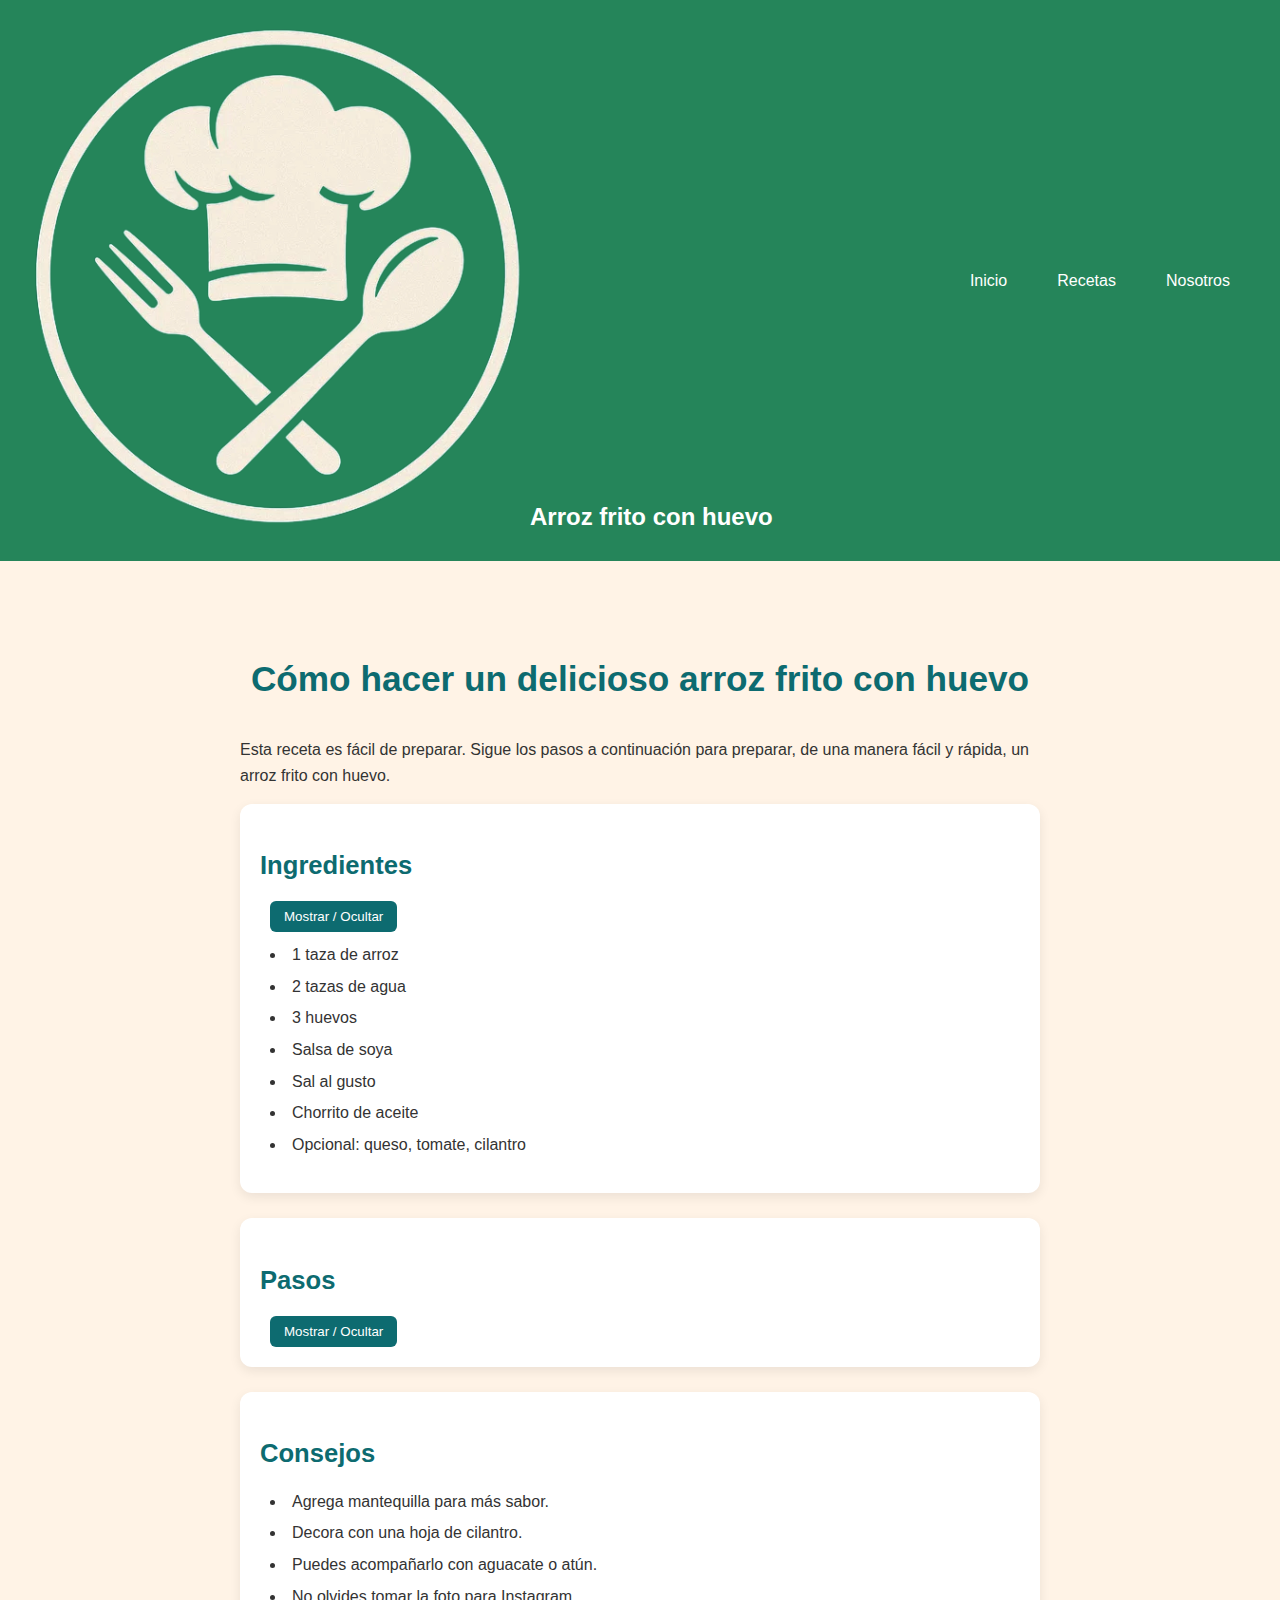
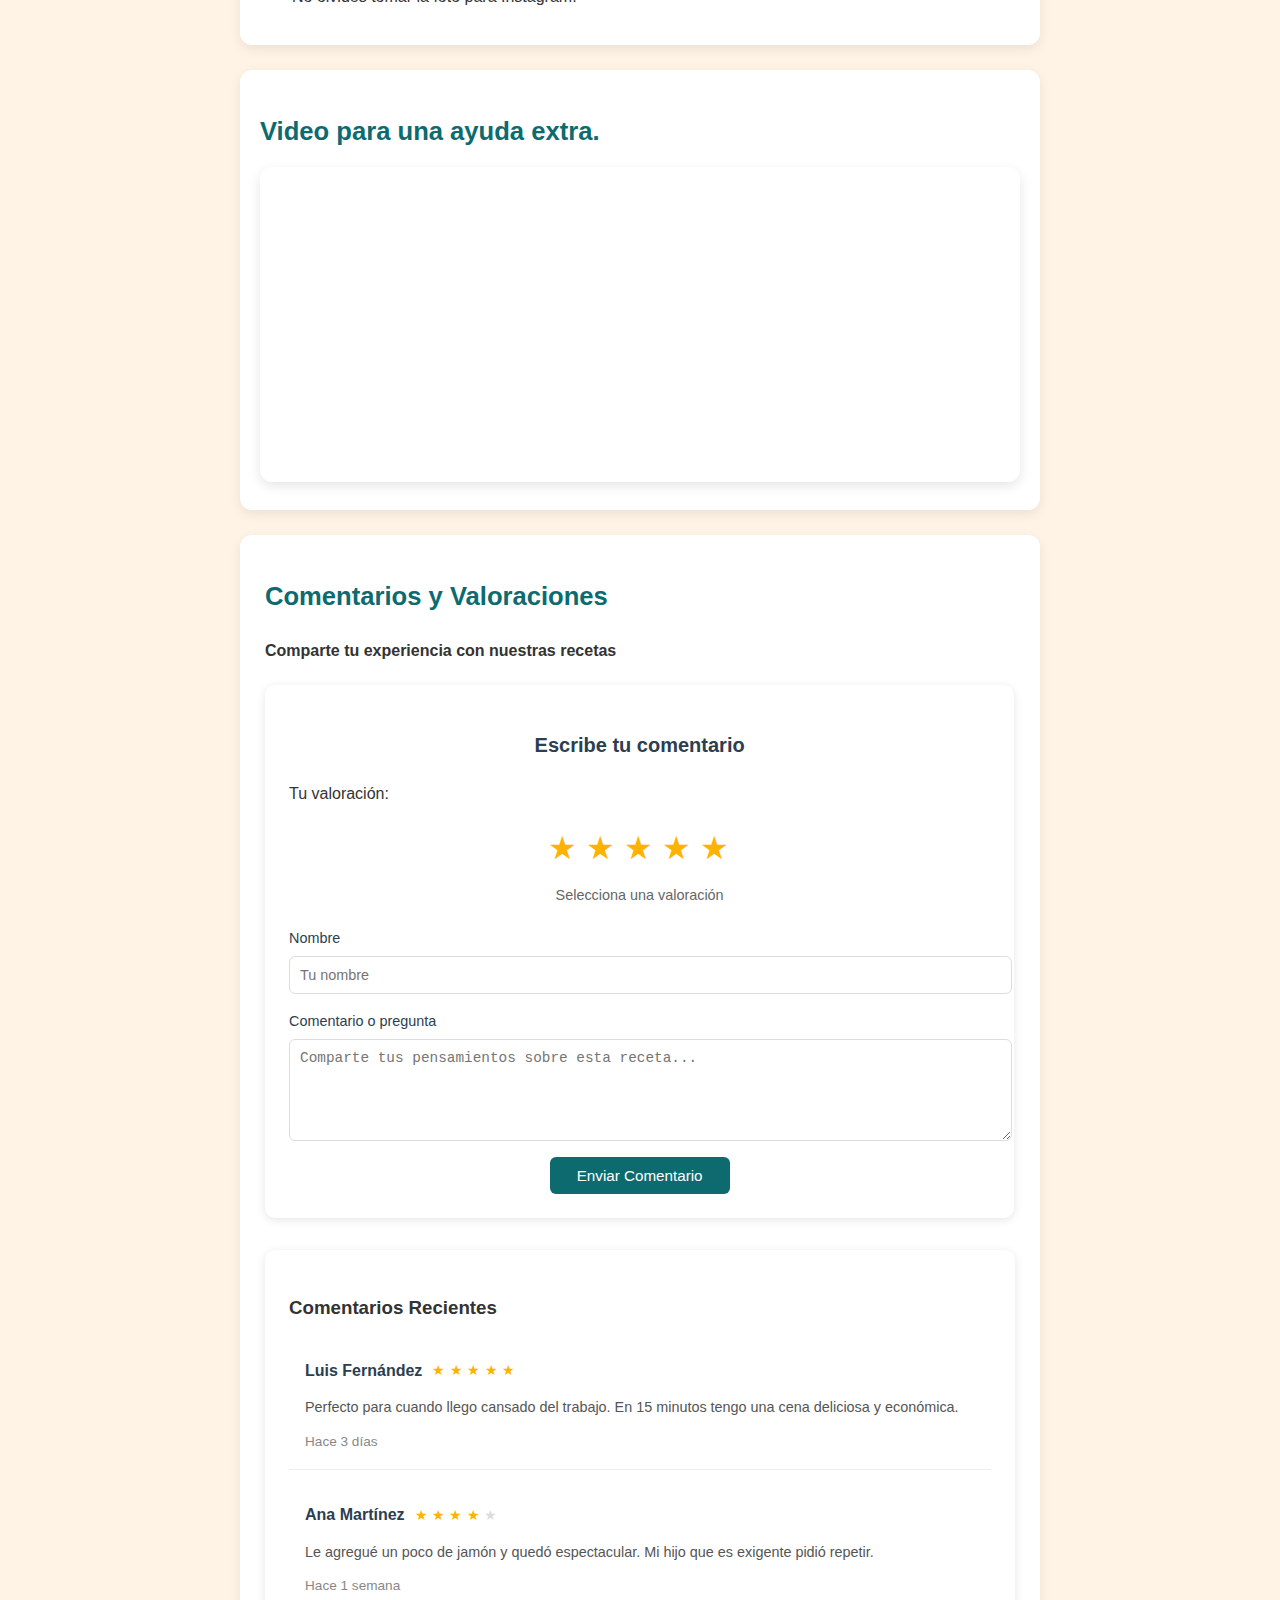
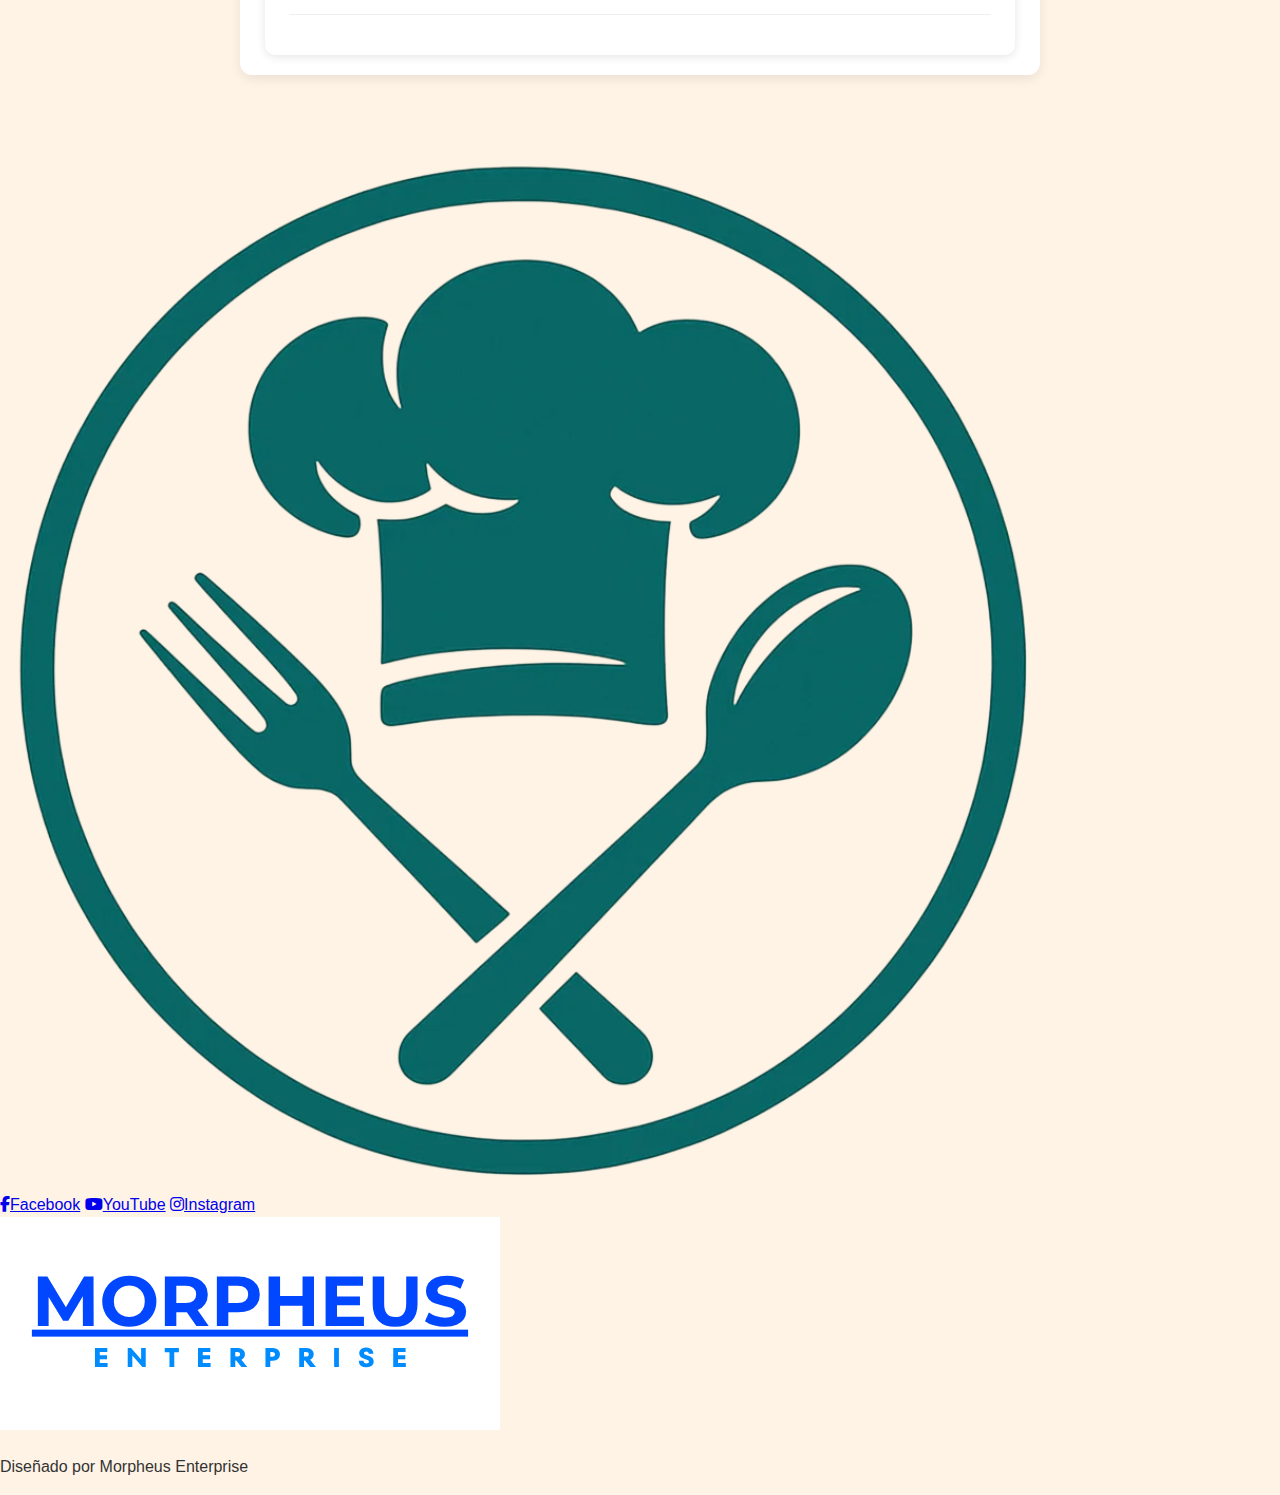
<file: pages/receta1.html>
<!DOCTYPE html>
<html lang="es">

<head>
    <meta charset="UTF-8">
    <meta name="viewport" content="width=device-width, initial-scale=1.0">
    <title>Arroz frito con huevo</title>
    <link href="https://fonts.googleapis.com/css2?family=Poppins&display=swap" rel="stylesheet">
    <!--FAVICON-->
    <link rel="icon" href="/images/transparenticonmini.png">
    <link rel="stylesheet" href="https://cdnjs.cloudflare.com/ajax/libs/font-awesome/6.5.0/css/all.min.css">
    <link rel="stylesheet" href="/css/styles.css">
    <link rel="stylesheet" href="/css/receta1.css">
    <link rel="stylesheet" href="/css/formulario.css">
</head>

<body>
    <header id="header">
        <h1 id="headerTitle"><img src="/images/transparentlogo.png" alt="Icono de la pagina" class="titleIcon">Arroz
            frito con huevo</h1>
        <nav id="nav">
            <ul class="navList">
                <li class="navItem"><a href="/index.html" id="home">Inicio</a></li>
                <li class="navItem"><a href="/pages/recetas.html" id="recipes">Recetas</a></li>
                <li class="navItem"><a href="/pages/nosotros.html" id="us">Nosotros</a></li>
            </ul>
        </nav>
    </header>
    <main>
        <!--Titulo principal-->
        <h2 id="tituloR1">Cómo hacer un delicioso arroz frito con huevo</h2>
        <p>Esta receta es fácil de preparar. Sigue los pasos a continuación para preparar, de una manera fácil y rápida,
            un arroz frito con huevo.</p>
        <!--seccion de los ingredientes-->
        <section id="ingredientes">
            <h2>Ingredientes</h2>
            <button class="toggle-btn" aria-controls="lista-ingredientes" aria-expanded="true">
                Mostrar / Ocultar
            </button>
            <ul id="lista-ingredientes" class="ingredientes-list">
                <li>1 taza de arroz</li>
                <li>2 tazas de agua</li>
                <li>3 huevos</li>
                <li>Salsa de soya</li>
                <li>Sal al gusto</li>
                <li>Chorrito de aceite</li>
                <li>Opcional: queso, tomate, cilantro</li>
            </ul>
        </section>
        <!--Pasos-->
        <section id="pasos">
            <h2>Pasos</h2>
            <button class="toggle-btn" aria-controls="lista-pasos" aria-expanded="false">
                Mostrar / Ocultar
            </button>
            <div id="lista-pasos" class="pasos-list" hidden>
                <article class="paso" data-error="No lavar el arroz puede dejarlo arenoso.">
                    <div class="paso-header">
                        <p>Enjuaga el arroz como si lavaras tus pecados culinarios.</p>
                        <button class="error-btn">Sugerencia</button>
                    </div>
                    <p class="mensaje-error" hidden></p>
                    <img src="/images/Lavar-arroz-ciencia-cocineros.jpg" alt="Lavado de arroz" class="imagen-paso">
                </article>

                <article class="paso" data-error="Si olvidas la sal, quedará sin sabor.">
                    <div class="paso-header">
                        <p>Agrega arroz, agua y sal a la olla.</p>
                        <button class="error-btn">Sugerencia</button>
                    </div>
                    <p class="mensaje-error" hidden></p>
                    <img src="/images/agregarArroz4.jpg" alt="Agregar el arroz, una pisca de sal y agua en una olla."
                        class="imagen-paso">
                </article>

                <article class="paso" data-error="No apagar antes ni después.">
                    <div class="paso-header">
                        <p>Deja hervir y tapa. Apaga el fuego cuando el agua se consuma y deja reposar.</p>
                        <button class="error-btn">Sugerencia</button>
                    </div>
                    <p class="mensaje-error" hidden></p>
                    <img src="/images/dejarHervir.jpg" alt="Dejar hervir." class="imagen-paso">
                    <img src="/images/taparOlla.jpg" alt="Tapar cuando el agua se consuma." class="imagen-paso">
                </article>

                <article class="paso" data-error="Si cae cáscara, tendrás calcio extra.">
                    <div class="paso-header">
                        <p>Rompe los huevos en un tazón y bátelos. Despues en un sartén con un chorrito de aceite agrega
                            los huevos y revuelve.</p>
                        <button class="error-btn">Sugerencia</button>
                    </div>
                    <p class="mensaje-error" hidden></p>
                    <img src="/images/batirHuevos.png" alt="Batir los huevos" class="imagen-paso">
                    <img src="/images/aceiteChorro.jpg" alt="Agregar aceite al sartén" class="imagen-paso">
                    <img src="/images/huevosRevueltos.jpg" alt="Revolver los huevos" class="imagen-paso">
                </article>

                <article class="paso" data-error="No te distraigas ni por un segundo si no, será arroz quemado :).">
                    <div class="paso-header">
                        <p>Por otro lado, en un sartén aparte también con un chorrito de aceite agrega el arroz y
                            revuelve por unos minutos.</p>
                        <button class="error-btn">Sugerencia</button>
                    </div>
                    <p class="mensaje-error" hidden></p>
                    <img src="/images/arrozSarten.jpg" alt="Arroz en un sarten con un chorrito de aceite."
                        class="imagen-paso">
                </article>

                <article class="paso" data-error="No te pases mucho con la salsa de soya, podría quedar muy salado.">
                    <div class="paso-header">
                        <p>Una vez hayan pasado unos minutos agrega la salsa de soya al gusto y revuelve.</p>
                        <button class="error-btn">Sugerencia</button>
                    </div>
                    <p class="mensaje-error" hidden></p>
                    <img src="/images/agregarSalsa.jpg" alt="Agregar salsa de soya al arroz." class="imagen-paso">
                </article>

                <article class="paso" data-error="Mezcla hasta que el huevo esté bien incorporado.">
                    <div class="paso-header">
                        <p>Por último, agrega los huevos revueltos y vuelve a revolver, otra vez.</p>
                        <button class="error-btn">Sugerencia</button>
                    </div>
                    <p class="mensaje-error" hidden></p>
                    <img src="/images/arrozHuevo.jpg" alt="Agregar los huevos al arroz." class="imagen-paso">
                </article>

                <article class="paso" data-error="Cuidado que esta caliente. Y buen provecho!">
                    <div class="paso-header">
                        <p>Y liiistooooo!!! Sirve el arroz en un plato y acompáñalo con una buena bebida.</p>
                        <button class="error-btn">Sugerencia</button>
                    </div>
                    <p class="mensaje-error" hidden></p>
                    <img src="/images/platoListo.jpeg" alt="Servir en un plato el arroz" class="imagen-paso">
                </article>
            </div>
        </section>
        <!--consejos-->
        <section id="consejos">
            <h2>Consejos</h2>
            <ul class="consejos-list">
                <li>Agrega mantequilla para más sabor.</li>
                <li>Decora con una hoja de cilantro.</li>
                <li>Puedes acompañarlo con aguacate o atún.</li>
                <li>No olvides tomar la foto para Instagram.</li>
            </ul>
        </section>
        <!--video-->
        <section id="video">
            <h2>Video para una ayuda extra.</h2>
            <iframe width="560" height="315" src="https://www.youtube.com/embed/xcq-B5_bdcc?si=YGRxa9NajDWup7c6"
                title="YouTube video player" frameborder="0"
                allow="accelerometer; autoplay; clipboard-write; encrypted-media; gyroscope; picture-in-picture; web-share"
                referrerpolicy="strict-origin-when-cross-origin" allowfullscreen></iframe>
        </section>
        <section id="comentarios">
            <div class="comentarios-container">
                <h2 class="title-h1">Comentarios y Valoraciones</h2>
                <h4 class="title-h4">Comparte tu experiencia con nuestras recetas</h4>

                <!-- Formulario de comentario -->
                <div class="comentario-form">
                    <h3>Escribe tu comentario</h3>

                    <!-- Sistema de valoración con estrellas -->
                    <div class="rating-system">
                        <p class="rating-label">Tu valoración:</p>
                        <div class="stars-container">
                            <div class="stars" id="ratingStars">
                                <span class="star" data-value="1">★</span>
                                <span class="star" data-value="2">★</span>
                                <span class="star" data-value="3">★</span>
                                <span class="star" data-value="4">★</span>
                                <span class="star" data-value="5">★</span>
                            </div>
                            <div class="rating-text" id="ratingText">Selecciona una valoración</div>
                        </div>
                    </div>

                    <!-- Formulario -->
                    <form class="comment-form">
                        <div class="form-group">
                            <label for="nombre">Nombre</label>
                            <input type="text" id="nombre" name="nombre" placeholder="Tu nombre" required>
                        </div>

                        <div class="form-group">
                            <label for="comentario">Comentario o pregunta</label>
                            <textarea id="comentario" name="comentario" rows="5"
                                placeholder="Comparte tus pensamientos sobre esta receta..." required></textarea>
                        </div>

                        <button type="submit" class="submit-btn">Enviar Comentario</button>
                    </form>
                </div>

                <!-- Comentarios existentes (ejemplos) -->
                <div class="comentarios-list">
                    <h3>Comentarios Recientes</h3>

                    <div class="comentario-item">
                        <div class="comentario-header">
                            <span class="comentario-autor">Luis Fernández</span>
                            <div class="comentario-rating">
                                <span class="star filled">★</span>
                                <span class="star filled">★</span>
                                <span class="star filled">★</span>
                                <span class="star filled">★</span>
                                <span class="star filled">★</span>
                            </div>
                        </div>
                        <p class="comentario-text">Perfecto para cuando llego cansado del trabajo. En 15 minutos tengo
                            una cena deliciosa y económica.</p>
                        <span class="comentario-fecha">Hace 3 días</span>
                    </div>

                    <div class="comentario-item">
                        <div class="comentario-header">
                            <span class="comentario-autor">Ana Martínez</span>
                            <div class="comentario-rating">
                                <span class="star filled">★</span>
                                <span class="star filled">★</span>
                                <span class="star filled">★</span>
                                <span class="star filled">★</span>
                                <span class="star">★</span>
                            </div>
                        </div>
                        <p class="comentario-text">Le agregué un poco de jamón y quedó espectacular. Mi hijo que es
                            exigente pidió repetir.</p>
                        <span class="comentario-fecha">Hace 1 semana</span>
                    </div>
                </div>
            </div>
        </section>
    </main>

    <footer id="footer">
        <div class="containerFooter">
            <div class="footerLeft">
                <img src="/images/transparentseclogo.png" alt="Logo sabor del dia" class="footerLogo">
                <div class="socialLinks">
                    <a target="_blank" href="https://www.facebook.com/henrycavill"><i
                            class="fab fa-facebook-f"></i>Facebook</a>
                    <a target="_blank" href="https://www.youtube.com/"><i class="fab fa-youtube"></i>YouTube</a>
                    <a target="_blank" href="https://www.instagram.com/henrycavill/"><i
                            class="fab fa-instagram"></i>Instagram</a>
                </div>
            </div>
            <div class="footerRight">
                <img src="/images/morpheusLogo.png" alt="Logo Morpheus" class="morpheusLogo">
                <p class="credit">Diseñado por Morpheus Enterprise</p>
            </div>
        </div>
    </footer>
    <script src="/js/receta1.js"></script>
</body>

</html>
</file>
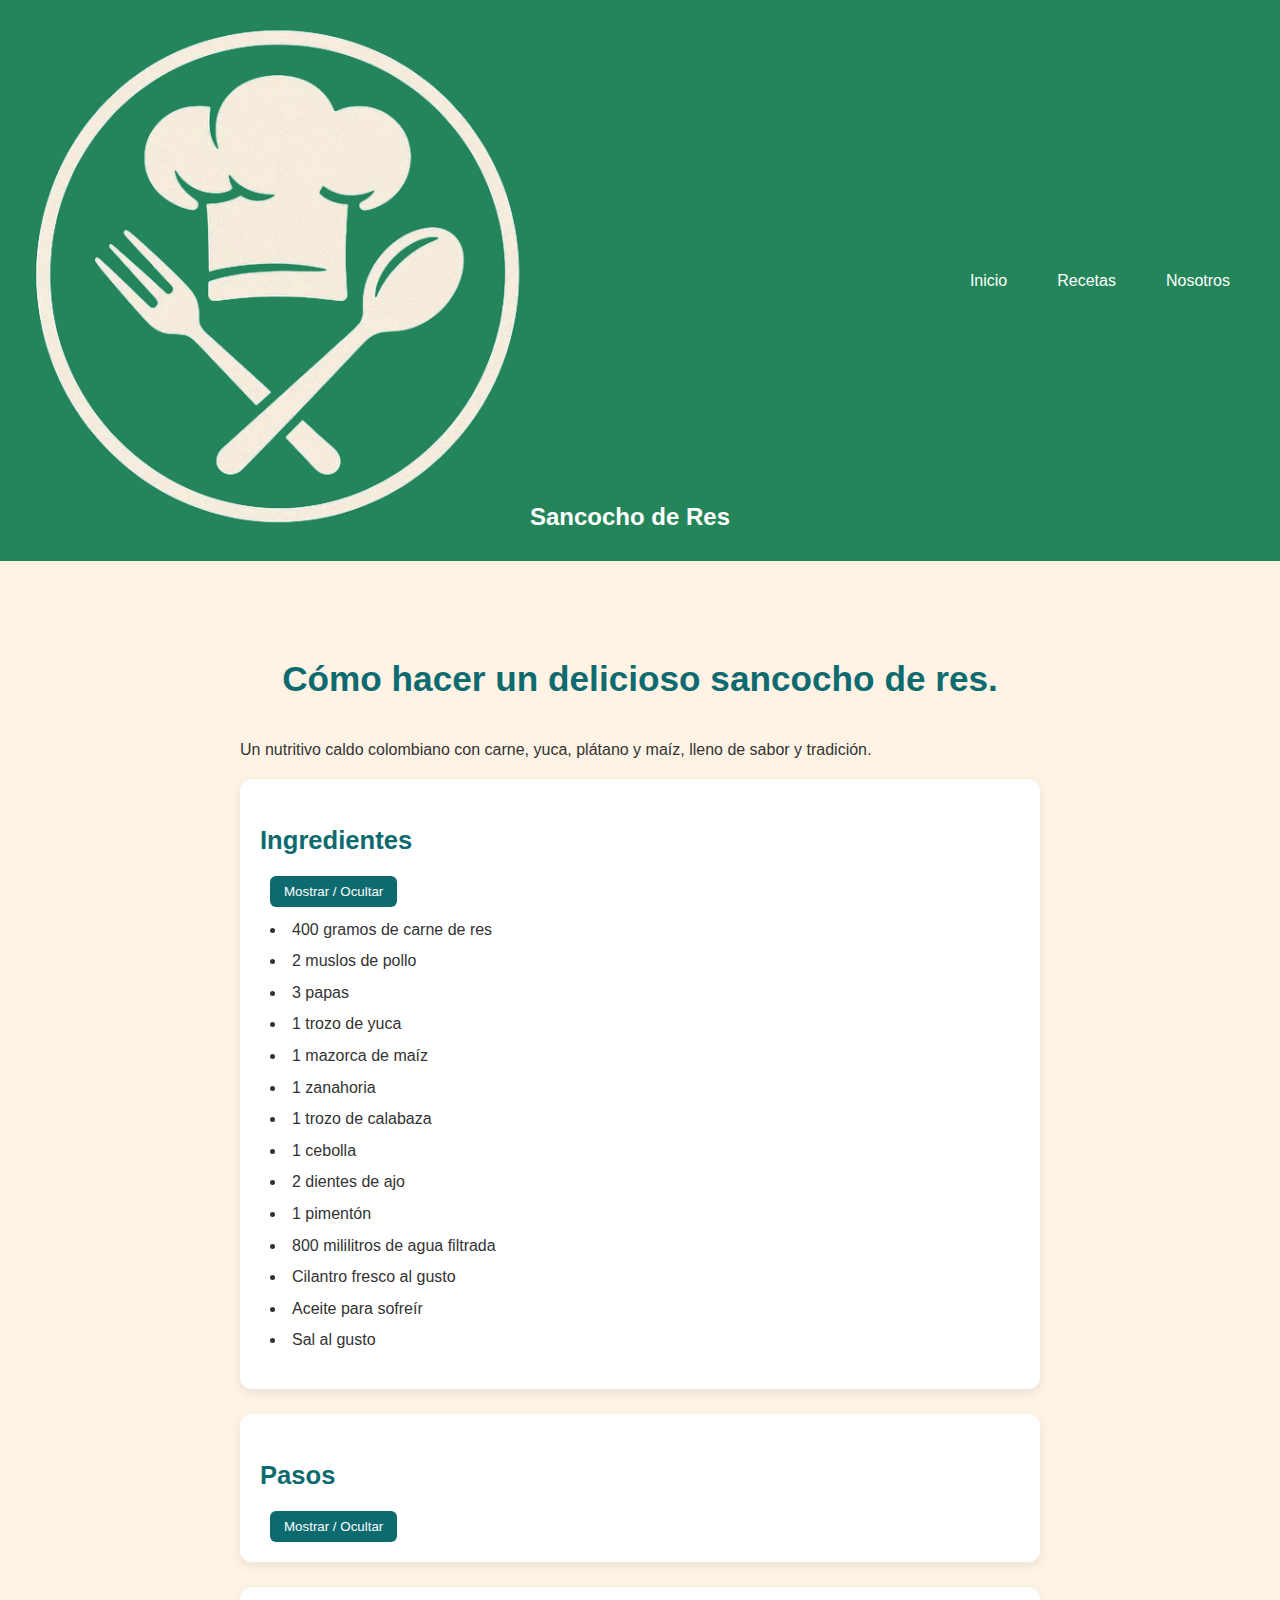
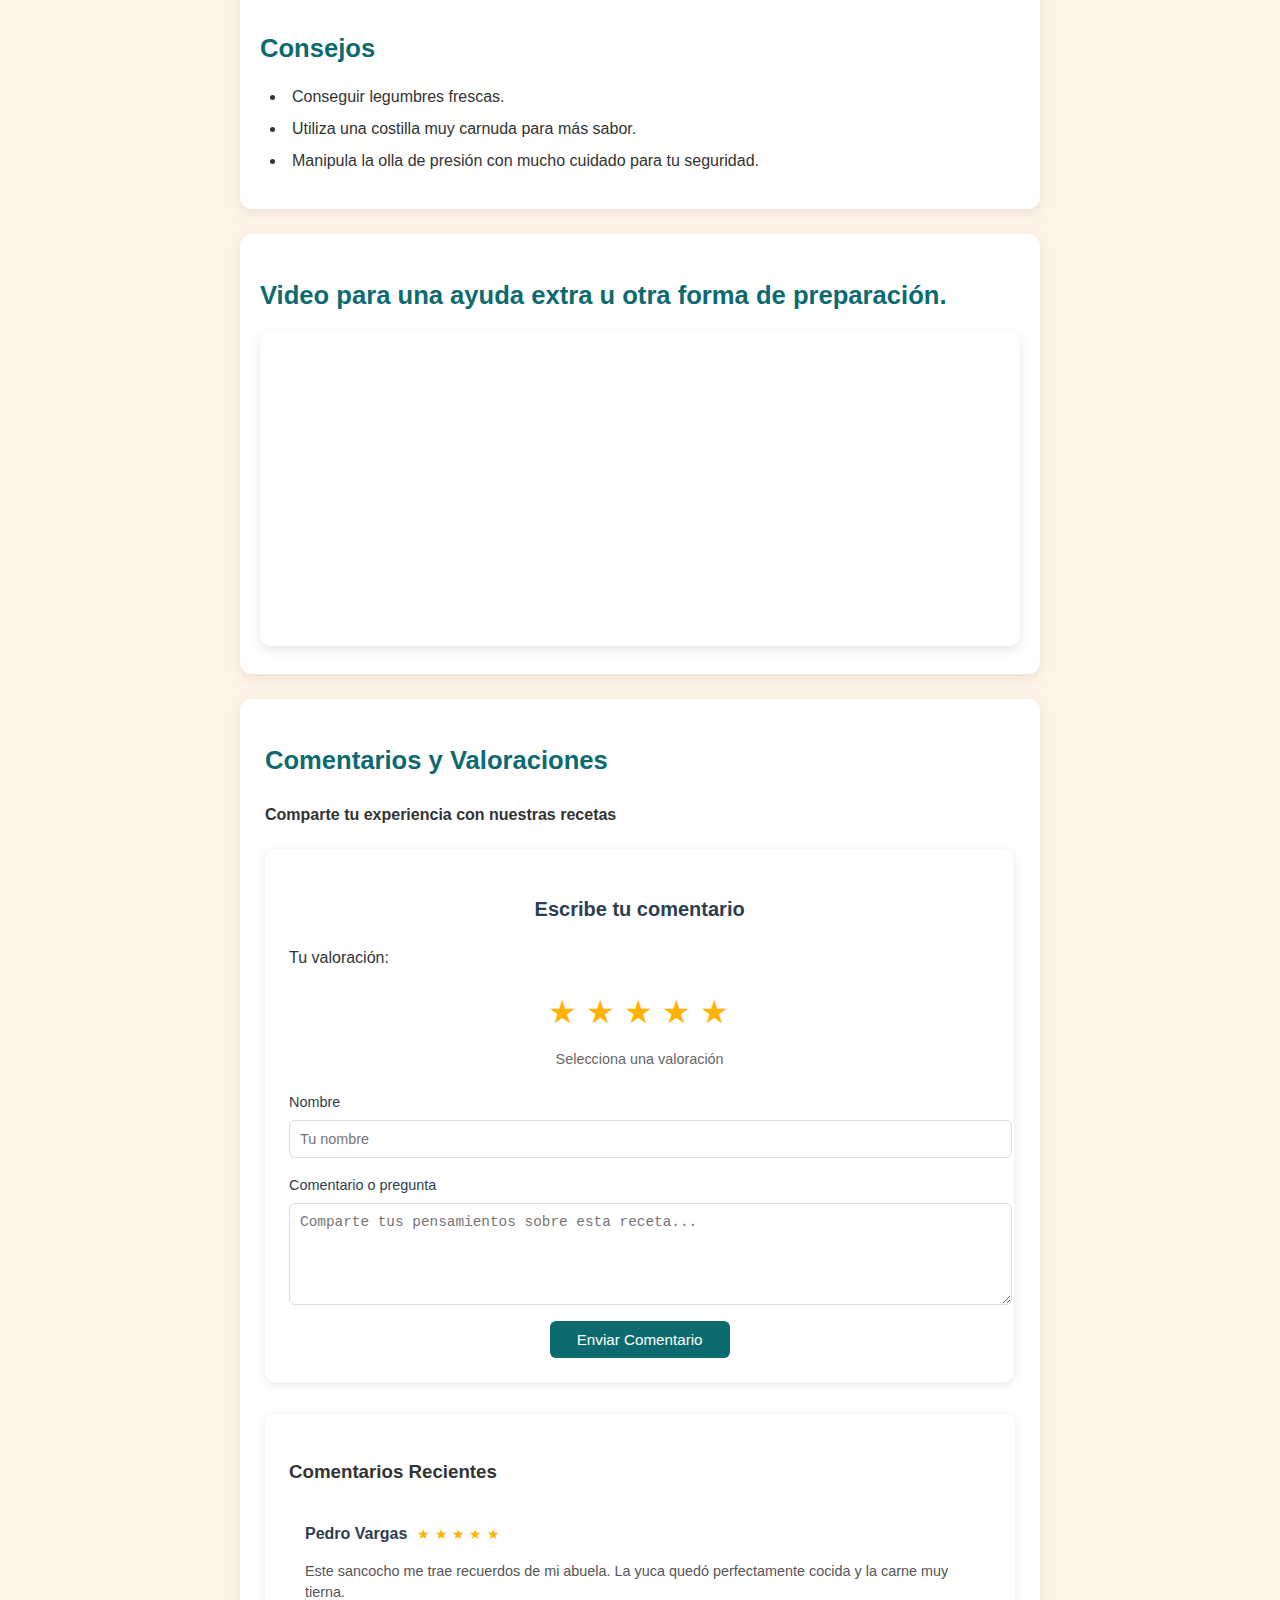
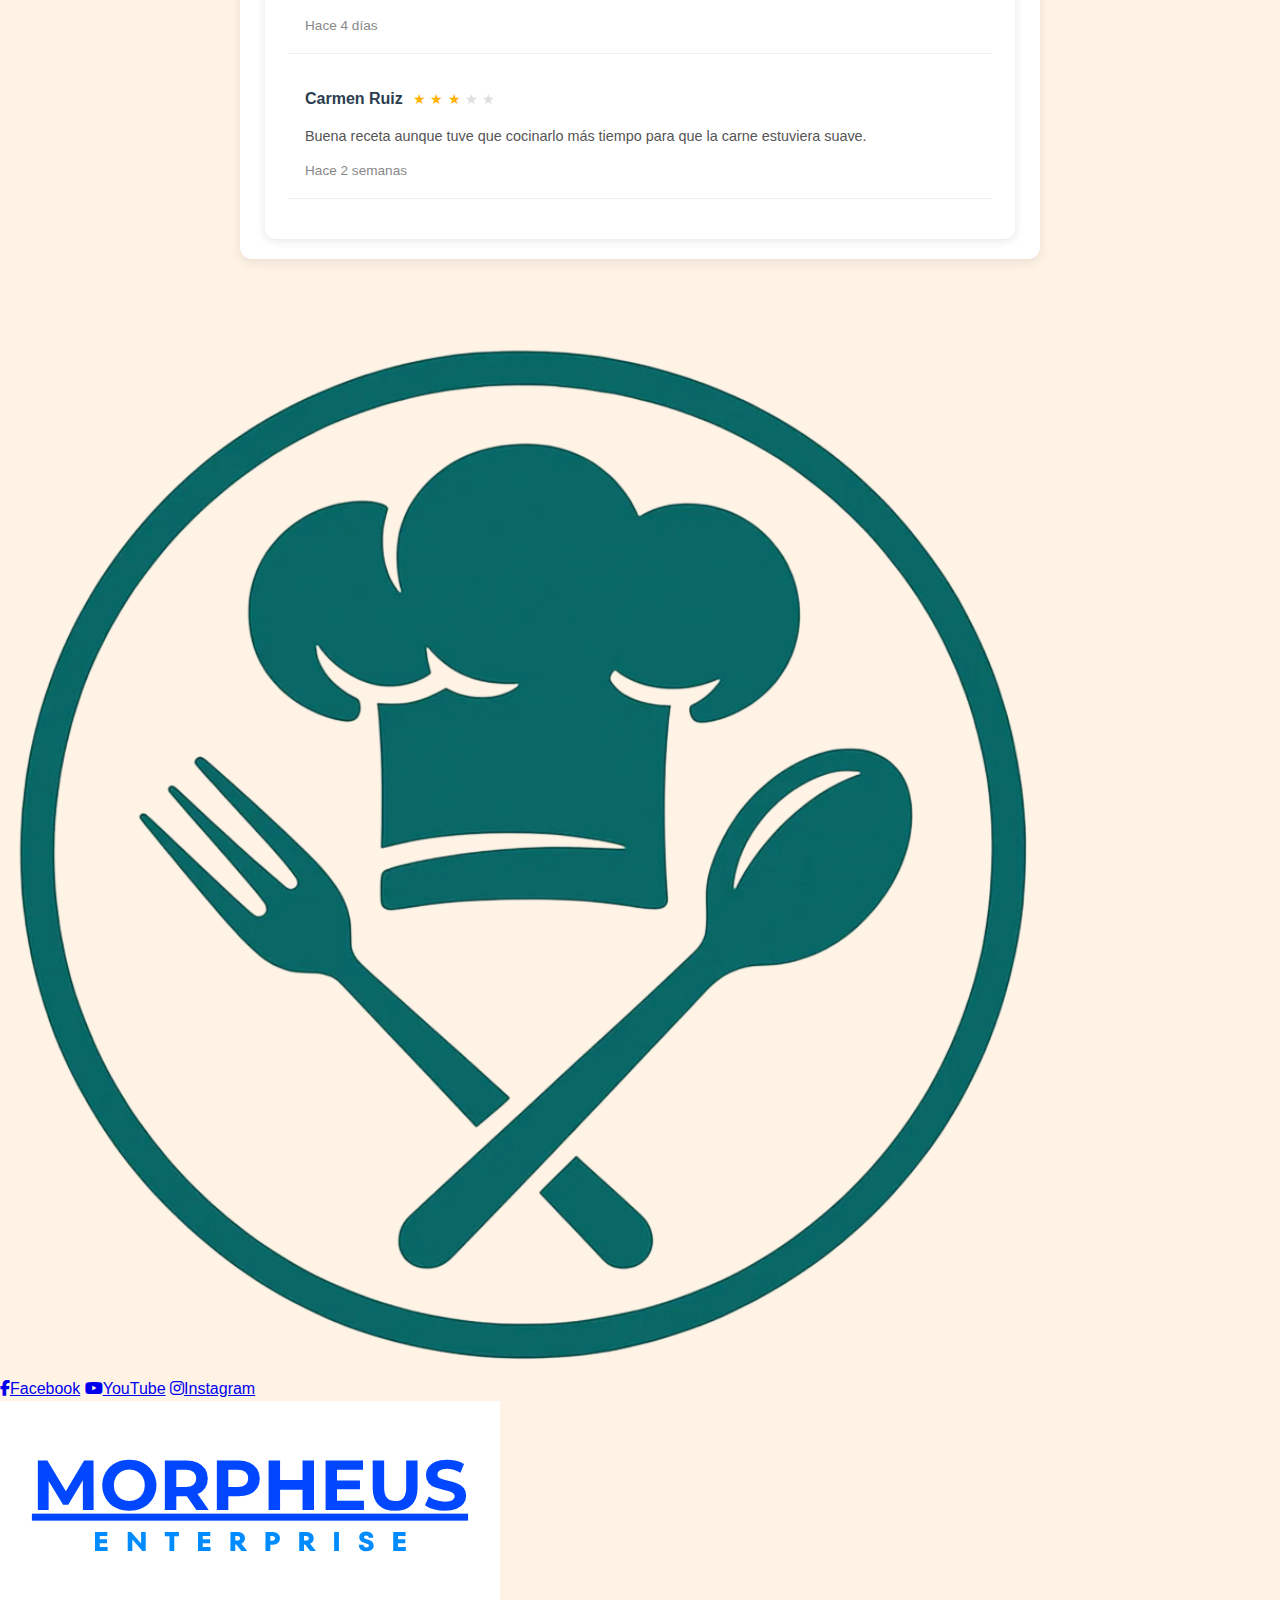
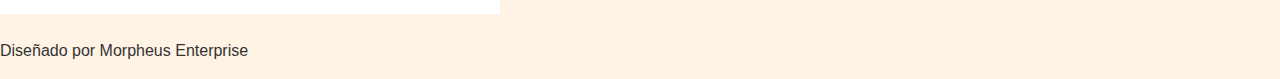
<file: pages/sancocho.html>
<!DOCTYPE html>
<html lang="es">

<head>
    <meta charset="UTF-8">
    <meta name="viewport" content="width=device-width, initial-scale=1.0">
    <title>Sancocho de Res</title>
    <link href="https://fonts.googleapis.com/css2?family=Poppins&display=swap" rel="stylesheet">
    <!--FAVICON-->
    <link rel="icon" href="/images/transparenticonmini.png">
    <link rel="stylesheet" href="https://cdnjs.cloudflare.com/ajax/libs/font-awesome/6.5.0/css/all.min.css">
    <link rel="stylesheet" href="/css/styles.css">
    <link rel="stylesheet" href="/css/receta1.css">
    <link rel="stylesheet" href="/css/formulario.css">

</head>

<body>
    <header id="header">
        <h1 id="headerTitle"><img src="/images/transparentlogo.png" alt="Icono de la pagina" class="titleIcon">Sancocho
            de Res</h1>
        <nav id="nav">
            <ul class="navList">
                <li class="navItem"><a href="/index.html" id="home">Inicio</a></li>
                <li class="navItem"><a href="/pages/recetas.html" id="recipes">Recetas</a></li>
                <li class="navItem"><a href="/pages/nosotros.html" id="us">Nosotros</a></li>
            </ul>
        </nav>
    </header>
    <main>
        <!--Titulo principal-->
        <h2 id="tituloR1">Cómo hacer un delicioso sancocho de res.</h2>
        <p>Un nutritivo caldo colombiano con carne, yuca, plátano y maíz, lleno de sabor y tradición.</p>
        <!--seccion de los ingredientes-->
        <section id="ingredientes">
            <h2>Ingredientes</h2>
            <button class="toggle-btn" aria-controls="lista-ingredientes" aria-expanded="true">
                Mostrar / Ocultar
            </button>
            <ul id="lista-ingredientes" class="ingredientes-list">
                <li>400 gramos de carne de res</li>
                <li>2 muslos de pollo</li>
                <li>3 papas</li>
                <li>1 trozo de yuca</li>
                <li>1 mazorca de maíz</li>
                <li>1 zanahoria</li>
                <li>1 trozo de calabaza</li>
                <li>1 cebolla</li>
                <li>2 dientes de ajo</li>
                <li>1 pimentón</li>
                <li>800 mililitros de agua filtrada</li>
                <li>Cilantro fresco al gusto</li>
                <li>Aceite para sofreír</li>
                <li>Sal al gusto</li>
            </ul>
        </section>
        <!--Pasos-->
        <section id="pasos">
            <h2>Pasos</h2>
            <button class="toggle-btn" aria-controls="lista-pasos" aria-expanded="false">
                Mostrar / Ocultar
            </button>
            <div id="lista-pasos" class="pasos-list" hidden>
                <article class="paso" data-error="No piques muy gruesos los vegetales.">
                    <div class="paso-header">
                        <p>Lava y corta la cebolla, los ajos y el pimentón en cuadritos pequeños para crear una base de
                            sabor aromática y deliciosa.</p>
                        <button class="error-btn">Sugerencia</button>
                    </div>
                    <p class="mensaje-error" hidden></p>
                    <img src="/images1/cortarVerduras.png" alt="Vegetales crtados" class="imagen-paso">
                </article>

                <article class="paso" data-error="Trata de no quemarlo.">
                    <div class="paso-header">
                        <p>Lleva los vegetales picados a una olla de presión con un poco de aceite caliente y sofríe por
                            unos minutos hasta que estén ligeramente dorados. Corta la carne de res en dos trozos
                            grandes y agrégala a la olla junto con los muslos de pollo. Dora por ambos lados para sellar
                            y potenciar el sabor del caldo.</p>
                        <button class="error-btn">Sugerencia</button>
                    </div>
                    <p class="mensaje-error" hidden></p>
                    <img src="/images1/carnePicada.png" alt="Agregar carne y pollo a la olla." class="imagen-paso">
                </article>

                <article class="paso" data-error="No olvides lavar los vegetales antes de ponerlos en la olla.">
                    <div class="paso-header">
                        <p>Mientras se doran las carnes, pela y corta las papas, la yuca, la zanahoria y la calabaza en
                            trozos medianos. También corta la mazorca en ruedas del grosor que prefieras.</p>
                        <button class="error-btn">Sugerencia</button>
                    </div>
                    <p class="mensaje-error" hidden></p>
                    <img src="/images1/cortarYuca.png" alt="Cortar el resto de las verduras." class="imagen-paso">
                </article>

                <article class="paso" data-error="Trata de que no quede muy salado.">
                    <div class="paso-header">
                        <p>Agrega todas las verduras a la olla, añade los 800 ml de agua y sal al gusto. Tapa la olla de
                            presión y cocina durante 15 minutos desde que comience a liberar vapor.</p>
                        <button class="error-btn">Sugerencia</button>
                    </div>
                    <p class="mensaje-error" hidden></p>
                    <img src="/images1/yucaHervida.png" alt="Agregar al agua el resto de los vegetales."
                        class="imagen-paso">
                </article>

                <article class="paso" data-error="Libera la presión de la olla con cuidado y disfruta del rico sancocho.">
                    <div class="paso-header">
                        <p>Una vez transcurrido el tiempo de cocción, apaga el fuego y deja reposar el sancocho por
                            unos 10 minutos con la olla cerrada para que los sabores se integren mejor. Al momento de
                            servir, agrega cilantro fresco picado al gusto.</p>
                        <button class="error-btn">Sugerencia</button>
                    </div>
                    <p class="mensaje-error" hidden></p>
                    <img src="/images1/sancochoListo.png" alt="Sancocho listo para servir." class="imagen-paso">
                </article>
            </div>
        </section>
        <!--consejos-->
        <section id="consejos">
            <h2>Consejos</h2>
            <ul class="consejos-list">
                <li>Conseguir legumbres frescas.</li>
                <li>Utiliza una costilla muy carnuda para más sabor.</li>
                <li>Manipula la olla de presión con mucho cuidado para tu seguridad.</li>
            </ul>
        </section>
        <!--video-->
        <section id="video">
            <h2>Video para una ayuda extra u otra forma de preparación.</h2>
            <iframe width="560" height="315" src="https://www.youtube.com/embed/6ir1iBf8n7k?si=YslXlUyhkvxJt7Xh"
                title="YouTube video player" frameborder="0"
                allow="accelerometer; autoplay; clipboard-write; encrypted-media; gyroscope; picture-in-picture; web-share"
                referrerpolicy="strict-origin-when-cross-origin" allowfullscreen></iframe>
        </section>
        <section id="comentarios">
            <div class="comentarios-container">
                <h2 class="title-h1">Comentarios y Valoraciones</h2>
                <h4 class="title-h4">Comparte tu experiencia con nuestras recetas</h4>

                <!-- Formulario de comentario -->
                <div class="comentario-form">
                    <h3>Escribe tu comentario</h3>

                    <!-- Sistema de valoración con estrellas -->
                    <div class="rating-system">
                        <p class="rating-label">Tu valoración:</p>
                        <div class="stars-container">
                            <div class="stars" id="ratingStars">
                                <span class="star" data-value="1">★</span>
                                <span class="star" data-value="2">★</span>
                                <span class="star" data-value="3">★</span>
                                <span class="star" data-value="4">★</span>
                                <span class="star" data-value="5">★</span>
                            </div>
                            <div class="rating-text" id="ratingText">Selecciona una valoración</div>
                        </div>
                    </div>

                    <!-- Formulario -->
                    <form class="comment-form">
                        <div class="form-group">
                            <label for="nombre">Nombre</label>
                            <input type="text" id="nombre" name="nombre" placeholder="Tu nombre" required>
                        </div>

                        <div class="form-group">
                            <label for="comentario">Comentario o pregunta</label>
                            <textarea id="comentario" name="comentario" rows="5"
                                placeholder="Comparte tus pensamientos sobre esta receta..." required></textarea>
                        </div>

                        <button type="submit" class="submit-btn">Enviar Comentario</button>
                    </form>
                </div>

                <!-- Comentarios existentes (ejemplos) -->
                <div class="comentarios-list">
                    <h3>Comentarios Recientes</h3>

                    <div class="comentario-item">
                        <div class="comentario-header">
                            <span class="comentario-autor">Pedro Vargas</span>
                            <div class="comentario-rating">
                                <span class="star filled">★</span>
                                <span class="star filled">★</span>
                                <span class="star filled">★</span>
                                <span class="star filled">★</span>
                                <span class="star filled">★</span>
                            </div>
                        </div>
                        <p class="comentario-text">Este sancocho me trae recuerdos de mi abuela. La yuca quedó
                            perfectamente cocida y la carne muy tierna.</p>
                        <span class="comentario-fecha">Hace 4 días</span>
                    </div>

                    <div class="comentario-item">
                        <div class="comentario-header">
                            <span class="comentario-autor">Carmen Ruiz</span>
                            <div class="comentario-rating">
                                <span class="star filled">★</span>
                                <span class="star filled">★</span>
                                <span class="star filled">★</span>
                                <span class="star">★</span>
                                <span class="star">★</span>
                            </div>
                        </div>
                        <p class="comentario-text">Buena receta aunque tuve que cocinarlo más tiempo para que la carne
                            estuviera suave.</p>
                        <span class="comentario-fecha">Hace 2 semanas</span>
                    </div>
                </div>
            </div>
        </section>
    </main>

    <footer id="footer">
        <div class="containerFooter">
            <div class="footerLeft">
                <img src="/images/transparentseclogo.png" alt="Logo sabor del dia" class="footerLogo">
                <div class="socialLinks">
                    <a target="_blank" href="https://www.facebook.com/henrycavill"><i
                            class="fab fa-facebook-f"></i>Facebook</a>
                    <a target="_blank" href="https://www.youtube.com/"><i class="fab fa-youtube"></i>YouTube</a>
                    <a target="_blank" href="https://www.instagram.com/henrycavill/"><i
                            class="fab fa-instagram"></i>Instagram</a>
                </div>
            </div>
            <div class="footerRight">
                <img src="/images/morpheusLogo.png" alt="Logo Morpheus" class="morpheusLogo">
                <p class="credit">Diseñado por Morpheus Enterprise</p>
            </div>
        </div>
    </footer>
    <script src="/js/receta1.js"></script>
</body>

</html>
</file>
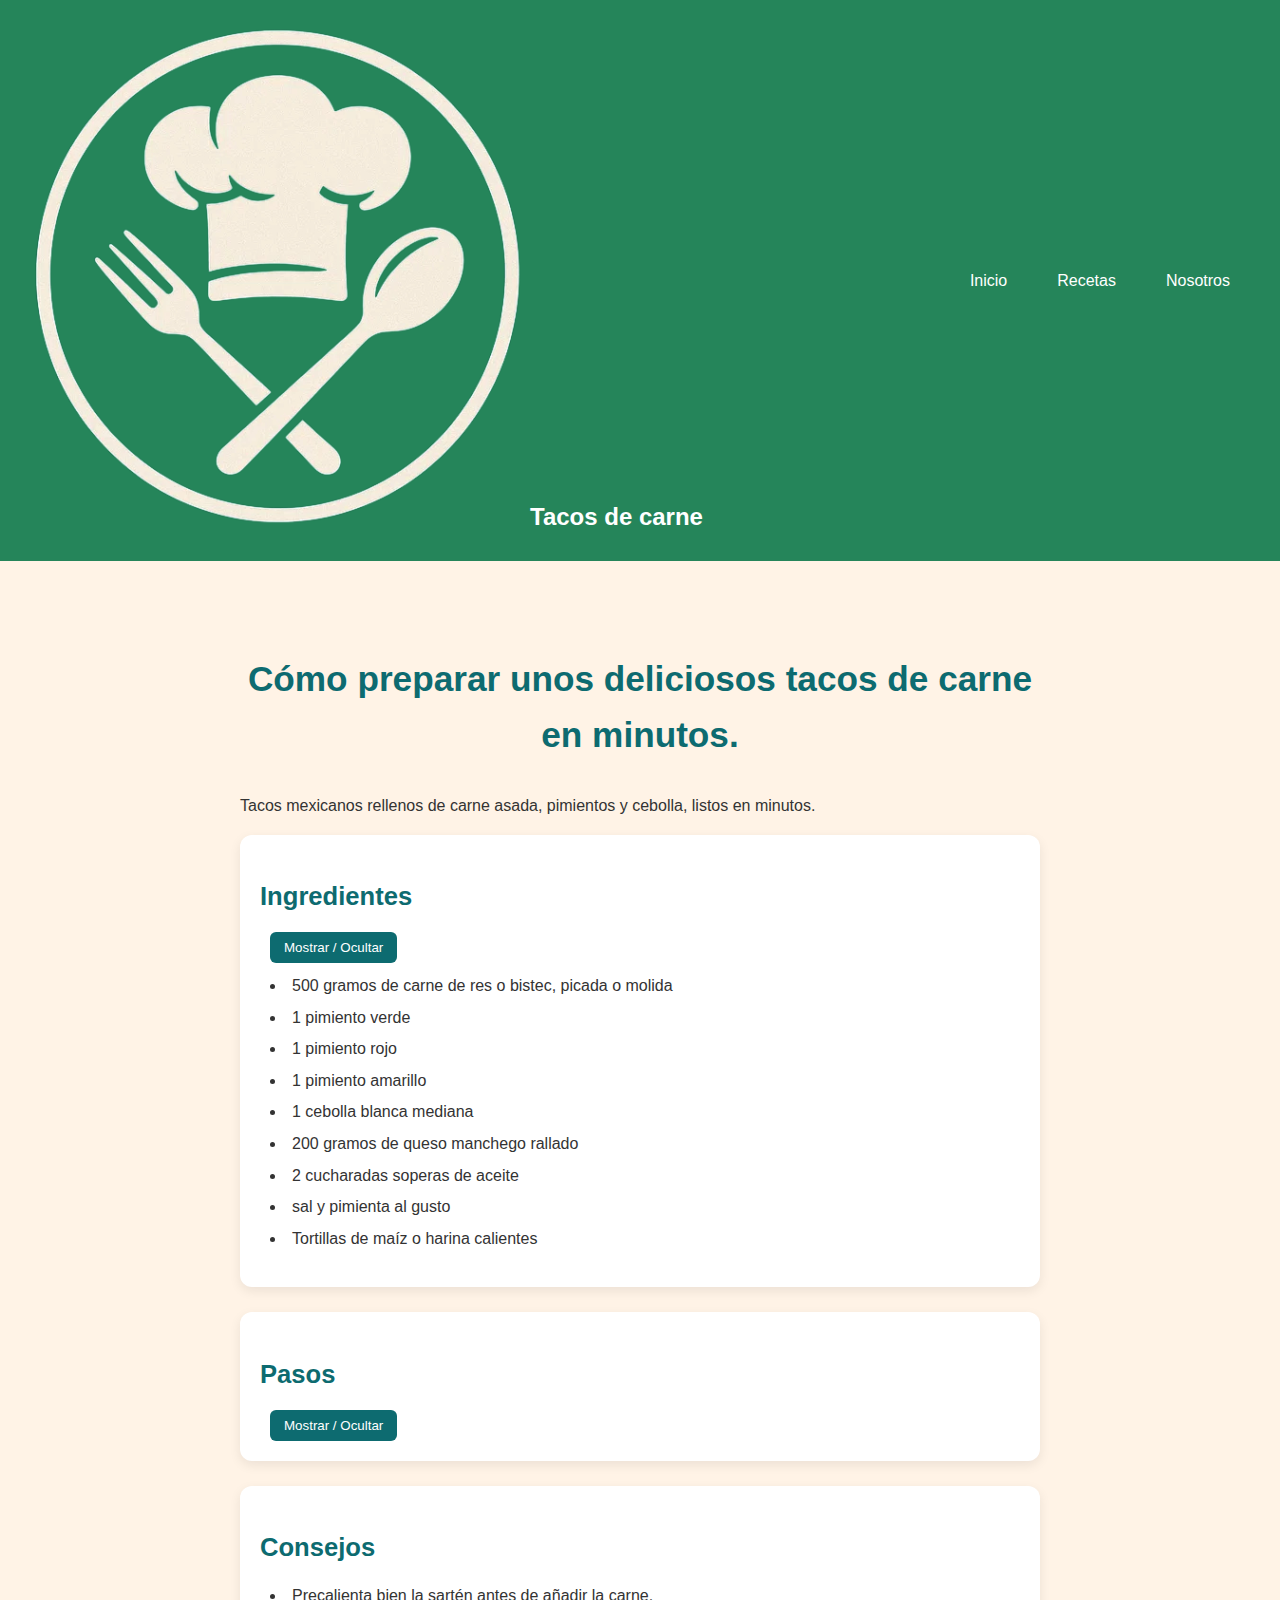
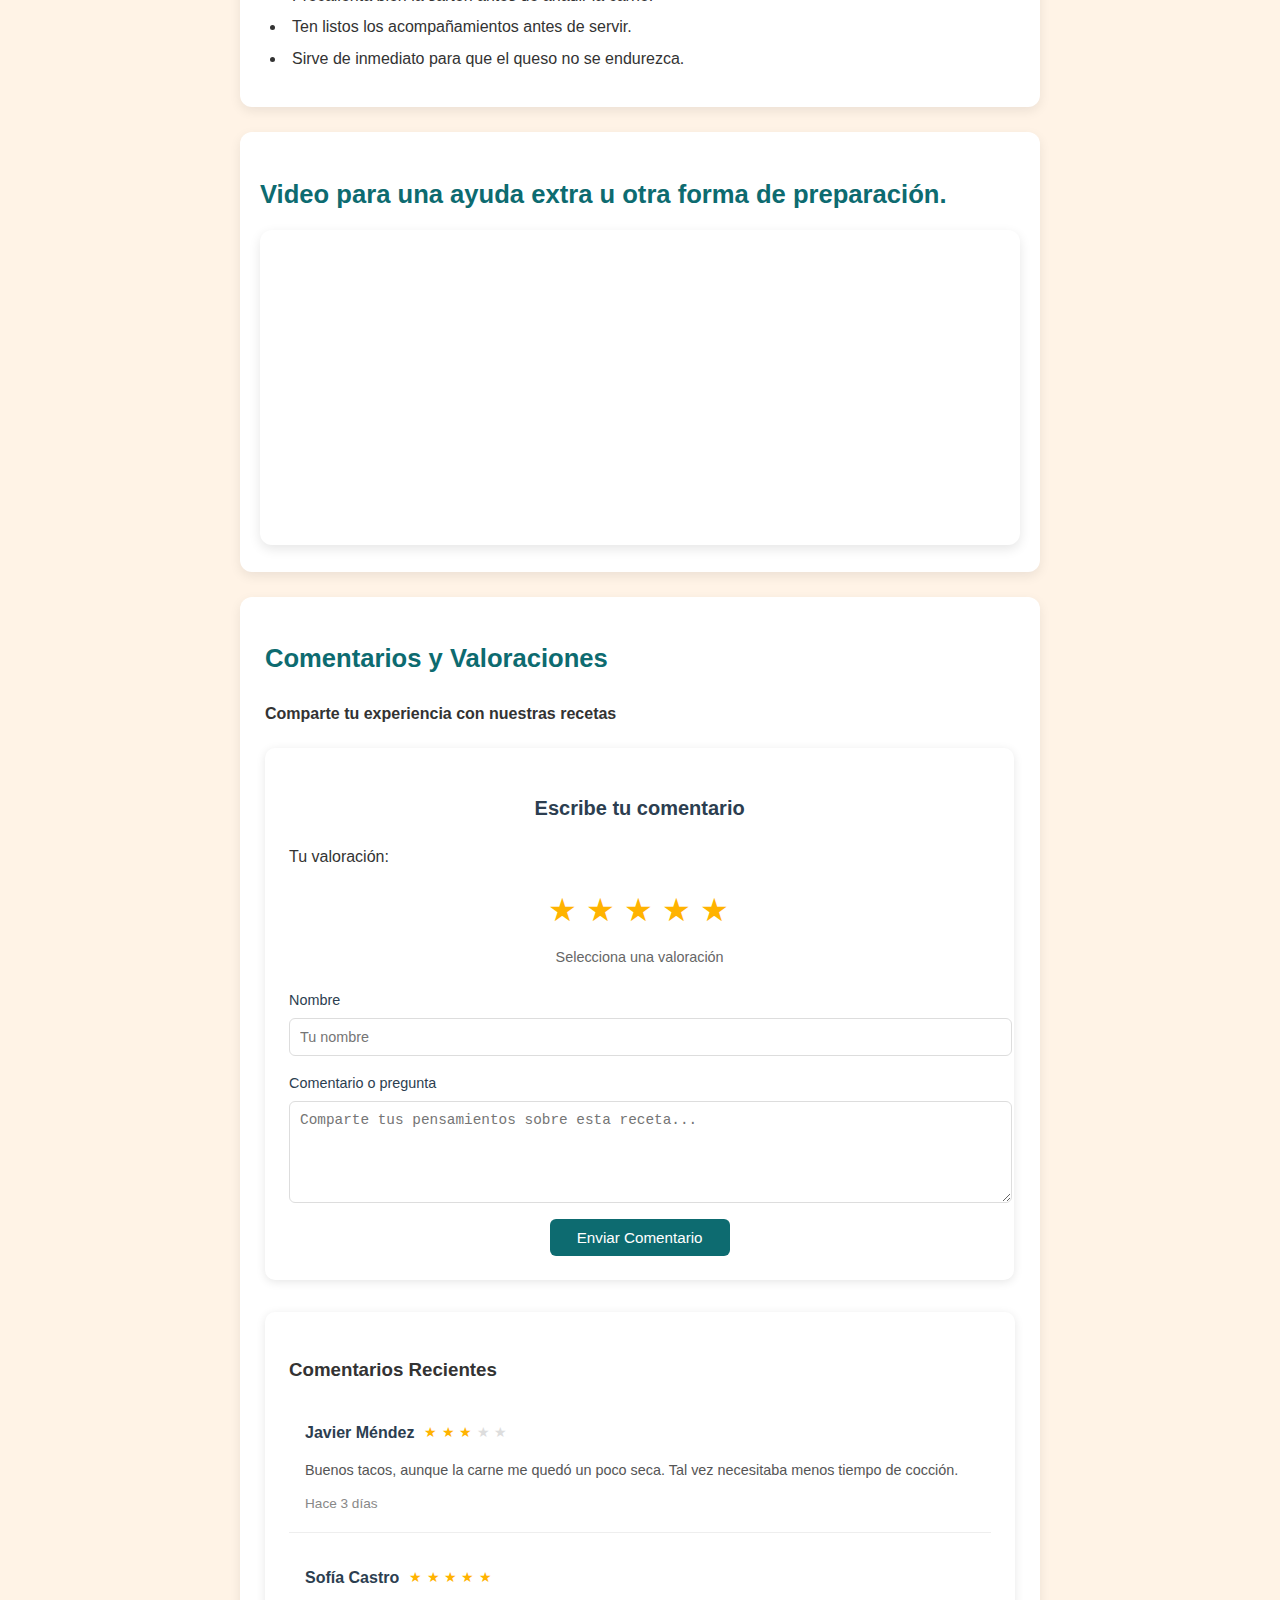
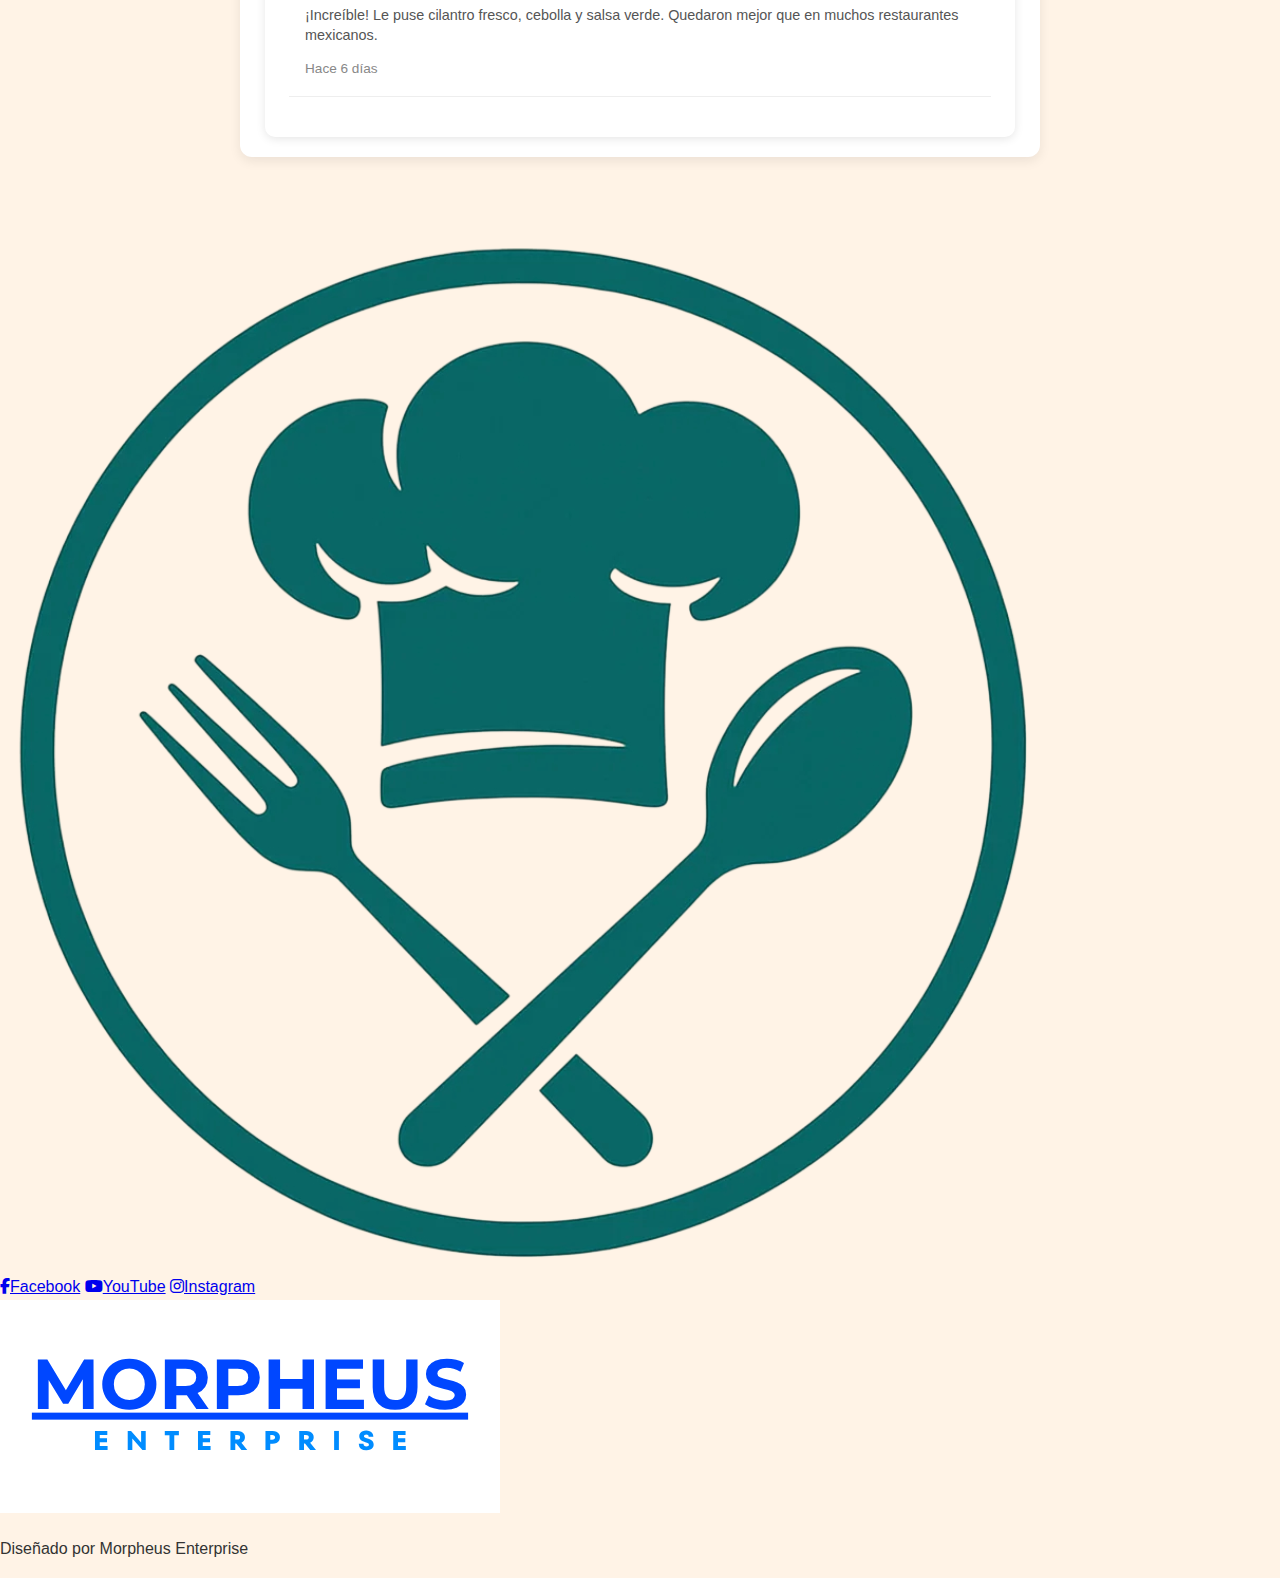
<file: pages/tacos.html>
<!DOCTYPE html>
<html lang="es">

<head>
    <meta charset="UTF-8">
    <meta name="viewport" content="width=device-width, initial-scale=1.0">
    <title>Tacos de carne</title>
    <link href="https://fonts.googleapis.com/css2?family=Poppins&display=swap" rel="stylesheet">
    <!--FAVICON-->
    <link rel="icon" href="/images/transparenticonmini.png">
    <link rel="stylesheet" href="https://cdnjs.cloudflare.com/ajax/libs/font-awesome/6.5.0/css/all.min.css">
    <link rel="stylesheet" href="/css/styles.css">
    <link rel="stylesheet" href="/css/receta1.css">
    <link rel="stylesheet" href="/css/formulario.css">

</head>

<body>
    <header id="header">
        <h1 id="headerTitle"><img src="/images/transparentlogo.png" alt="Icono de la pagina" class="titleIcon">Tacos de
            carne</h1>
        <nav id="nav">
            <ul class="navList">
                <li class="navItem"><a href="/index.html" id="home">Inicio</a></li>
                <li class="navItem"><a href="/pages/recetas.html" id="recipes">Recetas</a></li>
                <li class="navItem"><a href="/pages/nosotros.html" id="us">Nosotros</a></li>
            </ul>
        </nav>
    </header>
    <main>
        <!--Titulo principal-->
        <h2 id="tituloR1">Cómo preparar unos deliciosos tacos de carne en minutos.</h2>
        <p>Tacos mexicanos rellenos de carne asada, pimientos y cebolla, listos en minutos.</p>
        <!--seccion de los ingredientes-->
        <section id="ingredientes">
            <h2>Ingredientes</h2>
            <button class="toggle-btn" aria-controls="lista-ingredientes" aria-expanded="true">
                Mostrar / Ocultar
            </button>
            <ul id="lista-ingredientes" class="ingredientes-list">
                <li>500 gramos de carne de res o bistec, picada o molida</li>
                <li>1 pimiento verde</li>
                <li>1 pimiento rojo</li>
                <li>1 pimiento amarillo</li>
                <li>1 cebolla blanca mediana</li>
                <li>200 gramos de queso manchego rallado</li>
                <li>2 cucharadas soperas de aceite</li>
                <li>sal y pimienta al gusto</li>
                <li>Tortillas de maíz o harina calientes</li>
            </ul>
        </section>
        <!--Pasos-->
        <section id="pasos">
            <h2>Pasos</h2>
            <button class="toggle-btn" aria-controls="lista-pasos" aria-expanded="false">
                Mostrar / Ocultar
            </button>
            <div id="lista-pasos" class="pasos-list" hidden>
                <article class="paso" data-error="No hagas pedazos muy grandes.">
                    <div class="paso-header">
                        <p>Para comenzar, corta la carne en cubos pequeños y sazónala con sal y pimienta. Déjala reposar
                            mientras preparas los vegetales.</p>
                        <button class="error-btn">Sugerencia</button>
                    </div>
                    <p class="mensaje-error" hidden></p>
                    <img src="/images1/sazonarCarne.png" alt="Cortar y sazonar la carne." class="imagen-paso">
                </article>

                <article class="paso" data-error="Corta los vegetales en tiras finas.">
                    <div class="paso-header">
                        <p>Corta en tiras las verduras: los tres tipos de pimientos y la cebolla blanca. También puedes
                            usar solo un tipo de pimiento, según tu gusto.</p>
                        <button class="error-btn">Sugerencia</button>
                    </div>
                    <p class="mensaje-error" hidden></p>
                    <img src="/images1/coratarPimientos.png" alt="Cortar las verduras." class="imagen-paso">
                </article>

                <article class="paso" data-error="Ten cuidado de no quemarlas.">
                    <div class="paso-header">
                        <p>En una sartén amplio, calienta el aceite. Agrega la cebolla y los pimientos cortados, y
                            saltéalos de 4 a 5 minutos, o hasta que estén ligeramente suaves y caramelizados.</p>
                        <button class="error-btn">Sugerencia</button>
                    </div>
                    <p class="mensaje-error" hidden></p>
                    <img src="/images1/sofreirPimientos.png" alt="Agregar la cebolla al sartén." class="imagen-paso">
                </article>

                <article class="paso"
                    data-error="Asegúrate de que el aceite esté bien caliente antes de añadir la carne, así sellará mejor los jugos.">
                    <div class="paso-header">
                        <p>Luego, incorpora la carne sazonada y cocina a fuego alto, moviendo constantemente hasta que
                            tome un color dorado por fuera y quede jugosa por dentro.</p>
                        <button class="error-btn">Sugerencia</button>
                    </div>
                    <p class="mensaje-error" hidden></p>
                    <img src="/images1/agregarCarneTaco.png" alt="Agregar la carne al sarté con los pimientos."
                        class="imagen-paso">
                </article>

                <article class="paso" data-error="Evita mover la carne en este punto, si la remueves, el queso no se asentará bien sobre la superficie.">
                    <div class="paso-header">
                        <p>Una vez que la carne esté lista y cocida, baja el fuego y añade el queso rallado, cubre la
                            sartén y deja que se funda ligeramente sobre la carne y pimientos.</p>
                        <button class="error-btn">Sugerencia</button>
                    </div>
                    <p class="mensaje-error" hidden></p>
                    <img src="/images1/agregarQueso.png" alt="Agregar el queso y bajar la llama." class="imagen-paso">
                </article>

                <article class="paso" data-error="No sobrecargues la tortilla, evita llenarla demasiado para que no se rompa al doblarla.">
                    <div class="paso-header">
                        <p>Cuando el queso se haya fundido, sirve de inmediato. Utiliza tortillas calientes, coloca una
                            porción generosa de alambre con queso ¡y listo! Ya puedes disfrutar de unos deliciosos tacos
                            de alambre de res.</p>
                        <button class="error-btn">Sugerencia</button>
                    </div>
                    <p class="mensaje-error" hidden></p>
                    <img src="/images1/tacosListos.png" alt="Tacos listos para servir." class="imagen-paso">
                </article>
            </div>
        </section>
        <!--consejos-->
        <section id="consejos">
            <h2>Consejos</h2>
            <ul class="consejos-list">
                <li>Precalienta bien la sartén antes de añadir la carne.</li>
                <li>Ten listos los acompañamientos antes de servir.</li>
                <li>Sirve de inmediato para que el queso no se endurezca.</li>
            </ul>
        </section>
        <!--video-->
        <section id="video">
            <h2>Video para una ayuda extra u otra forma de preparación.</h2>
            <iframe width="560" height="315" src="https://www.youtube.com/embed/m0mELkRRC4s?si=dQX8hvwudsTOW9o2"
                title="YouTube video player" frameborder="0"
                allow="accelerometer; autoplay; clipboard-write; encrypted-media; gyroscope; picture-in-picture; web-share"
                referrerpolicy="strict-origin-when-cross-origin" allowfullscreen></iframe>
        </section>
        <section id="comentarios">
            <div class="comentarios-container">
                <h2 class="title-h1">Comentarios y Valoraciones</h2>
                <h4 class="title-h4">Comparte tu experiencia con nuestras recetas</h4>

                <!-- Formulario de comentario -->
                <div class="comentario-form">
                    <h3>Escribe tu comentario</h3>

                    <!-- Sistema de valoración con estrellas -->
                    <div class="rating-system">
                        <p class="rating-label">Tu valoración:</p>
                        <div class="stars-container">
                            <div class="stars" id="ratingStars">
                                <span class="star" data-value="1">★</span>
                                <span class="star" data-value="2">★</span>
                                <span class="star" data-value="3">★</span>
                                <span class="star" data-value="4">★</span>
                                <span class="star" data-value="5">★</span>
                            </div>
                            <div class="rating-text" id="ratingText">Selecciona una valoración</div>
                        </div>
                    </div>

                    <!-- Formulario -->
                    <form class="comment-form">
                        <div class="form-group">
                            <label for="nombre">Nombre</label>
                            <input type="text" id="nombre" name="nombre" placeholder="Tu nombre" required>
                        </div>

                        <div class="form-group">
                            <label for="comentario">Comentario o pregunta</label>
                            <textarea id="comentario" name="comentario" rows="5"
                                placeholder="Comparte tus pensamientos sobre esta receta..." required></textarea>
                        </div>

                        <button type="submit" class="submit-btn">Enviar Comentario</button>
                    </form>
                </div>

                <!-- Comentarios existentes (ejemplos) -->
                <div class="comentarios-list">
                    <h3>Comentarios Recientes</h3>

                    <div class="comentario-item">
                        <div class="comentario-header">
                            <span class="comentario-autor">Javier Méndez</span>
                            <div class="comentario-rating">
                                <span class="star filled">★</span>
                                <span class="star filled">★</span>
                                <span class="star filled">★</span>
                                <span class="star">★</span>
                                <span class="star">★</span>
                            </div>
                        </div>
                        <p class="comentario-text">Buenos tacos, aunque la carne me quedó un poco seca. Tal vez
                            necesitaba menos tiempo de cocción.</p>
                        <span class="comentario-fecha">Hace 3 días</span>
                    </div>

                    <div class="comentario-item">
                        <div class="comentario-header">
                            <span class="comentario-autor">Sofía Castro</span>
                            <div class="comentario-rating">
                                <span class="star filled">★</span>
                                <span class="star filled">★</span>
                                <span class="star filled">★</span>
                                <span class="star filled">★</span>
                                <span class="star filled">★</span>
                            </div>
                        </div>
                        <p class="comentario-text">¡Increíble! Le puse cilantro fresco, cebolla y salsa verde. Quedaron
                            mejor que en muchos restaurantes mexicanos.</p>
                        <span class="comentario-fecha">Hace 6 días</span>
                    </div>
                </div>
            </div>
        </section>
    </main>

    <footer id="footer">
        <div class="containerFooter">
            <div class="footerLeft">
                <img src="/images/transparentseclogo.png" alt="Logo sabor del dia" class="footerLogo">
                <div class="socialLinks">
                    <a target="_blank" href="https://www.facebook.com/henrycavill"><i
                            class="fab fa-facebook-f"></i>Facebook</a>
                    <a target="_blank" href="https://www.youtube.com/"><i class="fab fa-youtube"></i>YouTube</a>
                    <a target="_blank" href="https://www.instagram.com/henrycavill/"><i
                            class="fab fa-instagram"></i>Instagram</a>
                </div>
            </div>
            <div class="footerRight">
                <img src="/images/morpheusLogo.png" alt="Logo Morpheus" class="morpheusLogo">
                <p class="credit">Diseñado por Morpheus Enterprise</p>
            </div>
        </div>
    </footer>
    <script src="/js/receta1.js"></script>
</body>

</html>
</file>
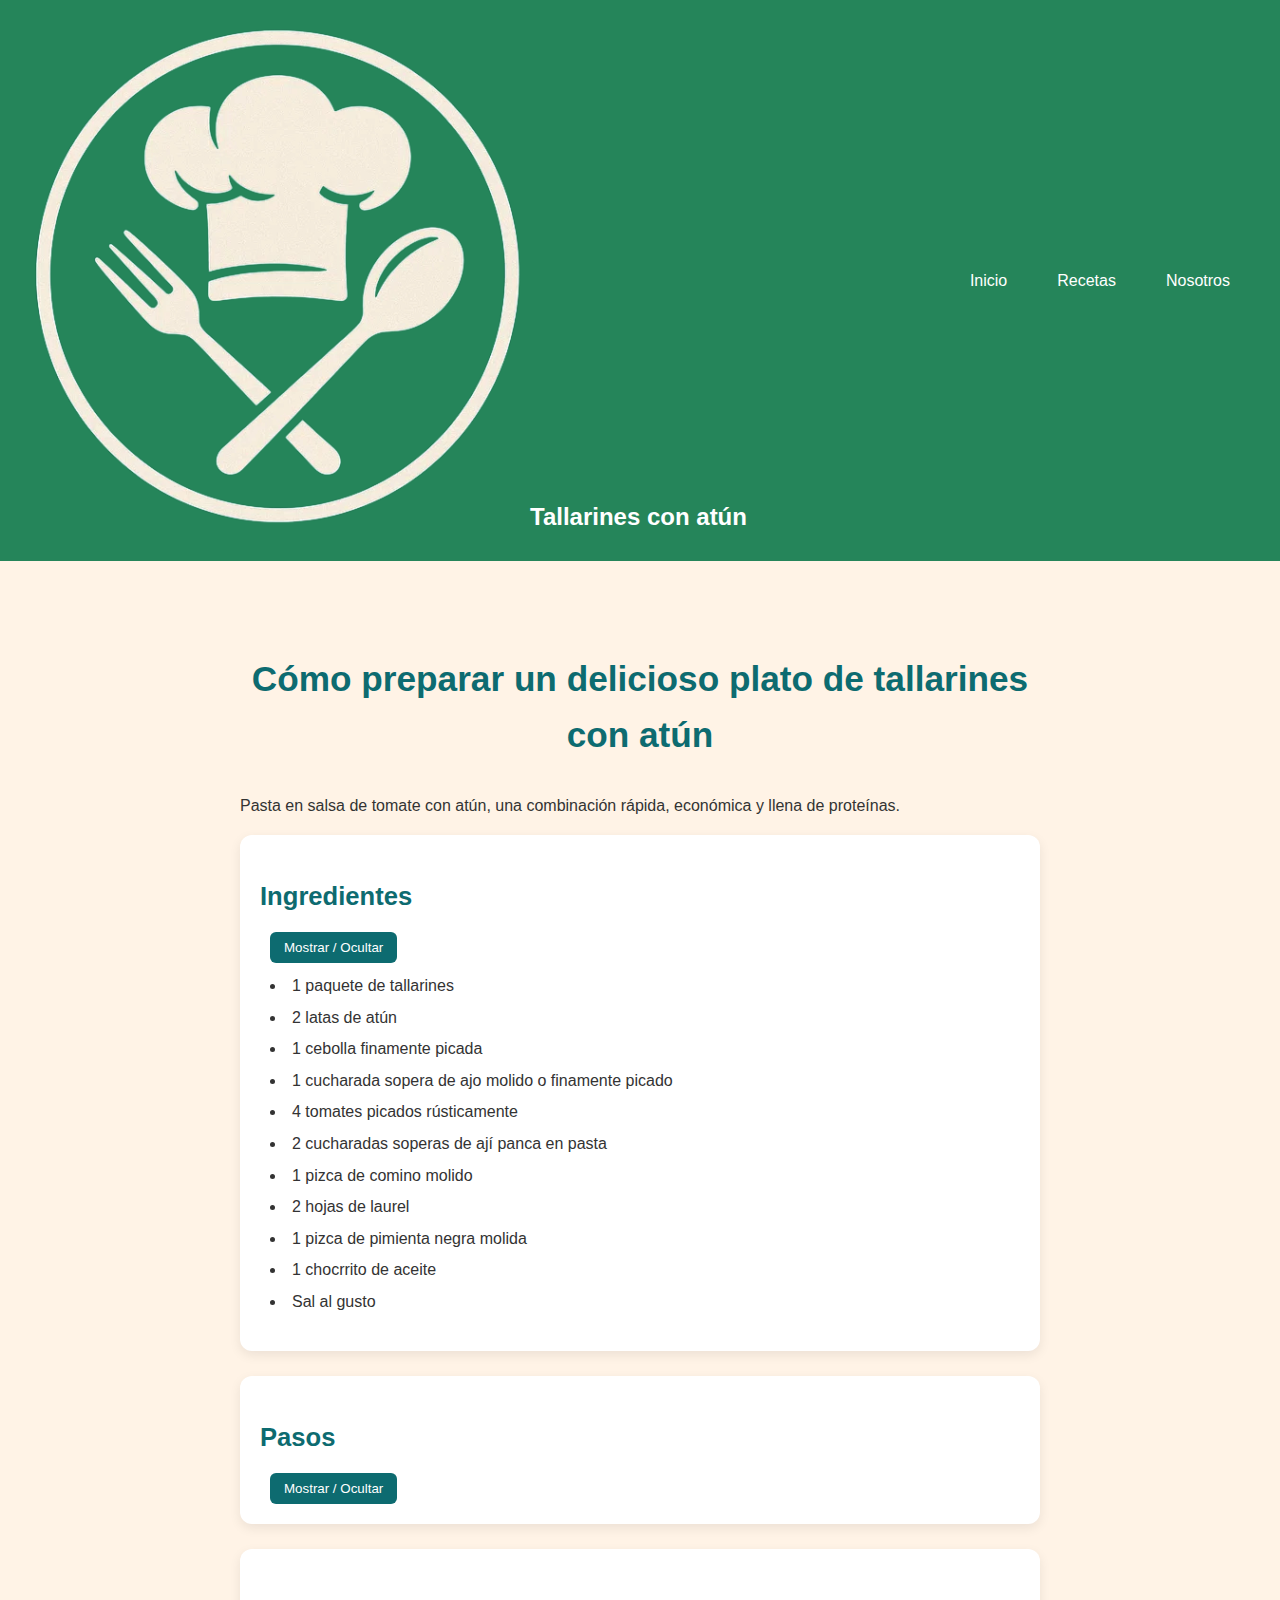
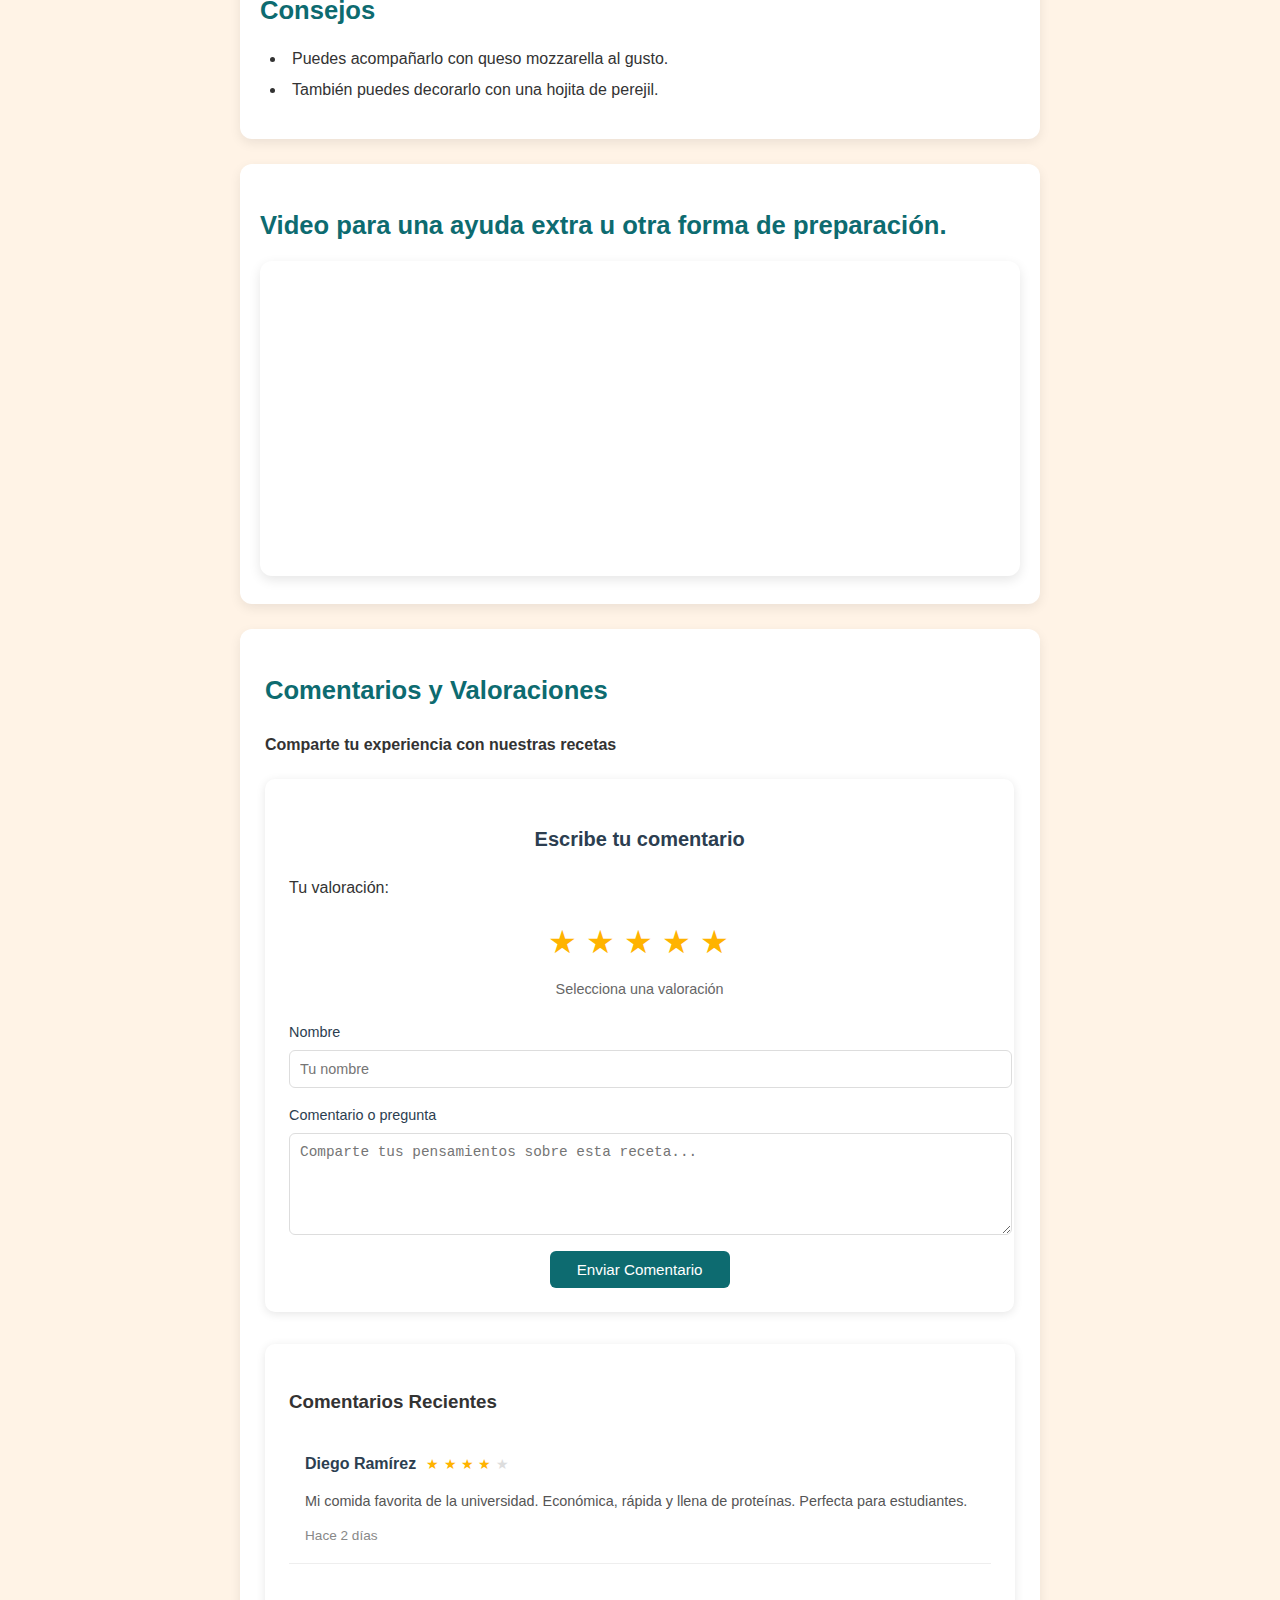
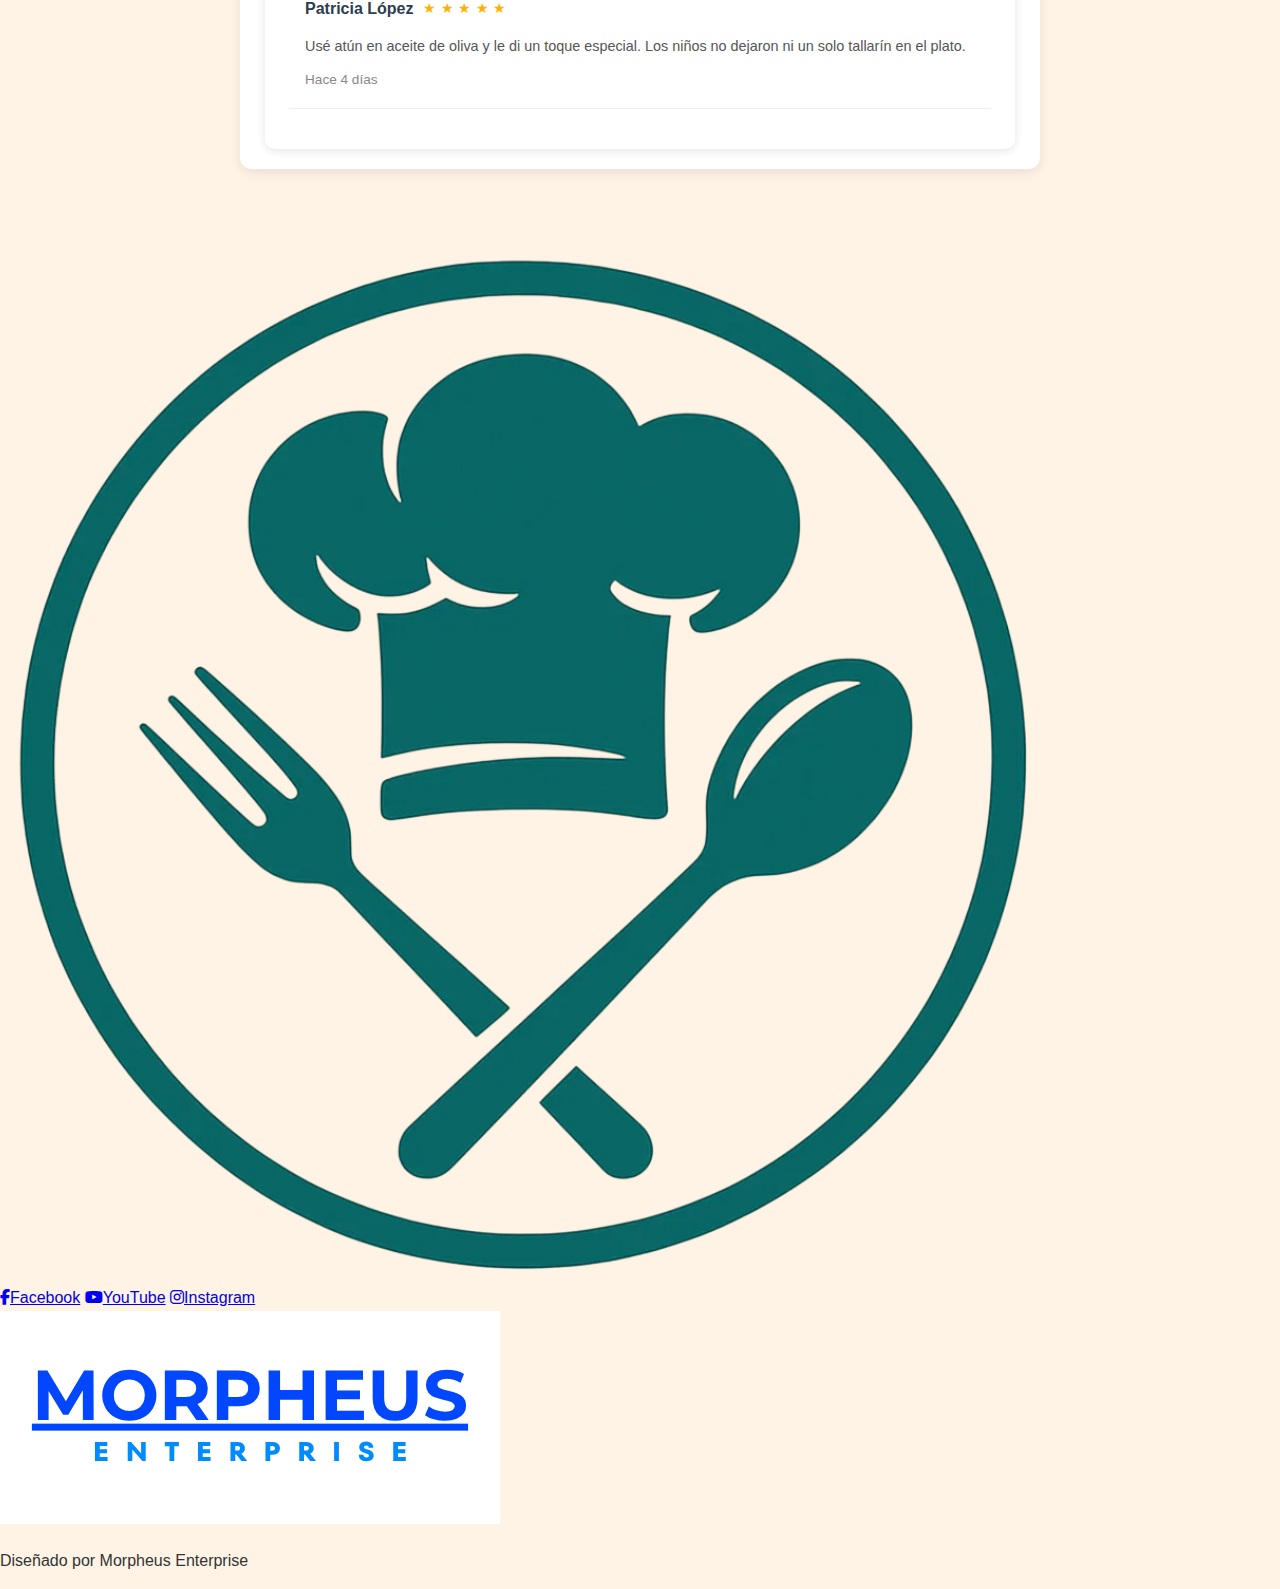
<file: pages/tallarin.html>
<!DOCTYPE html>
<html lang="es">

<head>
    <meta charset="UTF-8">
    <meta name="viewport" content="width=device-width, initial-scale=1.0">
    <title>Tallarines con atún</title>
    <link href="https://fonts.googleapis.com/css2?family=Poppins&display=swap" rel="stylesheet">
    <!--FAVICON-->
    <link rel="icon" href="/images/transparenticonmini.png">
    <link rel="stylesheet" href="https://cdnjs.cloudflare.com/ajax/libs/font-awesome/6.5.0/css/all.min.css">
    <link rel="stylesheet" href="/css/styles.css">
    <link rel="stylesheet" href="/css/receta1.css">
    <link rel="stylesheet" href="/css/formulario.css">

</head>

<body>
    <header id="header">
        <h1 id="headerTitle"><img src="/images/transparentlogo.png" alt="Icono de la pagina"
                class="titleIcon">Tallarines con atún</h1>
        <nav id="nav">
            <ul class="navList">
                <li class="navItem"><a href="/index.html" id="home">Inicio</a></li>
                <li class="navItem"><a href="/pages/recetas.html" id="recipes">Recetas</a></li>
                <li class="navItem"><a href="/pages/nosotros.html" id="us">Nosotros</a></li>
            </ul>
        </nav>
    </header>
    <main>
        <!--Titulo principal-->
        <h2 id="tituloR1">Cómo preparar un delicioso plato de tallarines con atún</h2>
        <p>Pasta en salsa de tomate con atún, una combinación rápida, económica y llena de proteínas.</p>
        <!--seccion de los ingredientes-->
        <section id="ingredientes">
            <h2>Ingredientes</h2>
            <button class="toggle-btn" aria-controls="lista-ingredientes" aria-expanded="true">
                Mostrar / Ocultar
            </button>
            <ul id="lista-ingredientes" class="ingredientes-list">
                <li>1 paquete de tallarines</li>
                <li>2 latas de atún</li>
                <li>1 cebolla finamente picada</li>
                <li>1 cucharada sopera de ajo molido o finamente picado</li>
                <li>4 tomates picados rústicamente</li>
                <li>2 cucharadas soperas de ají panca en pasta</li>
                <li>1 pizca de comino molido</li>
                <li>2 hojas de laurel</li>
                <li>1 pizca de pimienta negra molida</li>
                <li>1 chocrrito de aceite</li>
                <li>Sal al gusto</li>
            </ul>
        </section>
        <!--Pasos-->
        <section id="pasos">
            <h2>Pasos</h2>
            <button class="toggle-btn" aria-controls="lista-pasos" aria-expanded="false">
                Mostrar / Ocultar
            </button>
            <div id="lista-pasos" class="pasos-list" hidden>
                <article class="paso" data-error="Resérvalos en agua fría para evitar que se peguen.">
                    <div class="paso-header">
                        <p>Empieza cocinando la pasta en abundante agua hirviendo con una cuchara de sal y un chocrrito
                            de aceite. Deja
                            que se cocine entre 8 a 10 minutos, o prueba uno para asegurarte; debe sentirse firme, pero
                            no crudo. Luego, escúrrelos y resérvalos.</p>
                        <button class="error-btn">Sugerencia</button>
                    </div>
                    <p class="mensaje-error" hidden></p>
                    <img src="/images1/tallarin.png" alt="Cocinar los tallarines." class="imagen-paso">
                </article>

                <article class="paso" data-error="Trata de cocinar a fuego medio y no te distraigas.">
                    <div class="paso-header">
                        <p>Aparte, en una sartén vierte un buen chorro de aceite. Cuando esté bien caliente, coloca la
                            cebolla finamente picada y deja que se sude. Remueve esporádicamente para evitar que se
                            queme.</p>
                        <button class="error-btn">Sugerencia</button>
                    </div>
                    <p class="mensaje-error" hidden></p>
                    <img src="/images1/sofreirCebollaTalla.png" alt="Dorar la cebolla en un sarten."
                        class="imagen-paso">
                </article>

                <article class="paso" data-error="No te excedas con el ajo.">
                    <div class="paso-header">
                        <p>Añade el ajo, ya sea picado finamente, molido o rallado, según tu lo prefieras.</p>
                        <button class="error-btn">Sugerencia</button>
                    </div>
                    <p class="mensaje-error" hidden></p>
                    <img src="/images1/agregarAjoTalla.png" alt="Agregar ajo rayado a las cebollas."
                        class="imagen-paso">
                </article>

                <article class="paso" data-error="Trata de no quemar el sofrito.">
                    <div class="paso-header">
                        <p>Incorpora la pasta de ají panca junto con las especias: comino molido, pimienta negra molida
                            y una cucharadita de sal. Cocina por unos minutos más para que se integren los sabores.</p>
                        <button class="error-btn">Sugerencia</button>
                    </div>
                    <p class="mensaje-error" hidden></p>
                    <img src="/images1/agregarPastaTalla.png" alt="Agregar la pasta de aji junto con las especias."
                        class="imagen-paso">
                </article>

                <article class="paso" data-error="Licuar los tomates hasta que tengan una consistencia aceptable.">
                    <div class="paso-header">
                        <p>Licúa los tomates con un poco de agua y agrégalos a la sartén junto con el aderezo. Deja que
                            hierva, y si deseas, ponle unas hojas de laurel para darle aroma.</p>
                        <button class="error-btn">Sugerencia</button>
                    </div>
                    <p class="mensaje-error" hidden></p>
                    <img src="/images1/licuarTomates.png" alt="Licuar los tomates y agregar al sartén."
                        class="imagen-paso">
                </article>

                <article class="paso" data-error="Escurrir muy bien el exceso de aceite del atún.">
                    <div class="paso-header">
                        <p>Después de unos 15 minutos de cocción, añade el atún previamente escurrido para evitar que el
                            exceso de líquido disuelva la salsa.</p>
                        <button class="error-btn">Sugerencia</button>
                    </div>
                    <p class="mensaje-error" hidden></p>
                    <img src="/images1/atunAgregado.png" alt="Argegar el atún a la pasta." class="imagen-paso">
                </article>

                <article class="paso" data-error="Mezcla con cuidado los tallarines para no romperlos.">
                    <div class="paso-header">
                        <p>Remueve bien, ajusta la sazón y finalmente incorpora los tallarines. Mézclalos con cuidado
                            para que la salsa se entrelace con la pasta. ¡Sirve los tallarines con atún en lata de
                            inmediato y buen provecho!</p>
                        <button class="error-btn">Sugerencia</button>
                    </div>
                    <p class="mensaje-error" hidden></p>
                    <img src="/images1/tallarinAgregado.png" alt="Agrega los tallarines a la salsa."
                        class="imagen-paso">
                    <img src="/images1/tallarinListo.png" alt="Tallarines listos para servir." class="imagen-paso">
                </article>
            </div>
        </section>
        <!--consejos-->
        <section id="consejos">
            <h2>Consejos</h2>
            <ul class="consejos-list">
                <li>Puedes acompañarlo con queso mozzarella al gusto.</li>
                <li>También puedes decorarlo con una hojita de perejil.</li>
            </ul>
        </section>
        <!--video-->
        <section id="video">
            <h2>Video para una ayuda extra u otra forma de preparación.</h2>
            <iframe width="560" height="315" src="https://www.youtube.com/embed/1r_Z50_HQnE?si=kHWal5PR8ar3w3Nf"
                title="YouTube video player" frameborder="0"
                allow="accelerometer; autoplay; clipboard-write; encrypted-media; gyroscope; picture-in-picture; web-share"
                referrerpolicy="strict-origin-when-cross-origin" allowfullscreen></iframe>
        </section>
        <section id="comentarios">
            <div class="comentarios-container">
                <h2 class="title-h1">Comentarios y Valoraciones</h2>
                <h4 class="title-h4">Comparte tu experiencia con nuestras recetas</h4>

                <!-- Formulario de comentario -->
                <div class="comentario-form">
                    <h3>Escribe tu comentario</h3>

                    <!-- Sistema de valoración con estrellas -->
                    <div class="rating-system">
                        <p class="rating-label">Tu valoración:</p>
                        <div class="stars-container">
                            <div class="stars" id="ratingStars">
                                <span class="star" data-value="1">★</span>
                                <span class="star" data-value="2">★</span>
                                <span class="star" data-value="3">★</span>
                                <span class="star" data-value="4">★</span>
                                <span class="star" data-value="5">★</span>
                            </div>
                            <div class="rating-text" id="ratingText">Selecciona una valoración</div>
                        </div>
                    </div>

                    <!-- Formulario -->
                    <form class="comment-form">
                        <div class="form-group">
                            <label for="nombre">Nombre</label>
                            <input type="text" id="nombre" name="nombre" placeholder="Tu nombre" required>
                        </div>

                        <div class="form-group">
                            <label for="comentario">Comentario o pregunta</label>
                            <textarea id="comentario" name="comentario" rows="5"
                                placeholder="Comparte tus pensamientos sobre esta receta..." required></textarea>
                        </div>

                        <button type="submit" class="submit-btn">Enviar Comentario</button>
                    </form>
                </div>

                <!-- Comentarios existentes (ejemplos) -->
                <div class="comentarios-list">
                    <h3>Comentarios Recientes</h3>

                    <div class="comentario-item">
                        <div class="comentario-header">
                            <span class="comentario-autor">Diego Ramírez</span>
                            <div class="comentario-rating">
                                <span class="star filled">★</span>
                                <span class="star filled">★</span>
                                <span class="star filled">★</span>
                                <span class="star filled">★</span>
                                <span class="star">★</span>
                            </div>
                        </div>
                        <p class="comentario-text">Mi comida favorita de la universidad. Económica, rápida y llena de
                            proteínas. Perfecta para estudiantes.</p>
                        <span class="comentario-fecha">Hace 2 días</span>
                    </div>

                    <div class="comentario-item">
                        <div class="comentario-header">
                            <span class="comentario-autor">Patricia López</span>
                            <div class="comentario-rating">
                                <span class="star filled">★</span>
                                <span class="star filled">★</span>
                                <span class="star filled">★</span>
                                <span class="star filled">★</span>
                                <span class="star filled">★</span>
                            </div>
                        </div>
                        <p class="comentario-text">Usé atún en aceite de oliva y le di un toque especial. Los niños no
                            dejaron ni un solo tallarín en el plato.</p>
                        <span class="comentario-fecha">Hace 4 días</span>
                    </div>
                </div>
            </div>
        </section>
    </main>

    <footer id="footer">
        <div class="containerFooter">
            <div class="footerLeft">
                <img src="/images/transparentseclogo.png" alt="Logo sabor del dia" class="footerLogo">
                <div class="socialLinks">
                    <a target="_blank" href="https://www.facebook.com/henrycavill"><i
                            class="fab fa-facebook-f"></i>Facebook</a>
                    <a target="_blank" href="https://www.youtube.com/"><i class="fab fa-youtube"></i>YouTube</a>
                    <a target="_blank" href="https://www.instagram.com/henrycavill/"><i
                            class="fab fa-instagram"></i>Instagram</a>
                </div>
            </div>
            <div class="footerRight">
                <img src="/images/morpheusLogo.png" alt="Logo Morpheus" class="morpheusLogo">
                <p class="credit">Diseñado por Morpheus Enterprise</p>
            </div>
        </div>
    </footer>
    <script src="/js/receta1.js"></script>
</body>

</html>
</file>
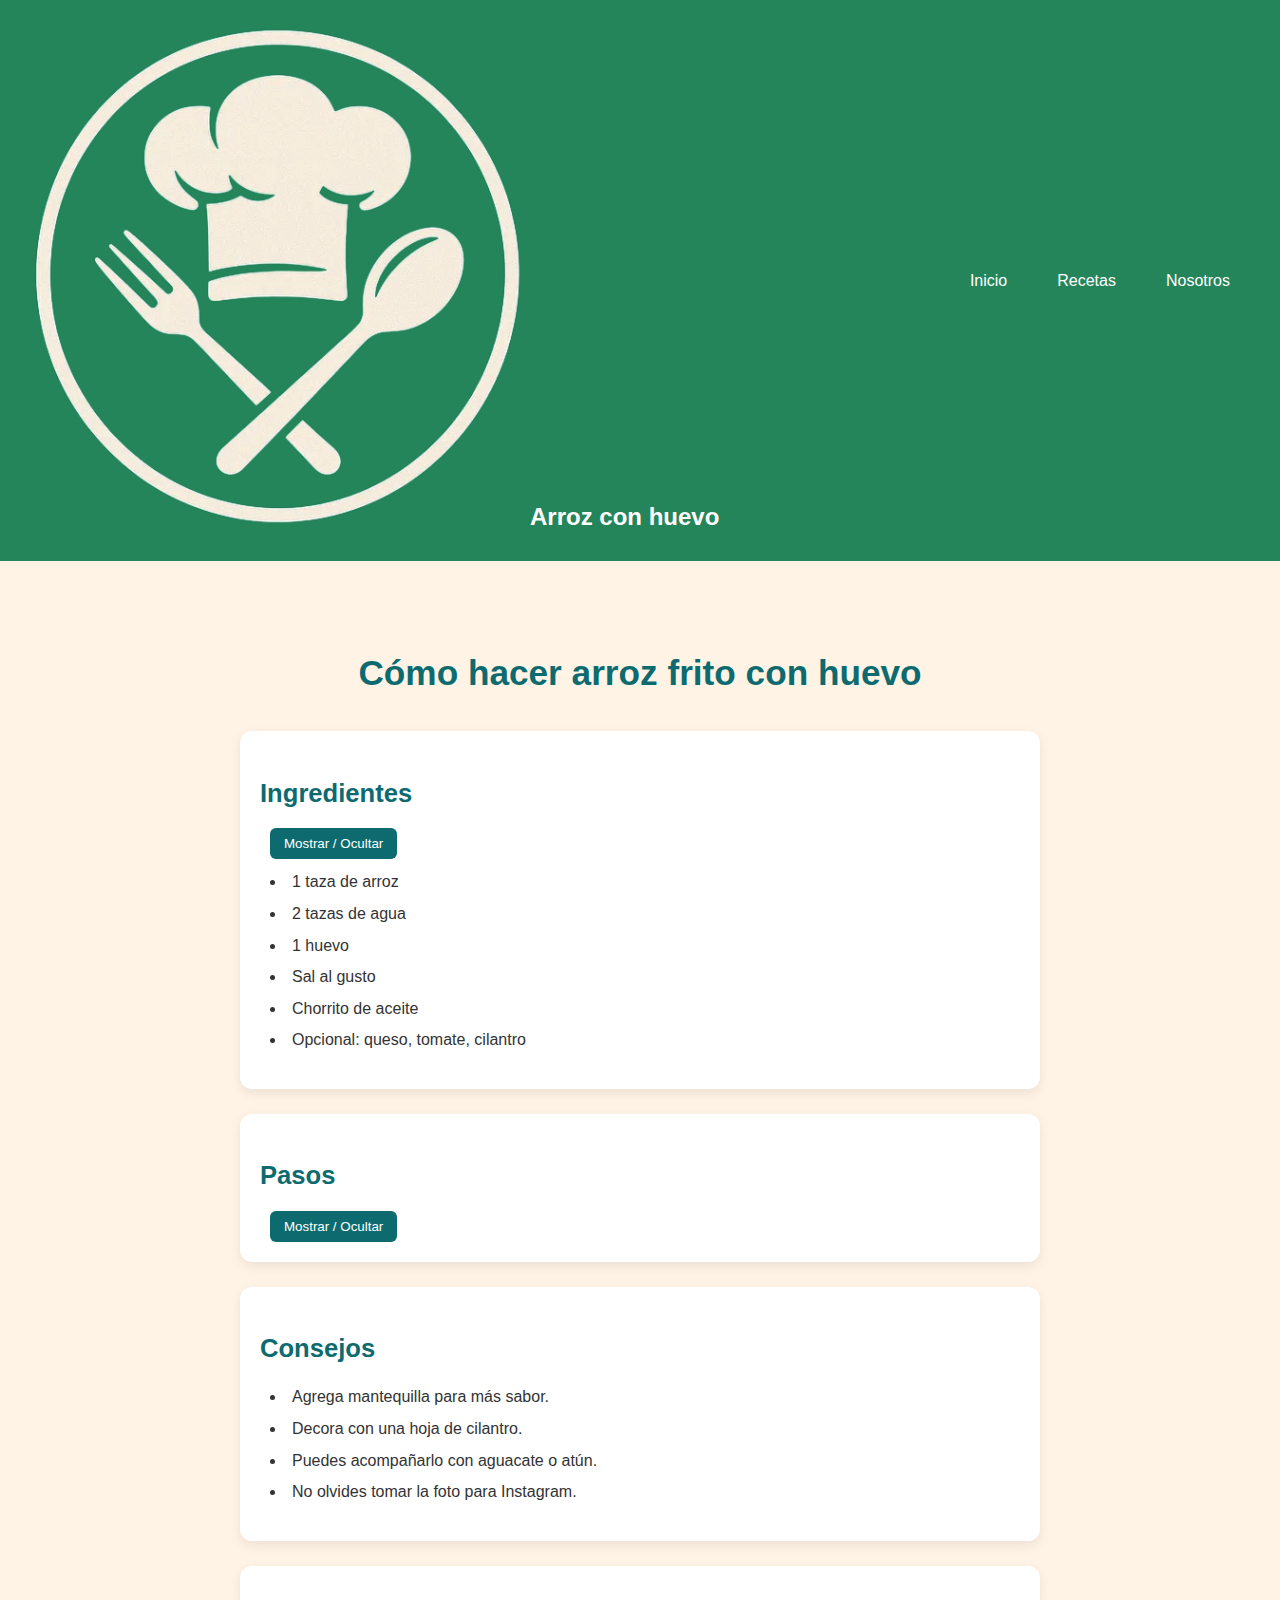
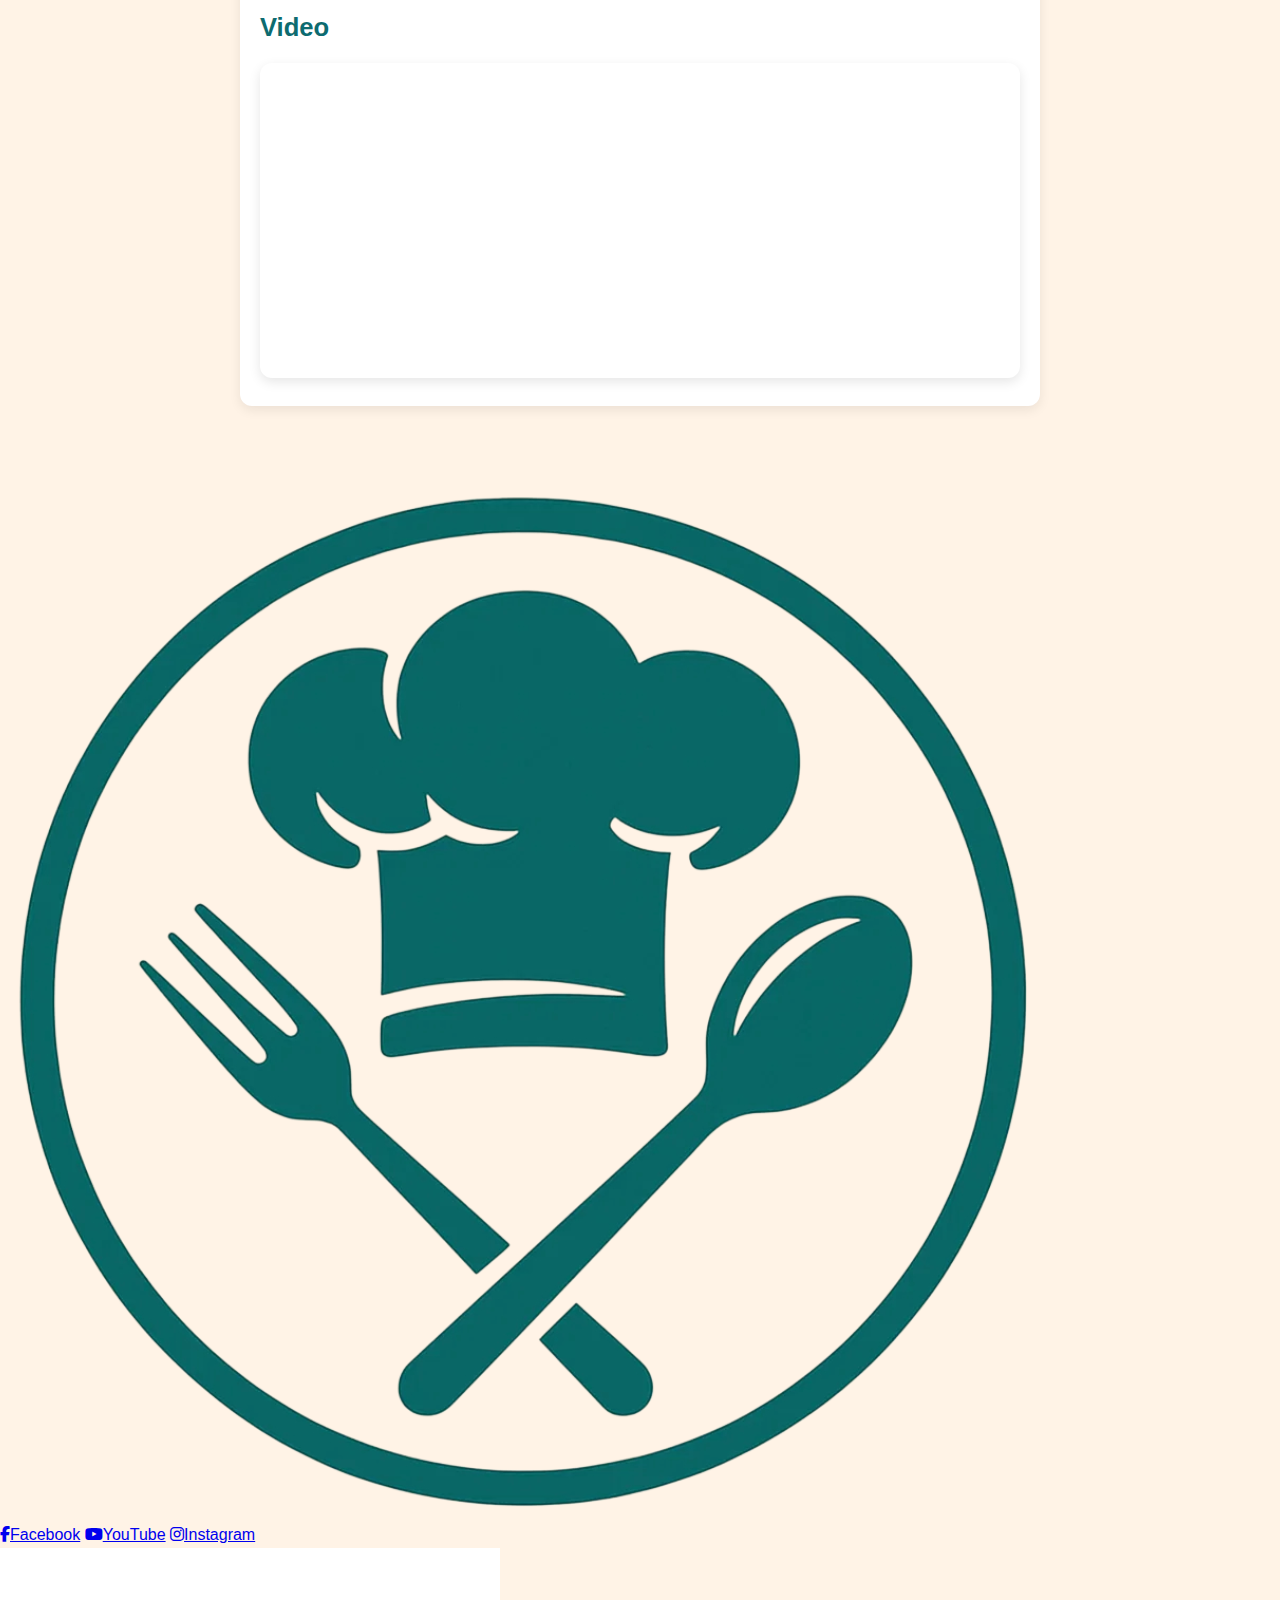
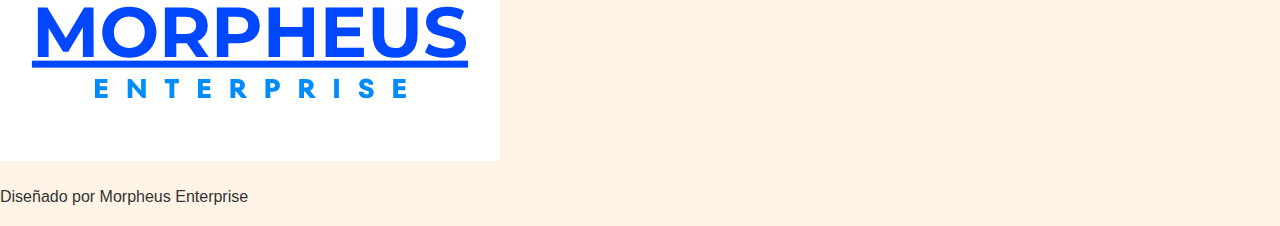
<file: recetas/receta1.html>
<!DOCTYPE html>
<html lang="es">

<head>
    <meta charset="UTF-8">
    <meta name="viewport" content="width=device-width, initial-scale=1.0">
    <title>Arroz frito con huevo</title>
    <link href="https://fonts.googleapis.com/css2?family=Poppins&display=swap" rel="stylesheet">
    <!--FAVICON-->
    <link rel="icon" href="/images/transparenticonmini.png">
    <link rel="stylesheet" href="https://cdnjs.cloudflare.com/ajax/libs/font-awesome/6.5.0/css/all.min.css">
    <link rel="stylesheet" href="/css/styles.css">
    <link rel="stylesheet" href="/css/receta1.css">
</head>

<body>
    <header id="header">
        <h1 id="headerTitle"><img src="/images/transparentlogo.png" alt="Icono de la pagina" class="titleIcon">Arroz con
            huevo</h1>
        <nav id="nav">
            <ul class="navList">
                <li class="navItem"><a href="/index.html" id="home">Inicio</a></li>
                <li class="navItem"><a href="/pages/recetas.html" id="recipes">Recetas</a></li>
                <li class="navItem"><a href="/pages/nosotros.html" id="us">Nosotros</a></li>
            </ul>
        </nav>
    </header>
    <main>
        <!-- Título principal -->
        <h1 id="tituloR1">Cómo hacer arroz frito con huevo</h1>

        <!-- Ingredientes -->
        <section id="ingredientes">
            <h2>Ingredientes</h2>
            <button class="toggle-btn" aria-controls="lista-ingredientes" aria-expanded="true">
                Mostrar / Ocultar
            </button>
            <ul id="lista-ingredientes" class="ingredientes-list">
                <li>1 taza de arroz</li>
                <li>2 tazas de agua</li>
                <li>1 huevo</li>
                <li>Sal al gusto</li>
                <li>Chorrito de aceite</li>
                <li>Opcional: queso, tomate, cilantro</li>
            </ul>
        </section>

        <!-- Pasos -->
        <section id="pasos">
            <h2>Pasos</h2>
            <button class="toggle-btn" aria-controls="lista-pasos" aria-expanded="false">
                Mostrar / Ocultar
            </button>
            <div id="lista-pasos" class="pasos-list" hidden>
                <article class="paso" data-error="No lavar el arroz puede dejarlo arenoso.">
                    <div class="paso-header">
                        <p>Enjuaga el arroz como si lavaras tus pecados culinarios.</p>
                        <button class="error-btn">Advertencia</button>
                    </div>
                    <p class="mensaje-error" hidden></p>
                </article>

                <article class="paso" data-error="Si olvidas la sal, quedará sin sabor.">
                    <div class="paso-header">
                        <p>Agrega arroz, agua y sal a la olla.</p>
                        <button class="error-btn">Advertencia</button>
                    </div>
                    <p class="mensaje-error" hidden></p>
                </article>

                <article class="paso" data-error="Si te distraes, se quema.">
                    <div class="paso-header">
                        <p>Deja hervir y tapa cuando el agua se consuma.</p>
                    <button class="error-btn">Advertencia</button>
                    </div>
                    <p class="mensaje-error" hidden></p>
                </article>

                <article class="paso" data-error="Si cae cáscara, tendrás calcio extra.">
                    <div class="paso-header">
                        <p>Fríe el huevo con un chorrito de aceite.</p>
                    <button class="error-btn">Advertencia</button>
                    </div>
                    <p class="mensaje-error" hidden></p>
                </article>

                <article class="paso" data-error="Si usas demasiado aceite, el huevo nada.">
                    <div class="paso-header">
                        <p>Sirve el arroz y coloca el huevo encima.</p>
                    <button class="error-btn">Advertencia</button>
                    </div>
                    <p class="mensaje-error" hidden></p>
                </article>
            </div>
        </section>

        <!-- Consejos -->
        <section id="consejos">
            <h2>Consejos</h2>
            <ul class="consejos-list">
                <li>Agrega mantequilla para más sabor.</li>
                <li>Decora con una hoja de cilantro.</li>
                <li>Puedes acompañarlo con aguacate o atún.</li>
                <li>No olvides tomar la foto para Instagram.</li>
            </ul>
        </section>

        <!-- Video -->
        <section id="video">
            <h2>Video</h2>
            <iframe width="560" height="315" src="https://www.youtube.com/embed/Wnas8CtHJtA?si=gyKDzDShReVGi8_4"
                title="YouTube video player" frameborder="0"
                allow="accelerometer; autoplay; clipboard-write; encrypted-media; gyroscope; picture-in-picture; web-share"
                referrerpolicy="strict-origin-when-cross-origin" allowfullscreen></iframe>
        </section>
    </main>

    <footer id="footer">
        <div class="containerFooter">
            <div class="footerLeft">
                <img src="/images/transparentseclogo.png" alt="Logo sabor del dia" class="footerLogo">
                <div class="socialLinks">
                    <a target="_blank" href="https://www.facebook.com/henrycavill"><i
                            class="fab fa-facebook-f"></i>Facebook</a>
                    <a target="_blank" href="https://www.youtube.com/"><i class="fab fa-youtube"></i>YouTube</a>
                    <a target="_blank" href="https://www.instagram.com/henrycavill/"><i
                            class="fab fa-instagram"></i>Instagram</a>
                </div>
            </div>
            <div class="footerRight">
                <img src="/images/morpheusLogo.png" alt="Logo Morpheus" class="morpheusLogo">
                <p class="credit">Diseñado por Morpheus Enterprise</p>
            </div>
        </div>
    </footer>
    <script src="/js/receta1.js"></script>
</body>

</html>
</file>
<file: css/styles.css>
body {
    margin: 0;
    font-family: 'Poppins', sans-serif;
    background-color: #fffaf3;
}

/*cabecera*/
#header {
    background-color: #25855a;
    color: white;
    display: flex;
    flex-wrap: wrap;
    justify-content: space-between;
    align-items: center;
    padding: 25px 30px;
    gap: 15px;
}

/*titulo de la pagina*/
#headerTitle {
    font-size: 1.5rem;
    margin: 0;
    flex: 1 1 auto;
}

/*barra de navegacion*/
#nav .navList {
    list-style: none;
    display: flex;
    flex-wrap: wrap;
    gap: 10px;
    margin: 0;
    padding: 0;
}

#nav .navItem {
    margin: 0 10px;
}

#nav .navItem a {
    color: white;
    text-decoration: none;
    font-weight: 500;
    padding: 5px 10px;
    border-radius: 5px;
    transition: background-color 0.3s;
}

#nav .navItem a:hover {
    background-color: #51b04a;
}

/*barra de busqueda*/
#searchForm {
    display: flex;
    flex: 1 1 250px;
}

#searchInput {
    flex: 1 1 auto;
    padding: 5px 10px;
    border: none;
    border-radius: 5px 0 0 5px;
}

#searchBtn {
    background-color: #0dac17;
    border: none;
    color: white;
    padding: 5px 15px;
    border-radius: 0 5px 5px 0;
    cursor: pointer;
    transition: background-color 0.3s;
}

#searchBtn:hover {
    background-color: #36ca20;
}
/*contenedor de bienvenida*/
#welcome{
    position: relative;
    width: 100%;
    overflow: hidden;
}
/*imagen*/
#welcomeImg{
    width: 100%;
    height: auto;
    display: block;
}
/*el banner*/
.bannerText{
    position: absolute;
    top: 50%;
    left: 50%;
    transform: translate(-50%, -50%);
    color: white;
    text-align: center;
    background-color: rgba(0, 0, 0, 0.4);
    padding: 20px;
    border-radius: 10px;
}
.bannerText h2{
    font-size: 2rem;
    margin-bottom: 10px;
}
.bannerText p{
    font-size: 1.2rem;
    margin: 0;
}
/*tarjetas de informacion*/
#sectionCards{
    display: flex;
    flex-wrap: wrap;
    align-items: center;
    justify-content: center;
    gap: 30px;
    padding: 40px 20px;
    background-color: #fff3e6;
}
.textCards{
    flex: 1 1 300px;
    max-width: 600px;
    color: #4a2c20;
}
.textCards h2{
    font-size: 2rem;
    margin-bottom: 15px;
}
.textCards p{
    font-size: 1.1rem;
    line-height: 1.6;
}
.imgCards{
    flex: 1 1 300px;
    max-width: 500px;
}
.imgCards img{
    width: 100%;
    height: auto;
    border-radius: 10px;
    box-shadow: 0 4px 10px rgba(0, 0, 0, 0.2);
}

/*VALORES*/
#values{
    background-color: #fffaf3;
    padding: 40px 20px;
    text-align: center;
}
.valuesTitle{
    font-size: 2rem;
    color: #4a2c20;
    margin-bottom: 30px;
}
.containerValues{
    display: flex;
    flex-wrap: wrap;
    justify-content: center;
    gap: 30px;
}
.valueCard{
    flex: 1 1 250px;
    max-width: 300px;
    background-color: white;
    border-radius: 10px;
    padding: 20px;
    box-shadow: 0 4px 10px rgba(0, 0, 0, 0.1);
}
.valueCard img{
    width: 270px;
    height: auto;
    margin-bottom: 15px;
    border-radius: 10px;
}
.valueCard h3{
    font-size: 1.3rem;
    color: #25855a;
    margin-bottom: 10px;
}
.valueCard p{
    font-size: 1rem;
    color: #4a2c20;
    line-height: 1.5;
}
/*CATEGORIAS*/
#categories{
    background-color: #fff3e6;
    padding: 40px 20px;
    text-align: center;
}
.categoriesTitle{
    font-size: 2rem;
    color: #4a2c20;
    margin-bottom: 30px;
}
.categoriesGrid{
    display: flex;
    flex-wrap: wrap;
    justify-content: center;
    gap: 30px;
}
.categoryCard{
    flex: 1 1 200px;
    max-width: 250px;
    background-color: white;
    border-radius: 10px;
    padding: 20px;
    box-shadow: 0 4px 10px rgba(0, 0, 0, 0.1);
    transition: transform 0.3s;
}
.categoryCard:hover{
    transform: scale(1.05);
}
.categoryCard img{
    width: 60px;
    height: auto;
    margin-bottom: 15px;
}
.categoryCard h3{
    font-size: 1.2rem;
    color: #ff6f20;
    margin-bottom: 10px;
}
.categoryCard p{
    font-size: 1rem;
    color: #4a2c20;
    line-height: 1.4;
}
</file>
<file: css/receta1.css>
/*Tipografía y base*/
body {
    font-family: 'Segoe UI', Roboto, sans-serif;
    background: #fff3e6;
    color: #333;
    margin: 0;
    padding: 0;
    line-height: 1.6;
}

main {
    max-width: 800px;
    margin: 40px auto;
    padding: 20px;
}

/* Encabezados */
#tituloR1 {
    text-align: center;
    font-size: 2.2rem;
    color: #0d6b70;
    margin-bottom: 30px;
}

h2 {
    font-size: 1.6rem;
    color: #0d6b70;
    margin-bottom: 15px;
}

/* Secciones */
section {
    background: #fff;
    padding: 20px;
    margin-bottom: 25px;
    border-radius: 12px;
    box-shadow: 0 4px 12px rgba(0, 0, 0, 0.08);
    transition: transform 0.2s ease;
}

section:hover {
    transform: translateY(-2px);
}

/*botones genrales*/
.toggle-btn,
.error-btn {
    background: #0d6b70;
    color: #fff;
    border: none;
    padding: 8px 14px;
    border-radius: 6px;
    cursor: pointer;
    font-weight: 500;
    transition: background 0.3s ease;
    margin-left: 10px;
    flex-shrink: 0;
}

.toggle-btn:hover,
.error-btn:hover {
    background-color: #36ca20;
}

/* Listas */
.ingredientes-list,
.consejos-list {
    list-style: disc inside;
    padding-left: 10px;
    margin-top: 10px;
}

.ingredientes-list li,
.consejos-list li {
    margin: 6px 0;
}

/* Pasos */
.pasos-list {
    margin-top: 15px;
}

.paso {
    display: flex;
    flex-direction: column;
    background: #fafafa;
    border: 1px solid #ddd;
    border-radius: 10px;
    padding: 15px;
    margin-bottom: 20px;
}

.imagen-paso {
    width: 100%;
    max-width: 500px;
    height: auto;
    border-radius: 12px;
    margin-top: 12px;
    box-shadow: 0 4px 12px rgba(0, 0, 0, 0.15);
    object-fit: cover;
}

/* Fila con texto y botón */
.paso-header {
    display: flex;
    justify-content: space-between;
    align-items: center;
}

/*texto*/
.paso-header p {
    margin: 0;
    flex: 1;
}

.paso p {
    margin: 0;
    flex: 1;
}

/*mensajes de error*/
.mensaje-error {
    color: #d32f2f;
    font-weight: bold;
    padding-top: 10px;
    margin-top: 8px;
    font-size: 0.95rem;
}

/*Video*/
iframe {
    width: 100%;
    border-radius: 12px;
    box-shadow: 0 4px 12px rgba(0, 0, 0, 0.1);
}
</file>
<file: css/formulario.css>
/* COMENTARIOS - MEJORADO */
.comentarios-container {
    max-width: min(95vw, 750px);
    margin: 0 auto;
    width: 100%;
}

.comentario-form {
    background: white;
    padding: clamp(0.75rem, 3vw, 1.5rem);
    border-radius: clamp(0.375rem, 1.5vw, 0.625rem);
    box-shadow: 0 2px 10px rgba(0, 0, 0, 0.1);
    margin-bottom: clamp(1rem, 4vw, 2rem);
    width: 93.5%;
}

.comentario-form h3 {
    font-size: clamp(0.9rem, 3vw, 1.25rem);
    color: #2c3e50;
    margin-bottom: clamp(0.75rem, 2.5vw, 1.25rem);
    text-align: center;
    word-break: break-word;
}

/* Sistema de valoración */
.stars-container {
    display: flex;
    flex-direction: column;
    align-items: center;
    gap: clamp(0.25rem, 1.25vw, 0.625rem);
    margin-bottom: clamp(0.75rem, 2.5vw, 1.25rem);
}

.stars {
    display: flex;
    gap: clamp(0.125rem, 0.75vw, 0.375rem);
    font-size: clamp(1.25rem, 4vw, 2rem);
    cursor: pointer;
    flex-wrap: wrap;
    justify-content: center;
}

.star {
    color: #ffb300;
    transition: all 0.2s ease;
    min-width: 1em;
}

.rating-text {
    font-size: clamp(0.75rem, 2.25vw, 0.9rem);
    color: #666;
    font-weight: 500;
    text-align: center;
    min-height: 1.5em;
}

/* Formulario comentarios */
.comment-form {
    display: grid;
    grid-template-columns: 1fr;
    gap: clamp(0.5rem, 2vw, 1rem);
}

.form-group {
    display: grid;
    grid-template-columns: 1fr;
    gap: clamp(0.125rem, 0.75vw, 0.375rem);
}

.form-group label {
    font-size: clamp(0.75rem, 2.25vw, 0.9rem);
    color: #2c3e50;
    font-weight: 500;
}

.form-group input,
.form-group textarea {
    padding: clamp(0.375rem, 1.25vw, 0.625rem);
    border: 1px solid #ddd;
    border-radius: clamp(0.1875rem, 0.75vw, 0.375rem);
    font-size: clamp(0.75rem, 2.25vw, 0.9rem);
    width: 100%;
    min-width: 0;
}

.submit-btn {
    padding: clamp(0.375rem, 1.25vw, 0.625rem) clamp(0.75rem, 2.5vw, 1.25rem);
    background: #0d6b70;
    color: white;
    border: none;
    border-radius: clamp(0.1875rem, 0.75vw, 0.375rem);
    font-size: clamp(0.8rem, 2.5vw, 0.95rem);
    font-weight: 500;
    cursor: pointer;
    justify-self: center;
    min-width: min(100%, 180px);
}

/* Lista comentarios */
.comentarios-list {
    background: white;
    padding: clamp(0.75rem, 3vw, 1.5rem);
    border-radius: clamp(0.375rem, 1.5vw, 0.625rem);
    box-shadow: 0 2px 10px rgba(0, 0, 0, 0.1);
}

.comentario-item {
    padding: clamp(0.5rem, 2vw, 1rem);
    border-bottom: 1px solid #eee;
    margin-bottom: clamp(0.5rem, 2vw, 1rem);
}

.comentario-header {
    display: flex;
    flex-wrap: wrap;
    align-items: center;
    gap: clamp(0.25rem, 1.25vw, 0.625rem);
    margin-bottom: clamp(0.25rem, 1.25vw, 0.625rem);
}

.comentario-autor {
    font-size: clamp(0.8rem, 2.5vw, 1rem);
    color: #2c3e50;
    font-weight: 600;
}

.comentario-rating {
    display: flex;
    gap: clamp(0.0625rem, 0.375vw, 0.1875rem);
    font-size: clamp(0.8rem, 2.5vw, 1rem);
}

.comentario-text {
    font-size: clamp(0.75rem, 2.25vw, 0.9rem);
    line-height: 1.4;
    color: #555;
    margin-bottom: clamp(0.25rem, 1.25vw, 0.625rem);
}

.comentario-fecha {
    font-size: clamp(0.7rem, 1.75vw, 0.85rem);
    color: #888;
}

/* Estilo para las estrellas en los comentarios */
.comentario-rating .star {
    color: #ddd;
    font-size: clamp(0.8rem, 2vw, 0.9rem);
}

.comentario-rating .star.filled {
    color: #ffb300;
}

/* Transición suave para nuevos comentarios */
.comentario-item {
    transition: opacity 0.3s ease, transform 0.3s ease;
}

/* Mejorar el contraste del botón de enviar */
.submit-btn {
    background: #0d6b70;
    color: white;
    border: none;
    border-radius: clamp(0.1875rem, 0.75vw, 0.375rem);
    font-size: clamp(0.8rem, 2.5vw, 0.95rem);
    font-weight: 500;
    cursor: pointer;
    padding: clamp(0.375rem, 1.25vw, 0.625rem) clamp(0.75rem, 2.5vw, 1.25rem);
    transition: background 0.3s ease, transform 0.2s ease;
    min-width: min(100%, 180px);
}

.submit-btn:hover {
    background: #095c61;
    transform: translateY(-2px);
}

.submit-btn:active {
    transform: translateY(0);
}
</file>
<file: css/galeria.css>
/* --- Estilos Generales --- */
section {
    padding: 10px;
    background: #f5f5f5;
    font-family: Arial, sans-serif;
    text-align: center;
}

h2 {
    margin-bottom: 20px;
    color: #333;
}

/* Configuración base de la galería (Grid) */
.gallery {
    display: grid;
    gap: 20px;
    width: 100%;
    max-width: 1200px;
    margin: 0 auto 20px auto; /* Margen abajo para separar secciones */
    /* Altura fija de filas para asegurar alineación */
    grid-auto-rows: 250px; 
}

/* Estilos de las imágenes */
.gallery img {
    width: 100%;
    height: 100%;
    object-fit: cover;
    border-radius: 10px;
    transition: transform 0.3s ease, filter 0.4s ease;
    cursor: pointer;
}

.gallery img:hover {
    transform: scale(1.03);
    filter: brightness(1.1);
    box-shadow: 0 10px 20px rgba(0,0,0,0.2);
    z-index: 1; /* Para que al hacer zoom quede encima */
}

/* --- DISEÑO 1: Laterales Altos, Centro Dividido --- */
/* Estructura: Columna 1 y 3 altas. Columna 2 dividida */
.layout-1 {
    grid-template-columns: 1fr 1fr 1fr;
}

/* Imagen 1 (Izquierda): Ocupa 2 filas */
.layout-1 img:nth-child(1) {
    grid-column: 1;
    grid-row: 1 / span 2;
}

/* Imagen 2 (Centro Arriba) */
.layout-1 img:nth-child(2) {
    grid-column: 2;
    grid-row: 1;
}

/* Imagen 3 (Centro Abajo) */
.layout-1 img:nth-child(3) {
    grid-column: 2;
    grid-row: 2;
}

/* Imagen 4 (Derecha): Ocupa 2 filas */
.layout-1 img:nth-child(4) {
    grid-column: 3;
    grid-row: 1 / span 2;
}

/* --- DISEÑO 2: Laterales Divididos, Centro Alto --- */
/* Estructura: Columna 1 y 3 divididas. Columna 2 alta */
.layout-2 {
    /* Hacemos la columna del centro un poco más ancha (1.5fr) para destacar */
    grid-template-columns: 1fr 1.5fr 1fr; 
}

/* Imagen 1 (Izquierda Arriba) */
.layout-2 img:nth-child(1) {
    grid-column: 1;
    grid-row: 1;
}

/* Imagen 2 (Izquierda Abajo) */
.layout-2 img:nth-child(2) {
    grid-column: 1;
    grid-row: 2;
}

/* Imagen 3 (Centro): Ocupa 2 filas - ES LA GRANDE */
.layout-2 img:nth-child(3) {
    grid-column: 2;
    grid-row: 1 / span 2;
    width: 100%;
    height: 100%; 
    object-fit: cover;
}

/* Imagen 4 (Derecha Arriba) */
.layout-2 img:nth-child(4) {
    grid-column: 3;
    grid-row: 1;
}

/* Imagen 5 (Derecha Abajo) */
.layout-2 img:nth-child(5) {
    grid-column: 3;
    grid-row: 2;
}

/* --- Responsive (Móviles) --- */
@media (max-width: 800px) {
    .gallery {
        grid-template-columns: 3fr; /* Todo a 1 columna */
        grid-auto-rows: 300px;
    }
    
    /* Reseteamos posiciones para que se apilen normal en móvil */
    .layout-1 img, .layout-2 img {
        grid-column: auto !important;
        grid-row: auto !important;
    }
}
</file>
